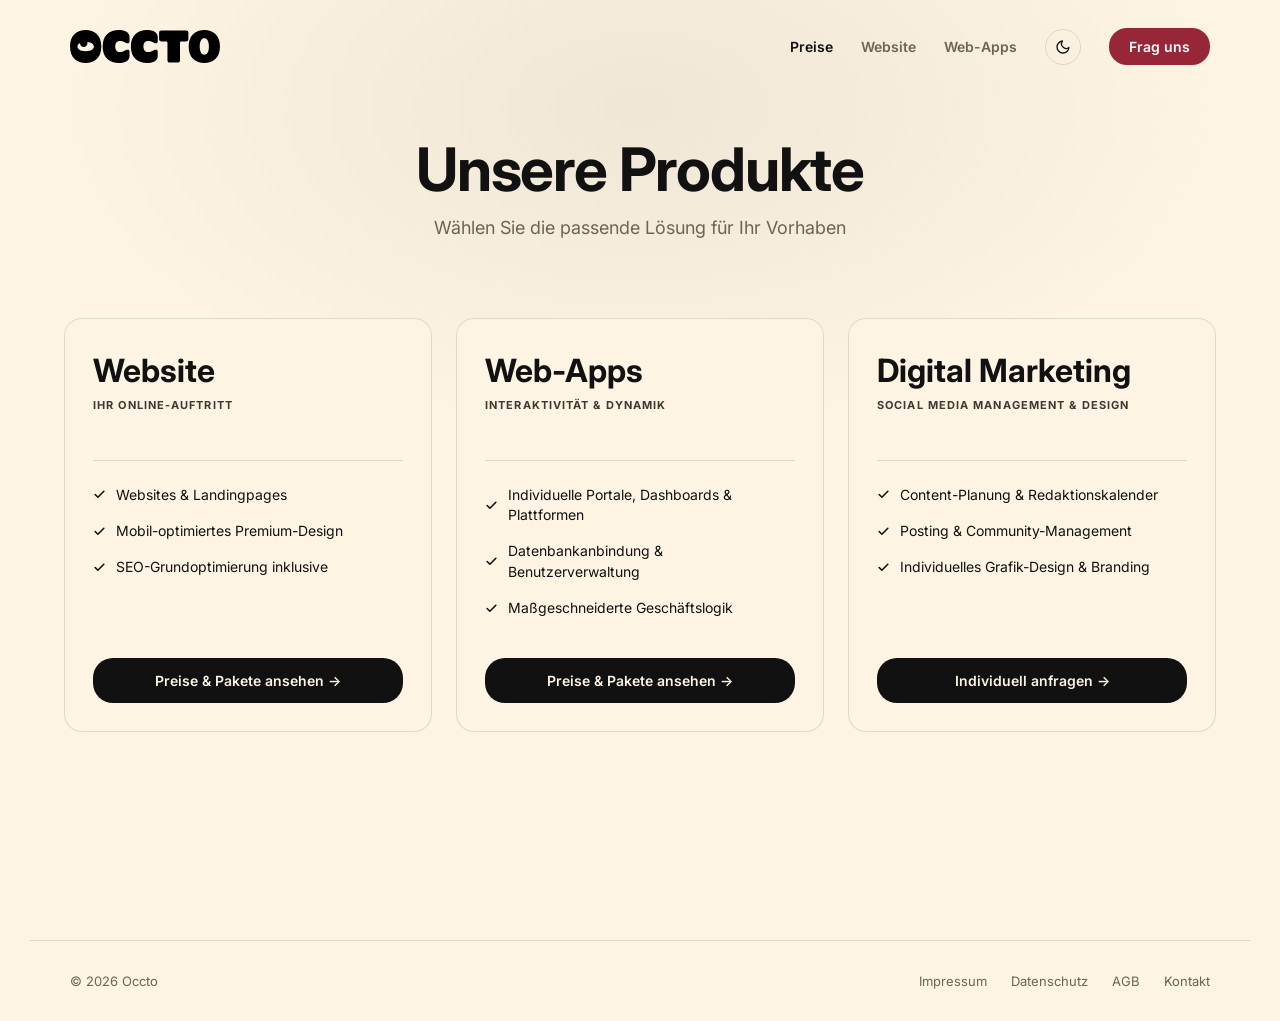
<file: index.html>
<!DOCTYPE html>
<html lang="de">

<head>
  <meta charset="UTF-8" />
  <script>
    if (localStorage.getItem('occto-theme') === 'dark') document.documentElement.setAttribute('data-theme', 'dark');
  </script>
  <meta name="viewport" content="width=device-width, initial-scale=1.0" />
  <title>Occto – Unsere Produkte</title>
  <link rel="preconnect" href="https://fonts.googleapis.com">
  <link rel="preconnect" href="https://fonts.gstatic.com" crossorigin>
  <link href="https://fonts.googleapis.com/css2?family=Inter:wght@400;500;600;700&display=swap" rel="stylesheet">
  <link rel="stylesheet" href="shared-assets/style.css?v=7">
  <style>
    .product-grid .plan-name {
      font-size: 32px;
    }

    .product-grid .card.pop {
      background: var(--card);
    }

    .hero-container {
      padding: 8px 24px;
    }

    @media(max-width:640px) {
      .hero-container {
        padding: 64px 16px 8px;
      }
    }
  </style>
</head>

<body class="clean">
  <section data-locked id="root">
    <div class="vignette"></div>
    <canvas class="particles" id="particles"></canvas>

    <header class="site-nav">
      <a href="index.html" aria-label="Occto Startseite">
        <img class="site-nav-logo logo-light" src="shared-assets/occto-logo-black.svg" alt="Occto" />
        <img class="site-nav-logo logo-dark" src="shared-assets/occto-logo-white.svg" alt="Occto" />
      </a>
      <button class="nav-burger" type="button" onclick="toggleMobileNav()" aria-label="Menü öffnen">
        <svg xmlns="http://www.w3.org/2000/svg" viewBox="0 0 24 24" fill="none" stroke="currentColor" stroke-width="2" stroke-linecap="round" stroke-linejoin="round"><line x1="3" y1="6" x2="21" y2="6" /><line x1="3" y1="12" x2="21" y2="12" /><line x1="3" y1="18" x2="21" y2="18" /></svg>
      </button>
      <nav class="site-nav-links" id="navLinks">
        <a href="index.html" class="nav-link is-active">Preise</a>
        <a href="product-website/" class="nav-link">Website</a>
        <a href="product-webapp/" class="nav-link">Web-Apps</a>
        <button class="theme-toggle" type="button" onclick="toggleTheme()" aria-label="Theme wechseln">
          <svg class="icon-sun" xmlns="http://www.w3.org/2000/svg" viewBox="0 0 24 24" fill="none" stroke="currentColor" stroke-width="2" stroke-linecap="round" stroke-linejoin="round"><circle cx="12" cy="12" r="4" /><path d="M12 2v2M12 20v2M4.93 4.93l1.41 1.41M17.66 17.66l1.41 1.41M2 12h2M20 12h2M6.34 17.66l-1.41 1.41M19.07 4.93l-1.41 1.41" /></svg>
          <svg class="icon-moon" xmlns="http://www.w3.org/2000/svg" viewBox="0 0 24 24" fill="none" stroke="currentColor" stroke-width="2" stroke-linecap="round" stroke-linejoin="round"><path d="M21 12.79A9 9 0 1 1 11.21 3 7 7 0 0 0 21 12.79Z" /></svg>
        </button>
        <button class="nav-cta" type="button" onclick="openContactModal()">Frag uns</button>
      </nav>
    </header>

    <div class="container hero-container"
      style="display: flex; flex-direction: column; min-height: calc(100vh - 160px); justify-content: center;">
      <div class="head" style="margin-bottom: 56px;">
        <h1 class="title">Unsere Produkte</h1>
        <p class="subtitle" style="opacity: 0; transform: translateY(8px); animation: sIn .6s ease .26s forwards;">
          Wählen Sie die passende Lösung für Ihr Vorhaben
        </p>
      </div>

      <div class="grid product-grid" id="grid">
        <!-- Webseiten Teaser -->
        <div class="card" style="animation-delay: 0.32s; display: flex; flex-direction: column;">
          <h3 class="plan-name">Website</h3>
          <p class="plan-concept">Ihr Online-Auftritt</p>

          <div class="divider"></div>

          <ul class="feat" style="margin-bottom: 40px;">
            <li>
              <span class="check">
                <svg xmlns="http://www.w3.org/2000/svg" viewBox="0 0 24 24" fill="none" stroke="currentColor"
                  stroke-width="3" stroke-linecap="round" stroke-linejoin="round" style="width: 13px; height: 13px;">
                  <polyline points="20 6 9 17 4 12" />
                </svg>
              </span>
              <span class="value">Websites &amp; Landingpages</span>
            </li>
            <li>
              <span class="check">
                <svg xmlns="http://www.w3.org/2000/svg" viewBox="0 0 24 24" fill="none" stroke="currentColor"
                  stroke-width="3" stroke-linecap="round" stroke-linejoin="round" style="width: 13px; height: 13px;">
                  <polyline points="20 6 9 17 4 12" />
                </svg>
              </span>
              <span class="value">Mobil-optimiertes Premium-Design</span>
            </li>
            <li>
              <span class="check">
                <svg xmlns="http://www.w3.org/2000/svg" viewBox="0 0 24 24" fill="none" stroke="currentColor"
                  stroke-width="3" stroke-linecap="round" stroke-linejoin="round" style="width: 13px; height: 13px;">
                  <polyline points="20 6 9 17 4 12" />
                </svg>
              </span>
              <span class="value">SEO-Grundoptimierung inklusive</span>
            </li>
          </ul>

          <a href="./product-website/" class="btn btn-primary">
            Preise &amp; Pakete ansehen &rarr;
          </a>
        </div>

        <!-- Web-Apps Teaser -->
        <div class="card" style="animation-delay: 0.4s; display: flex; flex-direction: column;">
          <h3 class="plan-name">Web-Apps</h3>
          <p class="plan-concept">Interaktivität &amp; Dynamik</p>

          <div class="divider"></div>

          <ul class="feat" style="margin-bottom: 40px;">
            <li>
              <span class="check">
                <svg xmlns="http://www.w3.org/2000/svg" viewBox="0 0 24 24" fill="none" stroke="currentColor"
                  stroke-width="3" stroke-linecap="round" stroke-linejoin="round" style="width: 13px; height: 13px;">
                  <polyline points="20 6 9 17 4 12" />
                </svg>
              </span>
              <span class="value">Individuelle Portale, Dashboards &amp; Plattformen</span>
            </li>
            <li>
              <span class="check">
                <svg xmlns="http://www.w3.org/2000/svg" viewBox="0 0 24 24" fill="none" stroke="currentColor"
                  stroke-width="3" stroke-linecap="round" stroke-linejoin="round" style="width: 13px; height: 13px;">
                  <polyline points="20 6 9 17 4 12" />
                </svg>
              </span>
              <span class="value">Datenbankanbindung &amp; Benutzerverwaltung</span>
            </li>
            <li>
              <span class="check">
                <svg xmlns="http://www.w3.org/2000/svg" viewBox="0 0 24 24" fill="none" stroke="currentColor"
                  stroke-width="3" stroke-linecap="round" stroke-linejoin="round" style="width: 13px; height: 13px;">
                  <polyline points="20 6 9 17 4 12" />
                </svg>
              </span>
              <span class="value">Maßgeschneiderte Geschäftslogik</span>
            </li>
          </ul>

          <a href="./product-webapp/" class="btn btn-primary">
            Preise &amp; Pakete ansehen &rarr;
          </a>
        </div>

        <!-- Digital Marketing Teaser -->
        <div class="card" style="animation-delay: 0.48s; display: flex; flex-direction: column;">
          <h3 class="plan-name">Digital Marketing</h3>
          <p class="plan-concept">Social Media Management &amp; Design</p>

          <div class="divider"></div>

          <ul class="feat" style="margin-bottom: 40px;">
            <li>
              <span class="check">
                <svg xmlns="http://www.w3.org/2000/svg" viewBox="0 0 24 24" fill="none" stroke="currentColor"
                  stroke-width="3" stroke-linecap="round" stroke-linejoin="round" style="width: 13px; height: 13px;">
                  <polyline points="20 6 9 17 4 12" />
                </svg>
              </span>
              <span class="value">Content-Planung &amp; Redaktionskalender</span>
            </li>
            <li>
              <span class="check">
                <svg xmlns="http://www.w3.org/2000/svg" viewBox="0 0 24 24" fill="none" stroke="currentColor"
                  stroke-width="3" stroke-linecap="round" stroke-linejoin="round" style="width: 13px; height: 13px;">
                  <polyline points="20 6 9 17 4 12" />
                </svg>
              </span>
              <span class="value">Posting &amp; Community-Management</span>
            </li>
            <li>
              <span class="check">
                <svg xmlns="http://www.w3.org/2000/svg" viewBox="0 0 24 24" fill="none" stroke="currentColor"
                  stroke-width="3" stroke-linecap="round" stroke-linejoin="round" style="width: 13px; height: 13px;">
                  <polyline points="20 6 9 17 4 12" />
                </svg>
              </span>
              <span class="value">Individuelles Grafik-Design &amp; Branding</span>
            </li>
          </ul>

          <button type="button" class="btn btn-primary" onclick="openContactModal()">
            Individuell anfragen &rarr;
          </button>
        </div>
      </div>
    </div>
  </section>

  <footer class="site-footer">
    <p class="footer-copy">&copy; 2026 Occto</p>
    <nav class="footer-links">
      <a href="impressum.html">Impressum</a>
      <a href="datenschutz.html">Datenschutz</a>
      <a href="agb.html">AGB</a>
      <button type="button" onclick="openContactModal()">Kontakt</button>
    </nav>
  </footer>

  <div class="modal-overlay" id="contactModal" hidden>
    <div class="modal-box" role="dialog" aria-modal="true" aria-labelledby="modalTitle">
      <button class="modal-close" id="modalClose" type="button" aria-label="Schließen">
        <svg xmlns="http://www.w3.org/2000/svg" viewBox="0 0 24 24" fill="none" stroke="currentColor" stroke-width="2" stroke-linecap="round" stroke-linejoin="round"><line x1="18" y1="6" x2="6" y2="18" /><line x1="6" y1="6" x2="18" y2="18" /></svg>
      </button>
      <h3 id="modalTitle">Jetzt anfragen</h3>
      <p class="modal-sub">Wir freuen uns auf Ihre Nachricht:</p>
      <div class="modal-contact">
        <p class="modal-name">Wesley Oliveira</p>
        <p class="modal-line"><span>Tel. oder WhatsApp:</span><a href="tel:+4917642772208">+49 176 42772208</a></p>
        <p class="modal-line"><span>E-Mail:</span><a href="mailto:wesley@occto.io">wesley@occto.io</a></p>
      </div>
    </div>
  </div>

  <script>
    // Contact modal
    const contactModal = document.getElementById("contactModal");
    const modalClose = document.getElementById("modalClose");
    function openContactModal() {
      contactModal.hidden = false;
    }
    function closeContactModal() {
      contactModal.hidden = true;
    }
    modalClose.addEventListener("click", closeContactModal);
    contactModal.addEventListener("click", e => {
      if (e.target === contactModal) closeContactModal();
    });
    document.addEventListener("keydown", e => {
      if (e.key === "Escape" && !contactModal.hidden) closeContactModal();
    });

    // Theme toggle
    function toggleTheme() {
      const html = document.documentElement;
      if (html.getAttribute("data-theme") === "dark") {
        html.removeAttribute("data-theme");
        localStorage.setItem("occto-theme", "light");
      } else {
        html.setAttribute("data-theme", "dark");
        localStorage.setItem("occto-theme", "dark");
      }
    }

    // Mobile nav
    function toggleMobileNav() {
      document.getElementById("navLinks").classList.toggle("is-open");
    }
    document.addEventListener("click", e => {
      const nav = document.getElementById("navLinks");
      const burger = document.querySelector(".nav-burger");
      if (nav.classList.contains("is-open") && !nav.contains(e.target) && !burger.contains(e.target)) {
        nav.classList.remove("is-open");
      }
    });

    // Reveal animations
    requestAnimationFrame(() => document.getElementById("root").classList.add("is-ready"));

    // Star background
    (function () {
      const canvas = document.getElementById("particles");
      const ctx = canvas.getContext("2d");
      function size() {
        const r = canvas.parentElement.getBoundingClientRect();
        const dpr = Math.min(window.devicePixelRatio || 1, 2);
        canvas.width = Math.floor(r.width * dpr);
        canvas.height = Math.floor(r.height * dpr);
        canvas.style.width = r.width + "px";
        canvas.style.height = r.height + "px";
        ctx.setTransform(dpr, 0, 0, dpr, 0, 0);
      }
      let stars = [], raf = 0;
      const make = (w, h) => ({
        x: Math.random() * w, y: Math.random() * h,
        r: Math.random() * 1.1 + 0.6,
        min: Math.random() * 0.15 + 0.1,
        max: Math.random() * 0.45 + 0.5,
        speed: Math.random() * 0.6 + 0.3,
        phase: Math.random() * Math.PI * 2
      });
      function init() {
        const w = canvas.width / (window.devicePixelRatio || 1);
        const h = canvas.height / (window.devicePixelRatio || 1);
        const count = Math.floor((w * h) / 6000);
        stars = [];
        for (let i = 0; i < count; i++) stars.push(make(w, h));
      }
      function draw(t) {
        const w = canvas.width / (window.devicePixelRatio || 1);
        const h = canvas.height / (window.devicePixelRatio || 1);
        ctx.clearRect(0, 0, w, h);
        const rgb = document.documentElement.getAttribute("data-theme") === "dark" ? "240,240,242" : "17,17,17";
        stars.forEach(s => {
          const o = s.min + (s.max - s.min) * (0.5 + 0.5 * Math.sin(t * 0.001 * s.speed + s.phase));
          ctx.fillStyle = `rgba(${rgb},${o})`;
          ctx.beginPath();
          ctx.arc(s.x, s.y, s.r, 0, Math.PI * 2);
          ctx.fill();
        });
        raf = requestAnimationFrame(draw);
      }
      size(); init(); requestAnimationFrame(draw);
      new ResizeObserver(() => { size(); init(); }).observe(canvas.parentElement);
    })();
  </script>
</body>

</html>
</file>
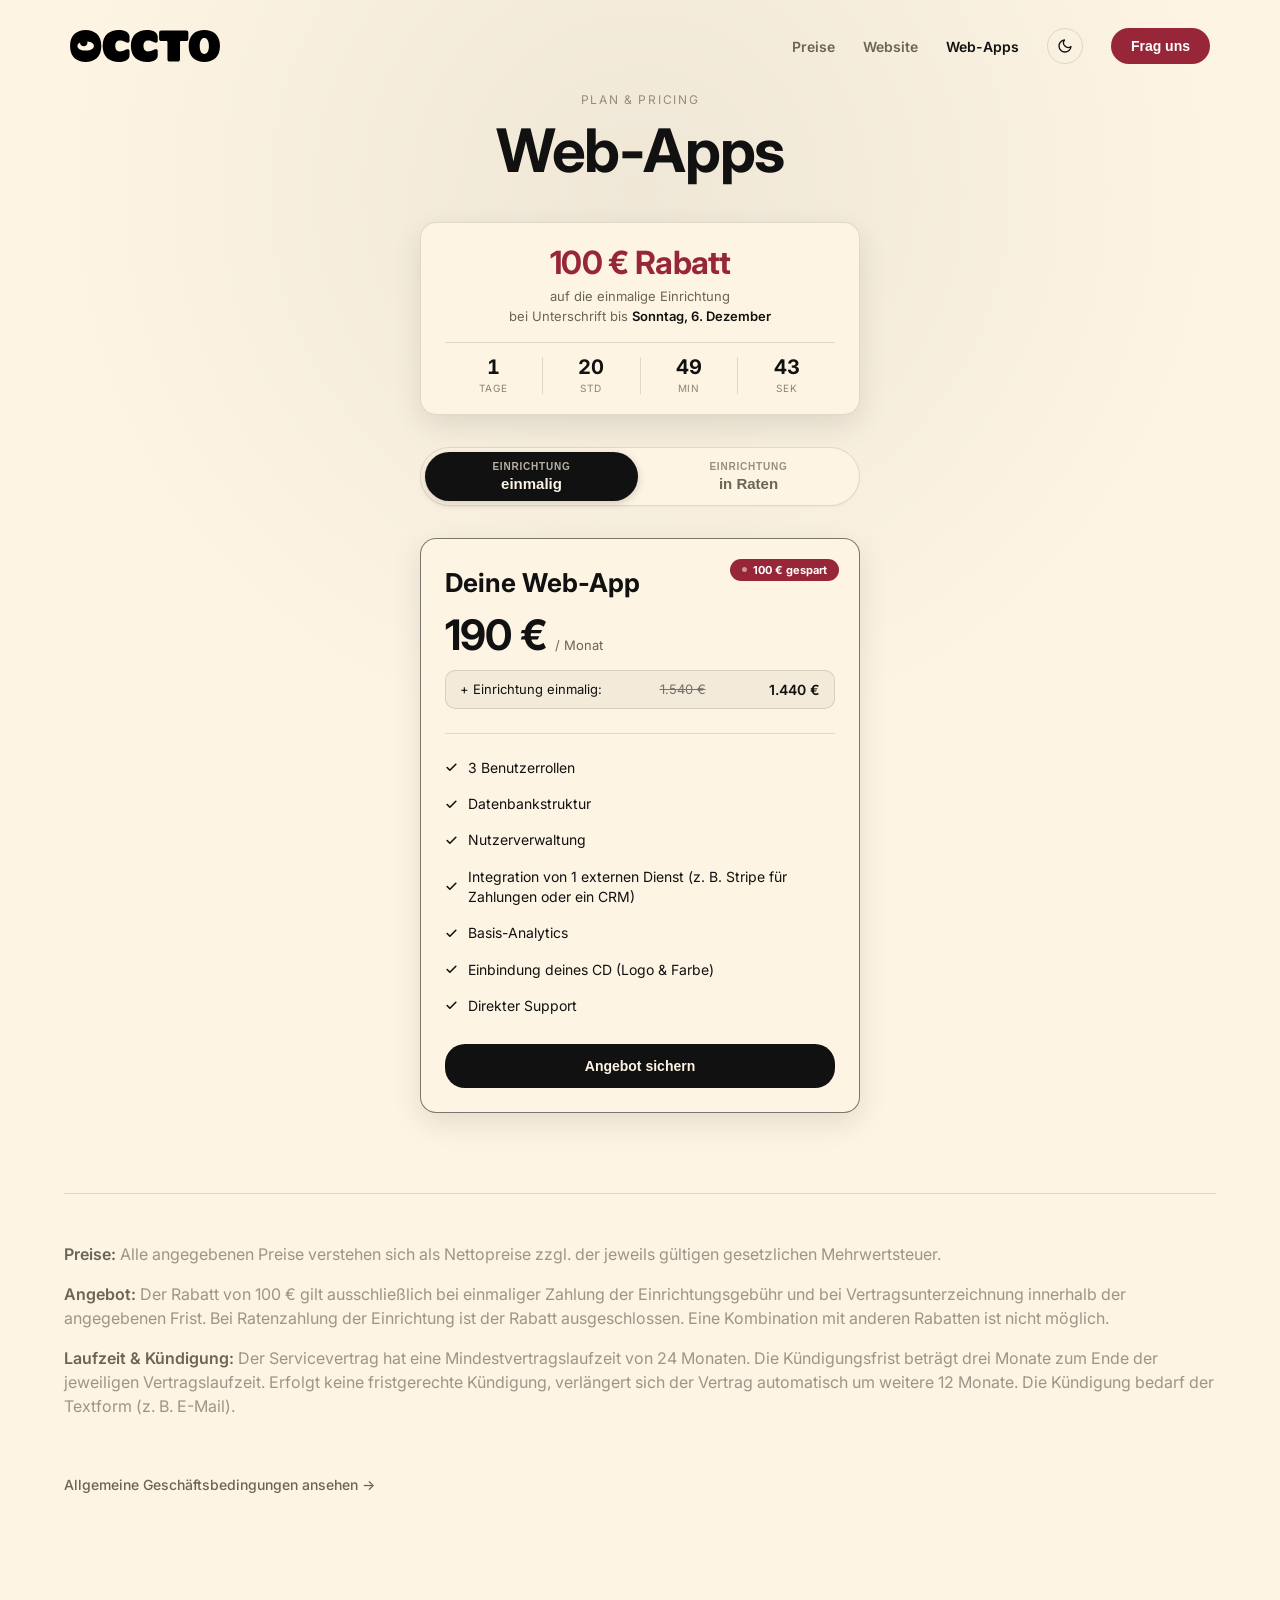
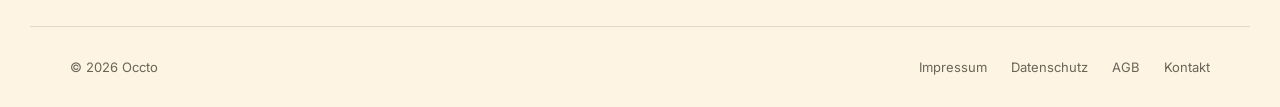
<file: product-webapp/index.html>
<!DOCTYPE html>
<html lang="de">

<head>
  <meta charset="UTF-8" />
  <script>
    if (localStorage.getItem('occto-theme') === 'dark') document.documentElement.setAttribute('data-theme', 'dark');
  </script>
  <meta name="viewport" content="width=device-width, initial-scale=1.0" />
  <title>Occto – Pricing</title>
  <link rel="preconnect" href="https://fonts.googleapis.com">
  <link rel="preconnect" href="https://fonts.gstatic.com" crossorigin>
  <link href="https://fonts.googleapis.com/css2?family=Inter:wght@400;500;600;700&display=swap" rel="stylesheet">
  <link rel="stylesheet" href="../shared-assets/style.css?v=4">
  <style>
    .grid.grid-single { grid-template-columns: 1fr; max-width: 420px; }
    .accent { color: #972738; }
    [data-theme="dark"] .accent { color: #e0607a; }
    .offer-head .title { margin-bottom: 28px; }
    .deal {
      max-width: 400px;
      margin: 0 auto 36px;
      padding: 20px 22px 16px;
      border-radius: 16px;
      background: var(--card);
      border: 1px solid var(--border);
      box-shadow: var(--shadow-pop);
      opacity: 0;
      transform: translateY(8px);
    }
    .is-ready .deal { animation: sIn .6s ease .26s forwards; }
    .deal-amount {
      font-size: clamp(26px, 5vw, 32px);
      font-weight: 700;
      letter-spacing: -.02em;
      line-height: 1;
      color: #972738;
    }
    [data-theme="dark"] .deal-amount { color: #e0607a; }
    .deal-text {
      margin: 8px 0 0;
      font-size: 13px;
      line-height: 1.5;
      color: var(--muted);
    }
    .deal-text { text-wrap: balance; }
    .deal-text b { color: var(--text); font-weight: 600; white-space: nowrap; }
    .countdown {
      display: flex;
      justify-content: center;
      margin-top: 16px;
      padding-top: 14px;
      border-top: 1px solid var(--border);
    }
    .countdown div { flex: 1; max-width: 90px; text-align: center; }
    .countdown div + div { border-left: 1px solid var(--border); }
    .countdown b {
      display: block;
      font-size: 20px;
      font-weight: 700;
      line-height: 1;
      font-variant-numeric: tabular-nums;
    }
    .countdown span {
      display: block;
      margin-top: 5px;
      font-size: 10px;
      text-transform: uppercase;
      letter-spacing: .08em;
      color: var(--muted-soft);
    }
    .countdown[hidden] { display: none; }
    .offer-head .toggle-wrap { margin-bottom: 8px; }
    /* Popup auf der Angebotsseite größer */
    .modal-box { max-width: 480px; padding: 48px 40px 40px; }
    .modal-box h3 { font-size: 30px; }
    .modal-sub { font-size: 16px; margin-bottom: 24px; }
    .modal-contact { padding: 26px; }
    .modal-name { font-size: 19px; margin-bottom: 18px; }
    .modal-line { font-size: 18px; }
    .modal-line span { font-size: 14px; }
    .wa-btn {
      display: flex;
      align-items: center;
      justify-content: center;
      gap: 10px;
      width: 100%;
      margin-bottom: 16px;
      padding: 16px 20px;
      border-radius: 9999px;
      background: #25d366;
      color: #fff;
      font-size: 17px;
      font-weight: 700;
      text-decoration: none;
      box-shadow: 0 6px 18px rgba(37, 211, 102, .3);
      transition: filter .15s ease, transform .15s ease;
    }
    .wa-btn:hover { filter: brightness(.95); transform: translateY(-1px); }
    .wa-btn svg { width: 22px; height: 22px; flex-shrink: 0; }
    @media (max-width: 480px) {
      .modal-box { padding: 40px 22px 26px; }
      .modal-box h3 { font-size: 26px; }
      .modal-line { font-size: 17px; }
    }
    .old-price { text-decoration: line-through; opacity: .55; margin-right: 6px; }
    @media (max-width: 480px) {
      .deal { padding: 18px 16px 14px; }
      .countdown b { font-size: 18px; }
      .toggle.toggle-segmented button { min-width: 116px; padding: 8px 16px; font-size: 14px; }
    }

    /* Einheitliche Spalte: Angebotsbox, Umschalter und Karte gleich breit */
    :root { --offer-w: 440px; --offer-gap: 32px; }
    .offer-head { margin-bottom: var(--offer-gap); }
    .offer-head .title { margin-bottom: 40px; }
    .deal,
    .offer-head .toggle-wrap,
    .grid.grid-single {
      width: 100%;
      max-width: var(--offer-w);
      margin-left: auto;
      margin-right: auto;
    }
    .deal { margin-bottom: var(--offer-gap); padding: 24px 24px 20px; }
    .offer-head .toggle-wrap { margin-bottom: 0; }
    .offer-head .toggle.toggle-segmented { display: flex; width: 100%; }
    .offer-head .toggle.toggle-segmented button { flex: 1; min-width: 0; justify-content: center; }
    .countdown div { max-width: none; }

    /* Karte ohne Vergrößerung, damit sie exakt so breit ist wie Box und Umschalter */
    .grid.grid-single .card.pop { transform: none; }
    .grid.grid-single .card.pop.is-anim { animation-name: fadeUp; }
    .grid.grid-single .card.pop:hover { transform: translateY(-2px); }
    .grid.grid-single .card { padding: 28px 24px 24px; }
    .grid.grid-single .badge { top: 20px; right: 20px; }
    .grid.grid-single .plan-name { padding-right: 130px; margin-bottom: 16px; }

    @media (max-width: 640px) {
      :root { --offer-gap: 24px; }
      .offer-head .title { font-size: clamp(34px, 10vw, 44px); margin-bottom: 28px; }
      .deal { padding: 20px 16px 16px; }
      .grid.grid-single .card { padding: 24px 18px 20px; }
      .grid.grid-single .badge { top: 16px; right: 16px; }
      .grid.grid-single .plan-name { padding-right: 0; margin-top: 28px; }
      .section-divider { margin-top: 48px; }
    }
  </style>
  <style>
    .legal-footer {
      border-top: none;
      padding-top: 0;
    }
    .legal {
      border-top: none;
      padding-top: 0;
    }
  </style>
</head>

<body>
  <section data-locked id="root">
    <div class="vignette"></div>
    <canvas class="particles" id="particles"></canvas>

    <header class="site-nav">
      <a href="../index.html" aria-label="Occto Startseite">
        <img class="site-nav-logo logo-light" src="../shared-assets/occto-logo-black.svg" alt="Occto" />
        <img class="site-nav-logo logo-dark" src="../shared-assets/occto-logo-white.svg" alt="Occto" />
      </a>
      <button class="nav-burger" type="button" onclick="toggleMobileNav()" aria-label="Menü öffnen">
        <svg xmlns="http://www.w3.org/2000/svg" viewBox="0 0 24 24" fill="none" stroke="currentColor" stroke-width="2" stroke-linecap="round" stroke-linejoin="round"><line x1="3" y1="6" x2="21" y2="6" /><line x1="3" y1="12" x2="21" y2="12" /><line x1="3" y1="18" x2="21" y2="18" /></svg>
      </button>
      <nav class="site-nav-links" id="navLinks">
        <a href="../index.html" class="nav-link">Preise</a>
        <a href="../product-website/" class="nav-link">Website</a>
        <a href="../product-webapp/" class="nav-link is-active">Web-Apps</a>
        <button class="theme-toggle" type="button" onclick="toggleTheme()" aria-label="Theme wechseln">
          <svg class="icon-sun" xmlns="http://www.w3.org/2000/svg" viewBox="0 0 24 24" fill="none" stroke="currentColor" stroke-width="2" stroke-linecap="round" stroke-linejoin="round"><circle cx="12" cy="12" r="4" /><path d="M12 2v2M12 20v2M4.93 4.93l1.41 1.41M17.66 17.66l1.41 1.41M2 12h2M20 12h2M6.34 17.66l-1.41 1.41M19.07 4.93l-1.41 1.41" /></svg>
          <svg class="icon-moon" xmlns="http://www.w3.org/2000/svg" viewBox="0 0 24 24" fill="none" stroke="currentColor" stroke-width="2" stroke-linecap="round" stroke-linejoin="round"><path d="M21 12.79A9 9 0 1 1 11.21 3 7 7 0 0 0 21 12.79Z" /></svg>
        </button>
        <button class="nav-cta" type="button" onclick="openContactModal()">Frag uns</button>
      </nav>
    </header>

    <div class="container">
      <div class="head offer-head">
        <p class="kicker" id="offerKicker">Plan &amp; Pricing</p>
        <h1 class="title">Web-Apps</h1>
        <div class="deal">
          <div class="deal-amount" id="dealAmount">&nbsp;</div>
          <p class="deal-text" id="offerSub">&nbsp;</p>
          <div class="countdown" id="countdown">
            <div><b id="cdD">0</b><span>Tage</span></div>
            <div><b id="cdH">00</b><span>Std</span></div>
            <div><b id="cdM">00</b><span>Min</span></div>
            <div><b id="cdS">00</b><span>Sek</span></div>
          </div>
        </div>
        <div class="toggle-wrap">
          <div class="toggle toggle-segmented" role="tablist">
            <button id="btnSeparate" class="active" type="button"><small>Einrichtung</small>einmalig</button>
            <button id="btnIncluded" type="button"><small>Einrichtung</small>in Raten</button>
          </div>
        </div>
      </div>

      <div class="grid grid-single" id="grid"></div>

      <hr class="section-divider">

      <div class="legal">
        <p><b>Preise:</b> Alle angegebenen Preise verstehen sich als Nettopreise zzgl. der jeweils gültigen gesetzlichen
          Mehrwertsteuer.</p>
        <p><b>Angebot:</b> Der Rabatt von 100&nbsp;€ gilt ausschließlich bei einmaliger Zahlung der Einrichtungsgebühr
          und bei Vertragsunterzeichnung innerhalb der angegebenen Frist. Bei Ratenzahlung der Einrichtung ist der Rabatt
          ausgeschlossen. Eine Kombination mit anderen Rabatten ist nicht möglich.</p>
        <p><b>Laufzeit & Kündigung:</b> Der Servicevertrag hat eine
          Mindestvertragslaufzeit von 24 Monaten. Die Kündigungsfrist beträgt drei Monate zum Ende der jeweiligen
          Vertragslaufzeit. Erfolgt keine fristgerechte Kündigung, verlängert sich der Vertrag automatisch um weitere 12
          Monate. Die Kündigung bedarf der Textform (z.&nbsp;B. E-Mail).</p>

        <div class="legal-footer">
          <a href="../agb.html">Allgemeine Geschäftsbedingungen ansehen &rarr;</a>
        </div>
      </div>
    </div>
  </section>

  <footer class="site-footer">
    <p class="footer-copy">&copy; 2026 Occto</p>
    <nav class="footer-links">
      <a href="../impressum.html">Impressum</a>
      <a href="../datenschutz.html">Datenschutz</a>
      <a href="../agb.html">AGB</a>
      <button type="button" onclick="openContactModal()">Kontakt</button>
    </nav>
  </footer>

  <div class="modal-overlay" id="contactModal" hidden>
    <div class="modal-box" role="dialog" aria-modal="true" aria-labelledby="modalTitle">
      <button class="modal-close" id="modalClose" type="button" aria-label="Schließen">
        <svg xmlns="http://www.w3.org/2000/svg" viewBox="0 0 24 24" fill="none" stroke="currentColor" stroke-width="2" stroke-linecap="round" stroke-linejoin="round"><line x1="18" y1="6" x2="6" y2="18" /><line x1="6" y1="6" x2="18" y2="18" /></svg>
      </button>
      <h3 id="modalTitle">Jetzt anfragen</h3>
      <p class="modal-sub">Schreib uns direkt auf WhatsApp, wir melden uns schnell bei dir.</p>
      <a class="wa-btn" id="waBtn" href="https://wa.me/4917642772208" target="_blank" rel="noopener">
        <svg viewBox="0 0 24 24" fill="currentColor" aria-hidden="true"><path d="M17.47 14.38c-.3-.15-1.76-.87-2.03-.97-.27-.1-.47-.15-.67.15-.2.3-.77.97-.94 1.17-.17.2-.35.22-.64.07-.3-.15-1.26-.46-2.4-1.48-.89-.79-1.49-1.77-1.66-2.07-.17-.3-.02-.46.13-.61.13-.13.3-.35.45-.52.15-.17.2-.3.3-.5.1-.2.05-.37-.02-.52-.08-.15-.67-1.62-.92-2.22-.24-.58-.49-.5-.67-.51h-.57c-.2 0-.52.07-.79.37-.27.3-1.04 1.02-1.04 2.48 0 1.46 1.07 2.88 1.21 3.07.15.2 2.1 3.2 5.08 4.49.71.31 1.26.49 1.69.63.71.23 1.36.2 1.87.12.57-.09 1.76-.72 2.01-1.41.25-.7.25-1.29.17-1.41-.07-.13-.27-.2-.57-.35zM12.05 21.5h-.01a9.4 9.4 0 0 1-4.8-1.31l-.34-.2-3.57.93.95-3.48-.22-.36a9.42 9.42 0 0 1-1.44-5.02c0-5.2 4.23-9.43 9.44-9.43a9.37 9.37 0 0 1 6.67 2.77 9.37 9.37 0 0 1 2.76 6.67c0 5.2-4.24 9.43-9.44 9.43zm8.03-17.46A11.28 11.28 0 0 0 12.05.72C5.8.72.7 5.8.7 12.07c0 2 .52 3.95 1.52 5.67L.6 23.28l5.67-1.49a11.33 11.33 0 0 0 5.78 1.47h.01c6.26 0 11.35-5.09 11.35-11.35 0-3.03-1.18-5.88-3.33-8.03z"/></svg>
        Schreib uns auf WhatsApp
      </a>
      <div class="modal-contact">
        <p class="modal-name">Wesley Oliveira</p>
        <p class="modal-line"><span>Tel. oder WhatsApp:</span><a href="tel:+4917642772208">+49 176 42772208</a></p>
        <p class="modal-line"><span>E-Mail:</span><a href="mailto:wesley@occto.io">wesley@occto.io</a></p>
      </div>
    </div>
  </div>

  <script>
    // CHECK SVG icon
    const ICON_CHECK = '<svg xmlns="http://www.w3.org/2000/svg" viewBox="0 0 24 24" fill="none" stroke="currentColor" stroke-width="3" stroke-linecap="round" stroke-linejoin="round"><polyline points="20 6 9 17 4 12"/></svg>';

    const plans = [
      {
        id: "business",
        name: "Deine Web-App",
        monthly: 190,
        setupAmount: 1540,
        features: [
          "3 Benutzerrollen",
          "Datenbankstruktur",
          "Nutzerverwaltung",
          "Integration von 1 externen Dienst (z. B. Stripe für Zahlungen oder ein CRM)",
          "Basis-Analytics",
          "Einbindung deines CD (Logo & Farbe)",
          "Direkter Support",
        ],
        cta: "Jetzt anfragen",
        highlighted: true,
      },
    ];

    // Angebotsfrist: verlängert sich automatisch jede Woche bis Sonntag 23:59 (ab OFFER_FIRST_END).
    // Pro Kunde feste Frist per URL möglich, z. B. product-webapp/?bis=2026-10-15 (läuft dann regulär ab).
    const OFFER_FIRST_END = "2026-10-04";
    const OFFER_DISCOUNT = 100;
    const fixedEndParam = (() => {
      const param = new URLSearchParams(location.search).get("bis");
      return /^\d{4}-\d{2}-\d{2}$/.test(param || "") ? param : null;
    })();
    function computeOfferEnd() {
      if (fixedEndParam) return new Date(`${fixedEndParam}T23:59:59`);
      const end = new Date(`${OFFER_FIRST_END}T23:59:59`);
      while (end.getTime() < Date.now()) end.setDate(end.getDate() + 7);
      return end;
    }
    let offerEnd = computeOfferEnd();
    const offerActive = () => Date.now() <= offerEnd.getTime();

    // Bei "Einrichtung in Raten" wird die Einrichtung auf die Mindestlaufzeit verteilt (auf volle Euro aufgerundet)
    const SETUP_INSTALLMENT_MONTHS = 24;

    // "separate" | "included"
    let setupMode = "separate";

    const fmtEUR = (n) => new Intl.NumberFormat("de-DE", { style: "currency", currency: "EUR", maximumFractionDigits: 0 }).format(n);
    // Ratenzahlung: feste Einrichtung von INSTALLMENT_SETUP auf die Mindestlaufzeit verteilt (1.440 € / 24 = 60 €)
    const INSTALLMENT_SETUP = 1440;
    const monthlyWithSetup = (p) => p.monthly + Math.round(INSTALLMENT_SETUP / SETUP_INSTALLMENT_MONTHS);

    function render() {
      const grid = document.getElementById("grid");
      grid.innerHTML = "";
      const active = offerActive();
      plans.forEach((p, i) => {
        const featHtml = p.features.map(f =>
          `<li>
             <span class="check">${ICON_CHECK}</span>
             <span class="value">${f}</span>
           </li>`
        ).join("");

        const discounted = active && setupMode === "separate";
        const setup = discounted ? p.setupAmount - OFFER_DISCOUNT : p.setupAmount;
        let price, setupHtml;
        if (setupMode === "included") {
          price = monthlyWithSetup(p);
          setupHtml = "";
        } else {
          price = p.monthly;
          const old = discounted ? `<span class="old-price">${fmtEUR(p.setupAmount)}</span>` : "";
          setupHtml = `<div class="setup">+ Einrichtung einmalig: ${old}<b>${fmtEUR(setup)}</b></div>`;
        }
        const badge = discounted ? `<div class="badge"><span class="dot"></span>${fmtEUR(OFFER_DISCOUNT)} gespart</div>` : "";

        const html = `
        <div class="card pop is-anim" style="animation-delay:${0.32 + i * 0.08}s">
          ${badge}
          <h3 class="plan-name">${p.name}</h3>

          <div class="price-row">
            <span class="price">${fmtEUR(price)}</span>
            <span class="price-unit">/ Monat</span>
          </div>
          ${setupHtml}

          <div class="divider"></div>

          <ul class="feat">${featHtml}</ul>

          <button class="btn btn-primary" type="button" onclick="openContactModal()">
            ${discounted ? "Angebot sichern" : p.cta}
          </button>
        </div>`;
        grid.insertAdjacentHTML("beforeend", html);
      });
    }

    const fmtDate = (d) => d.toLocaleDateString("de-DE", { weekday: "long", day: "numeric", month: "long" });

    function renderCountdown() {
      if (!fixedEndParam && offerEnd.getTime() < Date.now()) {
        offerEnd = computeOfferEnd();
        render();
      }
      const ms = offerEnd.getTime() - Date.now();
      if (ms < 0) {
        
        document.getElementById("dealAmount").textContent = "Angebot beendet";
        document.getElementById("offerSub").textContent = `Das Angebot lief bis ${fmtDate(offerEnd)}. Es gelten die regulären Preise.`;
        document.getElementById("countdown").hidden = true;
        return false;
      }
      const pad = (n) => String(n).padStart(2, "0");
      document.getElementById("dealAmount").textContent = `${fmtEUR(OFFER_DISCOUNT)} Rabatt`;
      document.getElementById("offerSub").innerHTML = `auf die einmalige Einrichtung<br>bei Unterschrift bis <b>${fmtDate(offerEnd)}</b>`;
      document.getElementById("cdD").textContent = Math.floor(ms / 86400000);
      document.getElementById("cdH").textContent = pad(Math.floor(ms / 3600000) % 24);
      document.getElementById("cdM").textContent = pad(Math.floor(ms / 60000) % 60);
      document.getElementById("cdS").textContent = pad(Math.floor(ms / 1000) % 60);
      return true;
    }
    renderCountdown();
    const offerTimer = setInterval(() => {
      if (!renderCountdown()) { clearInterval(offerTimer); render(); }
    }, 1000);

    const btnS = document.getElementById("btnSeparate");
    const btnI = document.getElementById("btnIncluded");
    function setSetupMode(mode, btn) {
      setupMode = mode;
      [btnS, btnI].forEach(b => b.classList.toggle("active", b === btn));
      render();
    }
    btnS.addEventListener("click", () => setSetupMode("separate", btnS));
    btnI.addEventListener("click", () => setSetupMode("included", btnI));

    render();

    // After entrance animation, clear it so CSS hover transform can take over
    document.getElementById("grid").addEventListener("animationend", e => {
      const el = e.target;
      if (el.classList.contains("pop")) {
        el.style.animation = "none";
        el.style.opacity = "1";
      }
    });

    // Theme toggle
    function toggleTheme() {
      const html = document.documentElement;
      if (html.getAttribute("data-theme") === "dark") {
        html.removeAttribute("data-theme");
        localStorage.setItem("occto-theme", "light");
      } else {
        html.setAttribute("data-theme", "dark");
        localStorage.setItem("occto-theme", "dark");
      }
    }

    // Mobile nav
    function toggleMobileNav() {
      document.getElementById("navLinks").classList.toggle("is-open");
    }
    document.addEventListener("click", e => {
      const nav = document.getElementById("navLinks");
      const burger = document.querySelector(".nav-burger");
      if (nav.classList.contains("is-open") && !nav.contains(e.target) && !burger.contains(e.target)) {
        nav.classList.remove("is-open");
      }
    });

    // Reveal animations
    requestAnimationFrame(() => document.getElementById("root").classList.add("is-ready"));

    // Star background
    (function () {
      const canvas = document.getElementById("particles");
      const ctx = canvas.getContext("2d");
      function size() {
        const r = canvas.parentElement.getBoundingClientRect();
        const dpr = Math.min(window.devicePixelRatio || 1, 2);
        canvas.width = Math.floor(r.width * dpr);
        canvas.height = Math.floor(r.height * dpr);
        canvas.style.width = r.width + "px";
        canvas.style.height = r.height + "px";
        ctx.setTransform(dpr, 0, 0, dpr, 0, 0);
      }
      let stars = [], raf = 0;
      const make = (w, h) => ({
        x: Math.random() * w, y: Math.random() * h,
        r: Math.random() * 1.1 + 0.6,
        min: Math.random() * 0.15 + 0.1,
        max: Math.random() * 0.45 + 0.5,
        speed: Math.random() * 0.6 + 0.3,
        phase: Math.random() * Math.PI * 2
      });
      function init() {
        const w = canvas.width / (window.devicePixelRatio || 1);
        const h = canvas.height / (window.devicePixelRatio || 1);
        const count = Math.floor((w * h) / 6000);
        stars = [];
        for (let i = 0; i < count; i++) stars.push(make(w, h));
      }
      function draw(t) {
        const w = canvas.width / (window.devicePixelRatio || 1);
        const h = canvas.height / (window.devicePixelRatio || 1);
        ctx.clearRect(0, 0, w, h);
        const rgb = document.documentElement.getAttribute("data-theme") === "dark" ? "240,240,242" : "17,17,17";
        stars.forEach(s => {
          const o = s.min + (s.max - s.min) * (0.5 + 0.5 * Math.sin(t * 0.001 * s.speed + s.phase));
          ctx.fillStyle = `rgba(${rgb},${o})`;
          ctx.beginPath();
          ctx.arc(s.x, s.y, s.r, 0, Math.PI * 2);
          ctx.fill();
        });
        raf = requestAnimationFrame(draw);
      }
      size(); init(); requestAnimationFrame(draw);
      new ResizeObserver(() => { size(); init(); }).observe(canvas.parentElement);
    })();

    // Contact modal
    const contactModal = document.getElementById("contactModal");
    const modalClose = document.getElementById("modalClose");
    function openContactModal() {
      const option = setupMode === "included" ? "Einrichtung in Raten" : "Einrichtung einmalig";
      const text = `Hallo Wesley, ich interessiere mich für eine Web-App (${option}).`;
      document.getElementById("waBtn").href = `https://wa.me/4917642772208?text=${encodeURIComponent(text)}`;
      contactModal.hidden = false;
    }
    function closeContactModal() {
      contactModal.hidden = true;
    }
    modalClose.addEventListener("click", closeContactModal);
    contactModal.addEventListener("click", e => {
      if (e.target === contactModal) closeContactModal();
    });
    document.addEventListener("keydown", e => {
      if (e.key === "Escape" && !contactModal.hidden) closeContactModal();
    });
  </script>
</body>

</html>
</file>
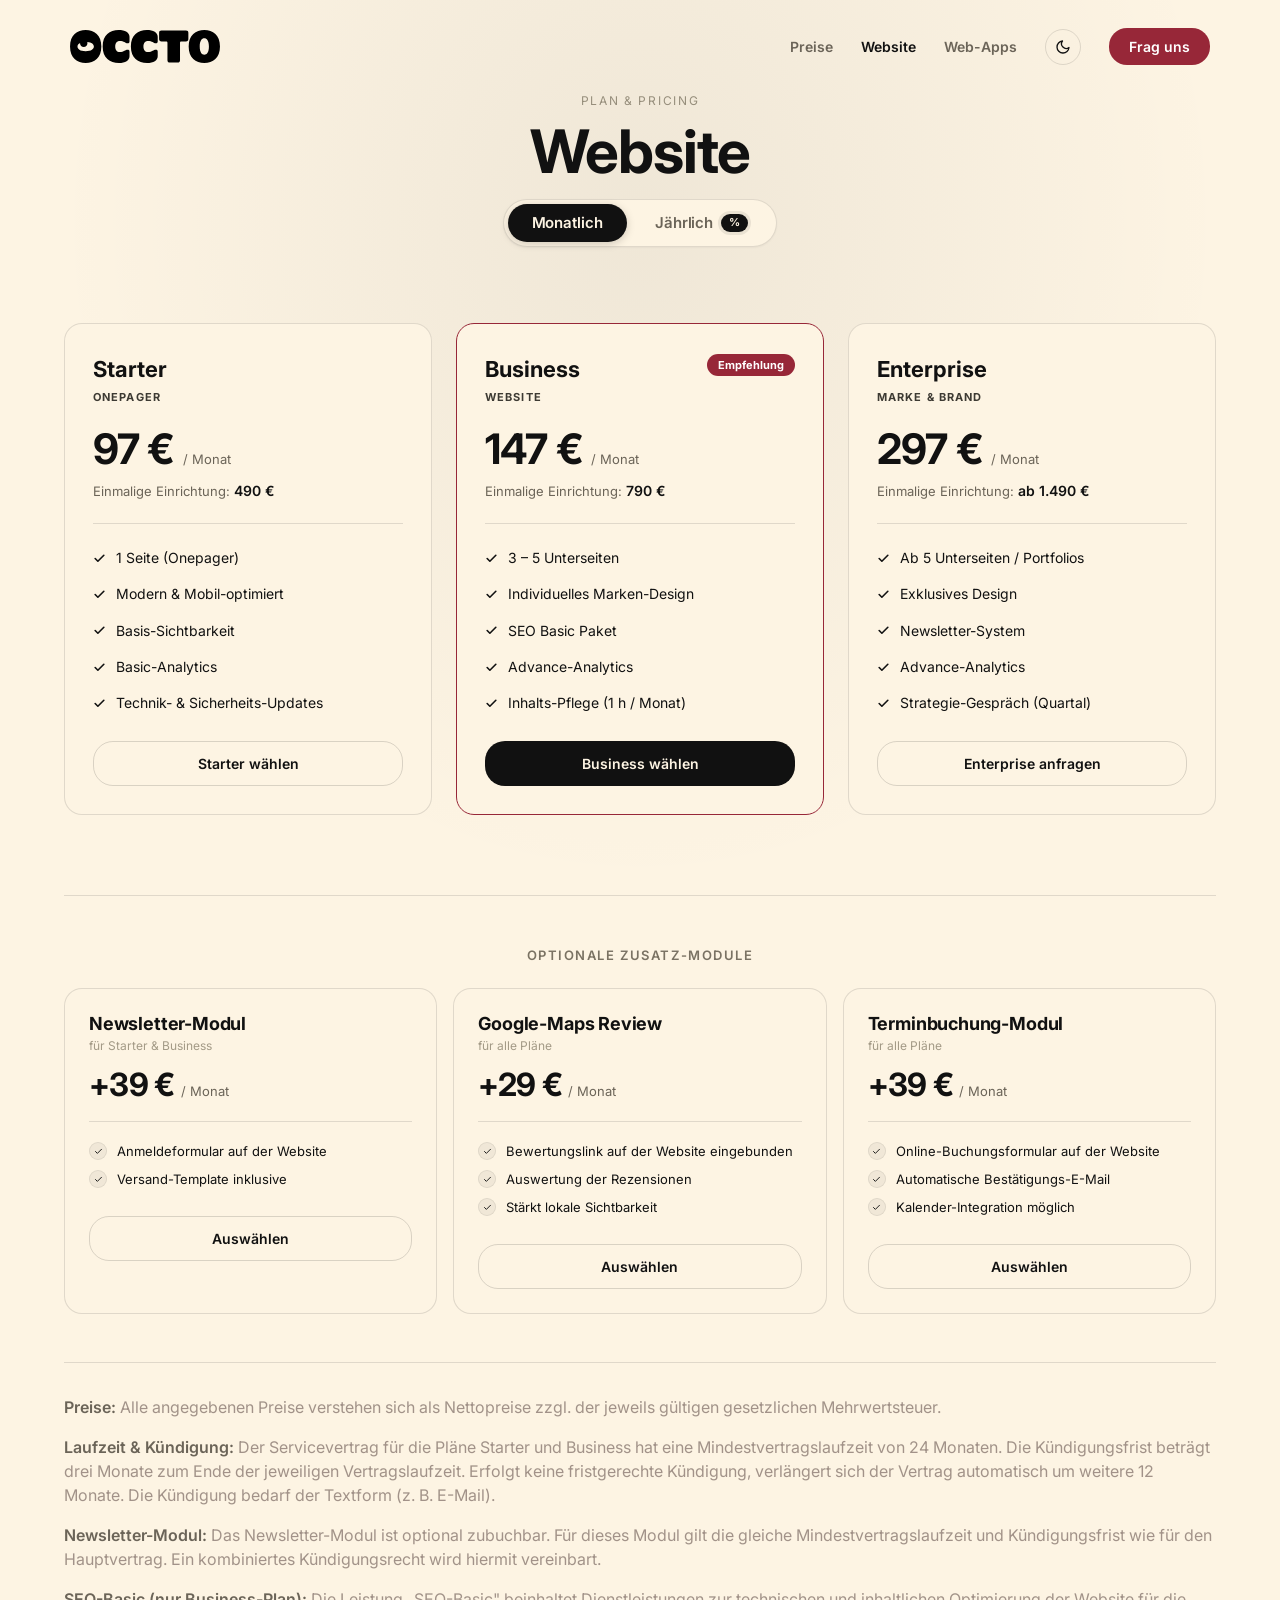
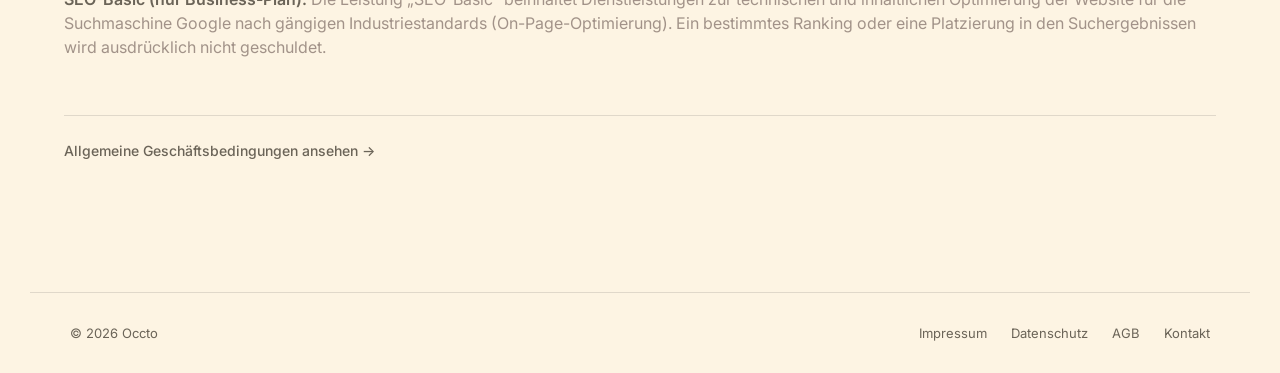
<file: product-website/index.html>
<!DOCTYPE html>
<html lang="de">

<head>
  <meta charset="UTF-8" />
  <script>
    if (localStorage.getItem('occto-theme') === 'dark') document.documentElement.setAttribute('data-theme', 'dark');
  </script>
  <meta name="viewport" content="width=device-width, initial-scale=1.0" />
  <title>Occto – Pricing</title>
  <link rel="preconnect" href="https://fonts.googleapis.com">
  <link rel="preconnect" href="https://fonts.gstatic.com" crossorigin>
  <link href="https://fonts.googleapis.com/css2?family=Inter:wght@400;500;600;700&display=swap" rel="stylesheet">
  <link rel="stylesheet" href="../shared-assets/style.css?v=7">
  <style>
    .toggle.toggle-segmented button { flex-direction: row; gap: 8px; min-width: 0; padding: 10px 22px; }
  </style>
</head>

<body class="clean">
  <section data-locked id="root">
    <div class="vignette"></div>
    <canvas class="particles" id="particles"></canvas>

    <header class="site-nav">
      <a href="../index.html" aria-label="Occto Startseite">
        <img class="site-nav-logo logo-light" src="../shared-assets/occto-logo-black.svg" alt="Occto" />
        <img class="site-nav-logo logo-dark" src="../shared-assets/occto-logo-white.svg" alt="Occto" />
      </a>
      <button class="nav-burger" type="button" onclick="toggleMobileNav()" aria-label="Menü öffnen">
        <svg xmlns="http://www.w3.org/2000/svg" viewBox="0 0 24 24" fill="none" stroke="currentColor" stroke-width="2" stroke-linecap="round" stroke-linejoin="round"><line x1="3" y1="6" x2="21" y2="6" /><line x1="3" y1="12" x2="21" y2="12" /><line x1="3" y1="18" x2="21" y2="18" /></svg>
      </button>
      <nav class="site-nav-links" id="navLinks">
        <a href="../index.html" class="nav-link">Preise</a>
        <a href="../product-website/" class="nav-link is-active">Website</a>
        <a href="../product-webapp/" class="nav-link">Web-Apps</a>
        <button class="theme-toggle" type="button" onclick="toggleTheme()" aria-label="Theme wechseln">
          <svg class="icon-sun" xmlns="http://www.w3.org/2000/svg" viewBox="0 0 24 24" fill="none" stroke="currentColor" stroke-width="2" stroke-linecap="round" stroke-linejoin="round"><circle cx="12" cy="12" r="4" /><path d="M12 2v2M12 20v2M4.93 4.93l1.41 1.41M17.66 17.66l1.41 1.41M2 12h2M20 12h2M6.34 17.66l-1.41 1.41M19.07 4.93l-1.41 1.41" /></svg>
          <svg class="icon-moon" xmlns="http://www.w3.org/2000/svg" viewBox="0 0 24 24" fill="none" stroke="currentColor" stroke-width="2" stroke-linecap="round" stroke-linejoin="round"><path d="M21 12.79A9 9 0 1 1 11.21 3 7 7 0 0 0 21 12.79Z" /></svg>
        </button>
        <button class="nav-cta" type="button" onclick="openContactModal()">Frag uns</button>
      </nav>
    </header>

    <div class="container">
      <div class="head">
        <p class="kicker">Plan &amp; Pricing</p>
        <h1 class="title">Website</h1>
        <div class="toggle-wrap">
          <div class="toggle-group">
            <div class="toggle toggle-segmented" role="tablist">
              <button id="btnMonthly" class="active" type="button">Monatlich</button>
              <button id="btnYearly" type="button">
                Jährlich
                <span class="save-pill">%</span>
              </button>
            </div>
            <div class="save-line" id="saveLine">&nbsp;</div>
          </div>
        </div>
      </div>

      <div class="grid" id="grid"></div>

      <hr class="section-divider">

      <div class="addons">
        <div class="addons-header">
          <span class="addons-eyebrow">Optionale Zusatz-Module</span>
        </div>
        <div class="addons-grid">
          <div class="addon-card">
            <h3 class="addon-name">Newsletter-Modul</h3>
            <p class="addon-avail">für Starter &amp; Business</p>
            <div class="addon-price-row">
              <span class="addon-amt">+39 €</span>
              <span class="addon-per">/ Monat</span>
            </div>
            <div class="addon-divider"></div>
            <ul class="addon-feat">
              <li>Anmeldeformular auf der Website</li>
              <li>Versand-Template inklusive</li>
            </ul>
            <button class="btn btn-ghost" type="button" onclick="openContactModal()">Auswählen</button>
          </div>
          <div class="addon-card">
            <h3 class="addon-name">Google-Maps Review</h3>
            <p class="addon-avail">für alle Pläne</p>
            <div class="addon-price-row">
              <span class="addon-amt">+29 €</span>
              <span class="addon-per">/ Monat</span>
            </div>
            <div class="addon-divider"></div>
            <ul class="addon-feat">
              <li>Bewertungslink auf der Website eingebunden</li>
              <li>Auswertung der Rezensionen</li>
              <li>Stärkt lokale Sichtbarkeit</li>
            </ul>
            <button class="btn btn-ghost" type="button" onclick="openContactModal()">Auswählen</button>
          </div>
          <div class="addon-card">
            <h3 class="addon-name">Terminbuchung-Modul</h3>
            <p class="addon-avail">für alle Pläne</p>
            <div class="addon-price-row">
              <span class="addon-amt">+39 €</span>
              <span class="addon-per">/ Monat</span>
            </div>
            <div class="addon-divider"></div>
            <ul class="addon-feat">
              <li>Online-Buchungsformular auf der Website</li>
              <li>Automatische Bestätigungs-E-Mail</li>
              <li>Kalender-Integration möglich</li>
            </ul>
            <button class="btn btn-ghost" type="button" onclick="openContactModal()">Auswählen</button>
          </div>
        </div>
      </div>

      <div class="legal">
        <p><b>Preise:</b> Alle angegebenen Preise verstehen sich als Nettopreise zzgl. der jeweils gültigen gesetzlichen
          Mehrwertsteuer.</p>
        <p><b>Laufzeit & Kündigung:</b> Der Servicevertrag für die Pläne Starter und Business hat eine
          Mindestvertragslaufzeit von 24 Monaten. Die Kündigungsfrist beträgt drei Monate zum Ende der jeweiligen
          Vertragslaufzeit. Erfolgt keine fristgerechte Kündigung, verlängert sich der Vertrag automatisch um weitere 12
          Monate. Die Kündigung bedarf der Textform (z.&nbsp;B. E-Mail).</p>

        <p><b>Newsletter-Modul:</b> Das Newsletter-Modul ist optional zubuchbar. Für dieses Modul gilt die gleiche
          Mindestvertragslaufzeit und Kündigungsfrist wie für den Hauptvertrag. Ein kombiniertes Kündigungsrecht wird
          hiermit vereinbart.</p>
        <p><b>SEO-Basic (nur Business-Plan):</b> Die Leistung „SEO-Basic" beinhaltet Dienstleistungen zur technischen
          und inhaltlichen Optimierung der Website für die Suchmaschine Google nach gängigen Industriestandards
          (On-Page-Optimierung). Ein bestimmtes Ranking oder eine Platzierung in den Suchergebnissen wird ausdrücklich
          nicht geschuldet.</p>

        <div class="legal-footer">
          <a href="../agb.html">Allgemeine Geschäftsbedingungen ansehen &rarr;</a>
        </div>
      </div>
    </div>
  </section>

  <footer class="site-footer">
    <p class="footer-copy">&copy; 2026 Occto</p>
    <nav class="footer-links">
      <a href="../impressum.html">Impressum</a>
      <a href="../datenschutz.html">Datenschutz</a>
      <a href="../agb.html">AGB</a>
      <button type="button" onclick="openContactModal()">Kontakt</button>
    </nav>
  </footer>

  <div class="modal-overlay" id="contactModal" hidden>
    <div class="modal-box" role="dialog" aria-modal="true" aria-labelledby="modalTitle">
      <button class="modal-close" id="modalClose" type="button" aria-label="Schließen">
        <svg xmlns="http://www.w3.org/2000/svg" viewBox="0 0 24 24" fill="none" stroke="currentColor" stroke-width="2" stroke-linecap="round" stroke-linejoin="round"><line x1="18" y1="6" x2="6" y2="18" /><line x1="6" y1="6" x2="18" y2="18" /></svg>
      </button>
      <h3 id="modalTitle">Jetzt anfragen</h3>
      <p class="modal-sub">Wir freuen uns auf Ihre Nachricht:</p>
      <div class="modal-contact">
        <p class="modal-name">Wesley Oliveira</p>
        <p class="modal-line"><span>Tel. oder WhatsApp:</span><a href="tel:+4917642772208">+49 176 42772208</a></p>
        <p class="modal-line"><span>E-Mail:</span><a href="mailto:wesley@occto.io">wesley@occto.io</a></p>
      </div>
    </div>
  </div>

  <script>
    // CHECK SVG icon
    const ICON_CHECK = '<svg xmlns="http://www.w3.org/2000/svg" viewBox="0 0 24 24" fill="none" stroke="currentColor" stroke-width="3" stroke-linecap="round" stroke-linejoin="round"><polyline points="20 6 9 17 4 12"/></svg>';

    // Yearly = 11 × monthly  →  1 Monat gratis
    const YEAR_MULT = 11;

    const plans = [
      {
        id: "starter",
        name: "Starter",
        concept: "Onepager",
        monthly: 97,
        setup: "490 €",
        features: [
          { label: "Umfang", value: "1 Seite (Onepager)" },
          { label: "Design", value: "Modern & Mobil-optimiert" },
          { label: "Marketing", value: "Basis-Sichtbarkeit" },
          { label: "Analytics", value: "Basic-Analytics" },
          { label: "Service", value: "Technik- & Sicherheits-Updates" },
        ],
        cta: "Starter wählen",
        highlighted: false,
      },
      {
        id: "business",
        name: "Business",
        concept: "Website",
        monthly: 147,
        setup: "790 €",
        features: [
          { label: "Umfang", value: "3 – 5 Unterseiten" },
          { label: "Design", value: "Individuelles Marken-Design" },
          { label: "Marketing", value: "SEO Basic Paket" },
          { label: "Analytics", value: "Advance-Analytics" },
          { label: "Service", value: "Inhalts-Pflege (1 h / Monat)" },
        ],
        cta: "Business wählen",
        highlighted: true,
        badge: "Empfehlung",
      },
      {
        id: "enterprise",
        name: "Enterprise",
        concept: "Marke & Brand",
        monthly: 297,
        setup: "ab 1.490 €",
        features: [
          { label: "Umfang", value: "Ab 5 Unterseiten / Portfolios" },
          { label: "Design", value: "Exklusives Design" },
          { label: "Marketing", value: "Newsletter-System" },
          { label: "Analytics", value: "Advance-Analytics" },
          { label: "Service", value: "Strategie-Gespräch (Quartal)" },
        ],
        cta: "Enterprise anfragen",
      },
    ];

    let isYearly = false;

    const fmtEUR = (n) => new Intl.NumberFormat("de-DE", { style: "currency", currency: "EUR", maximumFractionDigits: 0 }).format(n);

    function render() {
      const grid = document.getElementById("grid");
      grid.innerHTML = "";
      plans.forEach((p, i) => {
        const yearly = p.monthly * YEAR_MULT;
        const price = isYearly ? yearly : p.monthly;
        const unit = isYearly ? "/ Jahr" : "/ Monat";
        const popClass = p.highlighted ? "pop is-anim" : "";
        const badge = p.badge
          ? `<div class="badge">${p.badge}</div>` : "";

        const featHtml = p.features.map(f =>
          `<li>
             <span class="check">${ICON_CHECK}</span>
             <span class="value">${f.value}</span>
           </li>`
        ).join("");

        const btnClass = p.highlighted ? "btn btn-primary" : "btn btn-ghost";
        const savingsHtml = isYearly
          ? `<div class="savings show"><span class="savings-dot"></span>Du sparst ${fmtEUR(p.monthly)} / Jahr</div>`
          : `<div class="savings">&nbsp;</div>`;

        const html = `
        <div class="card ${popClass}" style="animation-delay:${0.32 + i * 0.08}s">
          ${badge}
          <h3 class="plan-name">${p.name}</h3>
          <p class="plan-concept">${p.concept}</p>

          <div class="price-row">
            <span class="price">${fmtEUR(price)}</span>
            <span class="price-unit">${unit}</span>
          </div>
          ${savingsHtml}
          <div class="setup">Einmalige Einrichtung: <b>${p.setup}</b></div>

          <div class="divider"></div>

          <ul class="feat">${featHtml}</ul>

          <button class="${btnClass}" type="button" onclick="openContactModal()">
            ${p.cta}
          </button>
        </div>`;
        grid.insertAdjacentHTML("beforeend", html);
      });

      // Update savings line under toggle
      const line = document.getElementById("saveLine");
      line.innerHTML = isYearly
        ? `Bei jährlicher Zahlung: <b>1 Monat gratis</b> in jedem Paket inklusive`
        : `&nbsp;`;
    }

    const btnM = document.getElementById("btnMonthly");
    const btnY = document.getElementById("btnYearly");
    btnM.addEventListener("click", () => { isYearly = false; btnM.classList.add("active"); btnY.classList.remove("active"); render(); });
    btnY.addEventListener("click", () => { isYearly = true; btnY.classList.add("active"); btnM.classList.remove("active"); render(); });

    render();

    // After entrance animation, clear it so CSS hover transform can take over
    document.getElementById("grid").addEventListener("animationend", e => {
      const el = e.target;
      if (el.classList.contains("pop")) {
        el.style.animation = "none";
        el.style.opacity = "1";
      }
    });

    // Theme toggle
    function toggleTheme() {
      const html = document.documentElement;
      if (html.getAttribute("data-theme") === "dark") {
        html.removeAttribute("data-theme");
        localStorage.setItem("occto-theme", "light");
      } else {
        html.setAttribute("data-theme", "dark");
        localStorage.setItem("occto-theme", "dark");
      }
    }

    // Mobile nav
    function toggleMobileNav() {
      document.getElementById("navLinks").classList.toggle("is-open");
    }
    document.addEventListener("click", e => {
      const nav = document.getElementById("navLinks");
      const burger = document.querySelector(".nav-burger");
      if (nav.classList.contains("is-open") && !nav.contains(e.target) && !burger.contains(e.target)) {
        nav.classList.remove("is-open");
      }
    });

    // Reveal animations
    requestAnimationFrame(() => document.getElementById("root").classList.add("is-ready"));

    // Star background
    (function () {
      const canvas = document.getElementById("particles");
      const ctx = canvas.getContext("2d");
      function size() {
        const r = canvas.parentElement.getBoundingClientRect();
        const dpr = Math.min(window.devicePixelRatio || 1, 2);
        canvas.width = Math.floor(r.width * dpr);
        canvas.height = Math.floor(r.height * dpr);
        canvas.style.width = r.width + "px";
        canvas.style.height = r.height + "px";
        ctx.setTransform(dpr, 0, 0, dpr, 0, 0);
      }
      let stars = [], raf = 0;
      const make = (w, h) => ({
        x: Math.random() * w, y: Math.random() * h,
        r: Math.random() * 1.1 + 0.6,
        min: Math.random() * 0.15 + 0.1,
        max: Math.random() * 0.45 + 0.5,
        speed: Math.random() * 0.6 + 0.3,
        phase: Math.random() * Math.PI * 2
      });
      function init() {
        const w = canvas.width / (window.devicePixelRatio || 1);
        const h = canvas.height / (window.devicePixelRatio || 1);
        const count = Math.floor((w * h) / 6000);
        stars = [];
        for (let i = 0; i < count; i++) stars.push(make(w, h));
      }
      function draw(t) {
        const w = canvas.width / (window.devicePixelRatio || 1);
        const h = canvas.height / (window.devicePixelRatio || 1);
        ctx.clearRect(0, 0, w, h);
        const rgb = document.documentElement.getAttribute("data-theme") === "dark" ? "240,240,242" : "17,17,17";
        stars.forEach(s => {
          const o = s.min + (s.max - s.min) * (0.5 + 0.5 * Math.sin(t * 0.001 * s.speed + s.phase));
          ctx.fillStyle = `rgba(${rgb},${o})`;
          ctx.beginPath();
          ctx.arc(s.x, s.y, s.r, 0, Math.PI * 2);
          ctx.fill();
        });
        raf = requestAnimationFrame(draw);
      }
      size(); init(); requestAnimationFrame(draw);
      new ResizeObserver(() => { size(); init(); }).observe(canvas.parentElement);
    })();

    // Contact modal
    const contactModal = document.getElementById("contactModal");
    const modalClose = document.getElementById("modalClose");
    function openContactModal() {
      contactModal.hidden = false;
    }
    function closeContactModal() {
      contactModal.hidden = true;
    }
    modalClose.addEventListener("click", closeContactModal);
    contactModal.addEventListener("click", e => {
      if (e.target === contactModal) closeContactModal();
    });
    document.addEventListener("keydown", e => {
      if (e.key === "Escape" && !contactModal.hidden) closeContactModal();
    });
  </script>
</body>

</html>
</file>
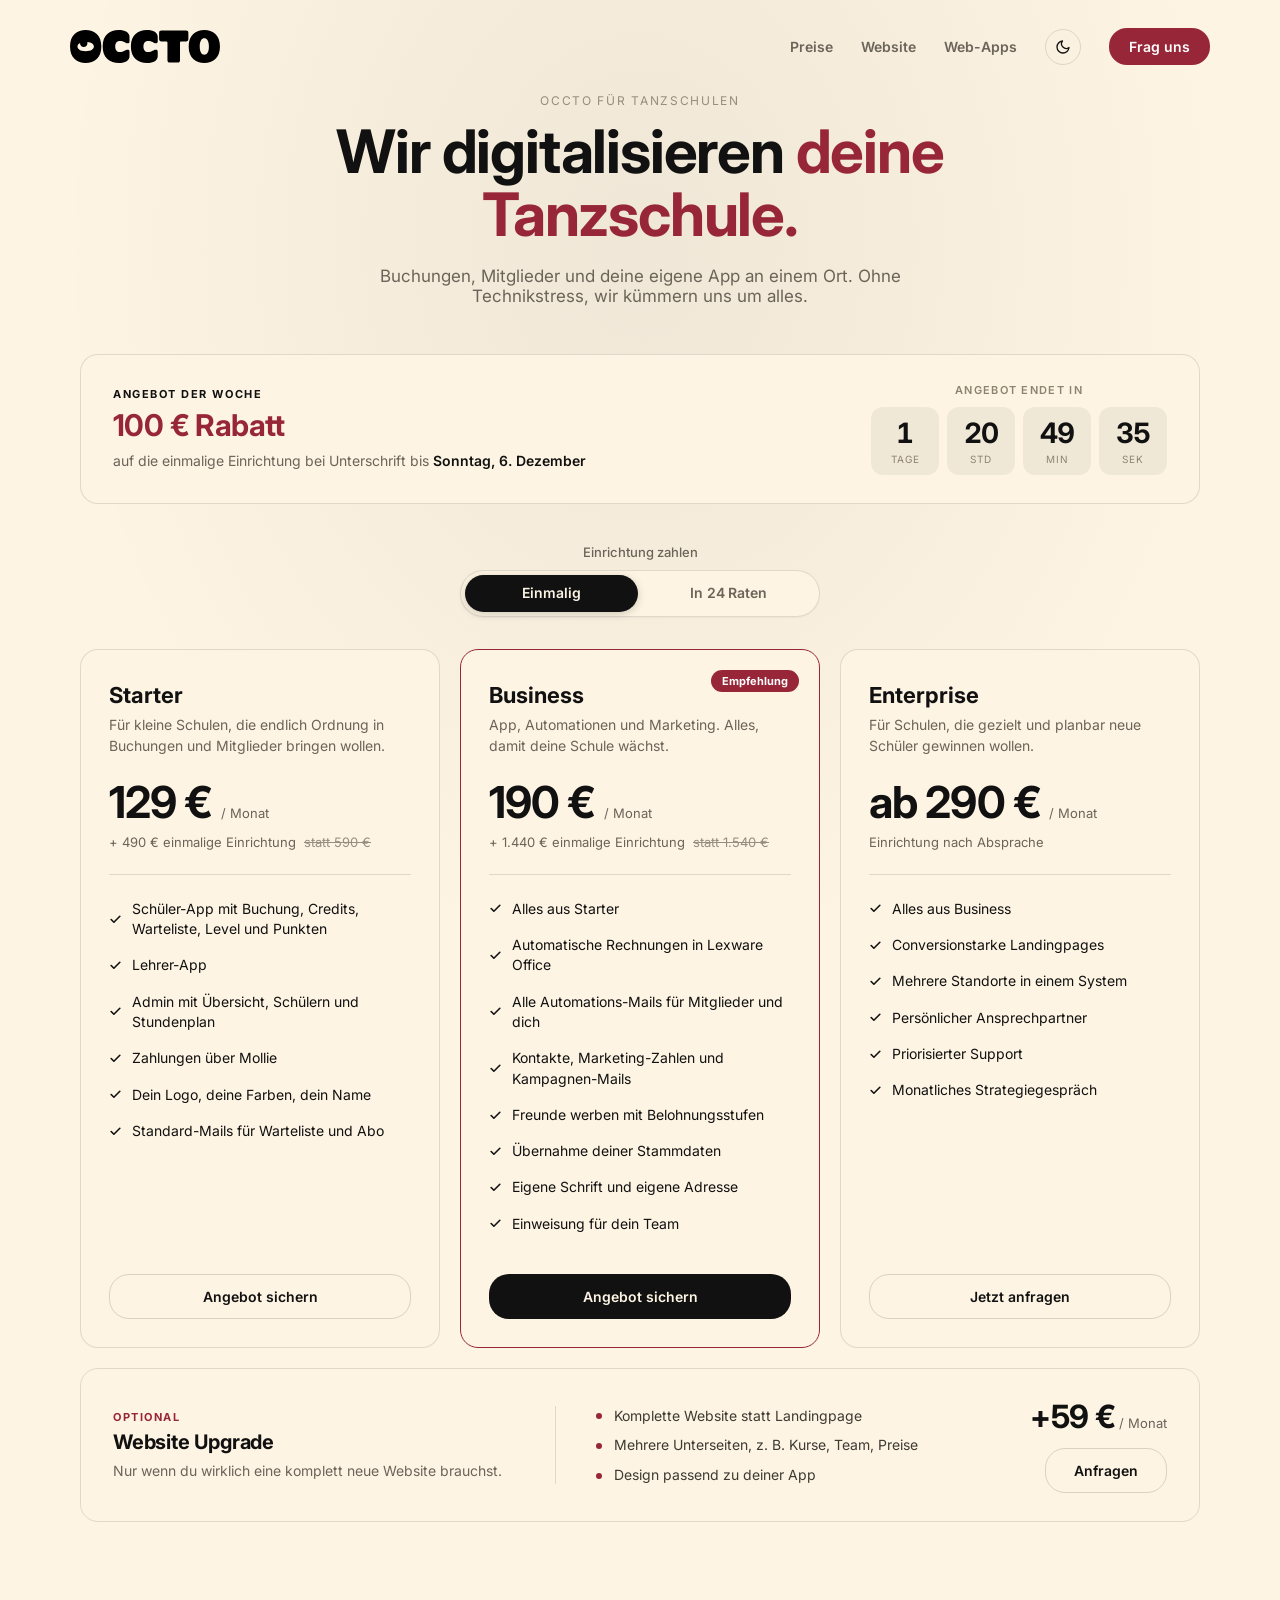
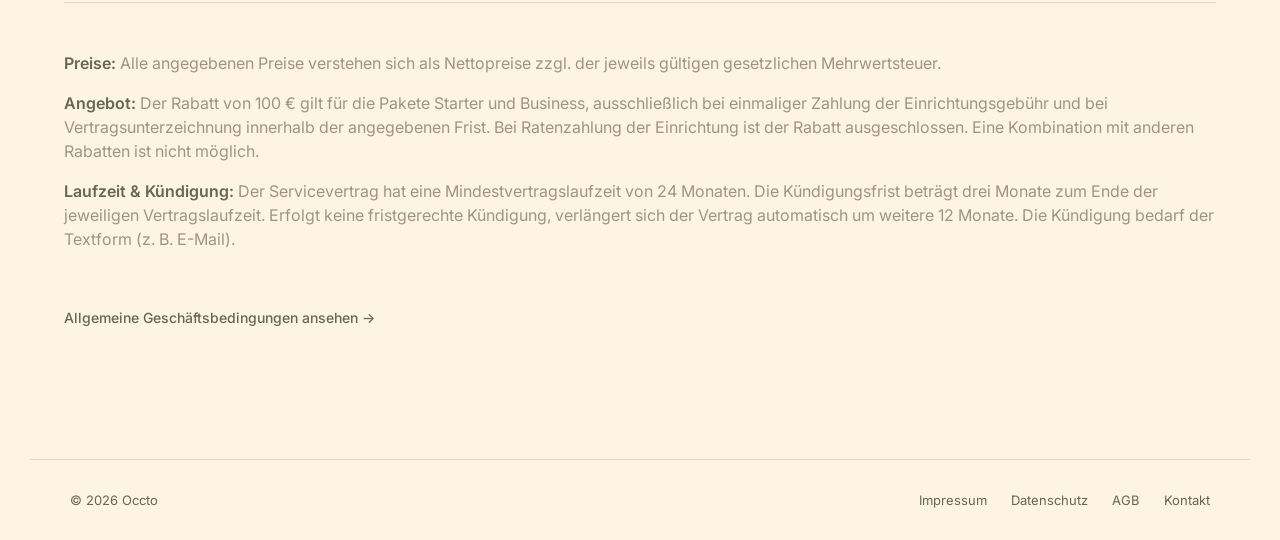
<file: tanzschulen-pricing/index.html>
<!DOCTYPE html>
<html lang="de">

<head>
  <meta charset="UTF-8" />
  <script>
    if (localStorage.getItem('occto-theme') === 'dark') document.documentElement.setAttribute('data-theme', 'dark');
  </script>
  <meta name="viewport" content="width=device-width, initial-scale=1.0" />
  <title>Occto – Pricing für Tanzschulen</title>
  <link rel="preconnect" href="https://fonts.googleapis.com">
  <link rel="preconnect" href="https://fonts.gstatic.com" crossorigin>
  <link href="https://fonts.googleapis.com/css2?family=Inter:wght@400;500;600;700&display=swap" rel="stylesheet">
  <link rel="stylesheet" href="../shared-assets/style.css?v=7">
  <style>
    .grid.grid-single { grid-template-columns: 1fr; max-width: 420px; }
    .accent { color: #972738; }
    [data-theme="dark"] .accent { color: #e0607a; }
    .offer-head .title { margin-bottom: 28px; }
    .deal {
      max-width: 400px;
      margin: 0 auto 36px;
      padding: 20px 22px 16px;
      border-radius: 16px;
      background: var(--card);
      border: 1px solid var(--border);
      box-shadow: var(--shadow-pop);
      opacity: 0;
      transform: translateY(8px);
    }
    .is-ready .deal { animation: sIn .6s ease .26s forwards; }
    .deal-amount {
      font-size: clamp(26px, 5vw, 32px);
      font-weight: 700;
      letter-spacing: -.02em;
      line-height: 1;
      color: #972738;
    }
    [data-theme="dark"] .deal-amount { color: #e0607a; }
    .deal-text {
      margin: 8px 0 0;
      font-size: 13px;
      line-height: 1.5;
      color: var(--muted);
    }
    .deal-text { text-wrap: balance; }
    .deal-text b { color: var(--text); font-weight: 600; white-space: nowrap; }
    .countdown {
      display: flex;
      justify-content: center;
      margin-top: 16px;
      padding-top: 14px;
      border-top: 1px solid var(--border);
    }
    .countdown div { flex: 1; max-width: 90px; text-align: center; }
    .countdown div + div { border-left: 1px solid var(--border); }
    .countdown b {
      display: block;
      font-size: 20px;
      font-weight: 700;
      line-height: 1;
      font-variant-numeric: tabular-nums;
    }
    .countdown span {
      display: block;
      margin-top: 5px;
      font-size: 10px;
      text-transform: uppercase;
      letter-spacing: .08em;
      color: var(--muted-soft);
    }
    .countdown[hidden] { display: none; }
    .offer-head .toggle-wrap { margin-bottom: 8px; }
    /* Popup auf der Angebotsseite größer */
    .modal-box { max-width: 480px; padding: 48px 40px 40px; }
    .modal-box h3 { font-size: 30px; }
    .modal-sub { font-size: 16px; margin-bottom: 24px; }
    .modal-contact { padding: 26px; }
    .modal-name { font-size: 19px; margin-bottom: 18px; }
    .modal-line { font-size: 18px; }
    .modal-line span { font-size: 14px; }
    .wa-btn {
      display: flex;
      align-items: center;
      justify-content: center;
      gap: 10px;
      width: 100%;
      margin-bottom: 16px;
      padding: 16px 20px;
      border-radius: 9999px;
      background: #25d366;
      color: #fff;
      font-size: 17px;
      font-weight: 700;
      text-decoration: none;
      box-shadow: 0 6px 18px rgba(37, 211, 102, .3);
      transition: filter .15s ease, transform .15s ease;
    }
    .wa-btn:hover { filter: brightness(.95); transform: translateY(-1px); }
    .wa-btn svg { width: 22px; height: 22px; flex-shrink: 0; }
    @media (max-width: 480px) {
      .modal-box { padding: 40px 22px 26px; }
      .modal-box h3 { font-size: 26px; }
      .modal-line { font-size: 17px; }
    }
    /* Tanzschulen: zwei Pakete nebeneinander */
    .dance-head .title { max-width: 760px; margin-left: auto; margin-right: auto; }
    .dance-head .title .accent { color: #972738; }
    [data-theme="dark"] .dance-head .title .accent { color: #e0607a; }
    .dance-head .subtitle { max-width: 560px; margin: -12px auto 36px; font-size: 17px; }
    .grid.grid-duo {
      grid-template-columns: 1fr;
      gap: 24px;
      max-width: var(--page-w);
      margin: 0 auto;
    }
    @media (min-width: 760px) {
      .grid.grid-duo { grid-template-columns: 1fr 1fr; align-items: stretch; }
    }
    @media (min-width: 1020px) {
      .grid.grid-duo { grid-template-columns: repeat(3, 1fr); }
    }
    .grid.grid-duo .card { padding: 28px 24px 24px; }
    .grid.grid-duo .card.pop { transform: none; }
    .grid.grid-duo .card.pop.is-anim { animation-name: fadeUp; }
    .grid.grid-duo .card.pop:hover { transform: translateY(-2px); }
    .grid.grid-duo .badge { top: 20px; right: 20px; }
    .grid.grid-duo .feat { flex: 1; }
    .plan-kicker {
      margin: 0 0 6px;
      font-size: 12px;
      font-weight: 700;
      letter-spacing: .12em;
      text-transform: uppercase;
      color: var(--muted-soft);
    }
    .grid.grid-duo .plan-name { margin-bottom: 8px; }
    .plan-desc {
      margin: 0 0 20px;
      font-size: 14px;
      line-height: 1.5;
      color: var(--muted);
      min-height: 42px;
    }
    @media (max-width: 640px) {
      .dance-head .title { font-size: clamp(30px, 8.5vw, 40px); }
      .dance-head .subtitle { font-size: 15px; margin-top: -4px; }
      .grid.grid-duo .card { padding: 24px 18px 20px; }
      .grid.grid-duo .badge { top: 16px; right: 16px; }
    }
    .setup { position: relative; margin-top: 18px; }
    .save-tag {
      position: absolute;
      top: -11px;
      right: 12px;
      padding: 2px 8px;
      border-radius: 9999px;
      background: #972738;
      color: #fff;
      font-size: 11px;
      font-weight: 700;
      line-height: 1.4;
      letter-spacing: .02em;
    }
    .old-price { text-decoration: line-through; opacity: .55; margin-right: 6px; }
    @media (max-width: 480px) {
      .deal { padding: 18px 16px 14px; }
      .countdown b { font-size: 18px; }
      .toggle.toggle-segmented button { min-width: 116px; padding: 8px 16px; font-size: 14px; }
    }

    /* Einheitliche Spalte: Angebotsbox, Umschalter und Karte gleich breit */
    :root { --offer-w: 440px; --offer-gap: 32px; }
    .offer-head { margin-bottom: var(--offer-gap); }
    .offer-head .title { margin-bottom: 40px; }
    .deal,
    .offer-head .toggle-wrap,
    .grid.grid-single {
      width: 100%;
      max-width: var(--offer-w);
      margin-left: auto;
      margin-right: auto;
    }
    .deal { margin-bottom: var(--offer-gap); padding: 24px 24px 20px; }
    .offer-head .toggle-wrap { margin-bottom: 0; }
    .offer-head .toggle.toggle-segmented { display: flex; width: 100%; }
    .offer-head .toggle.toggle-segmented button { flex: 1; min-width: 0; justify-content: center; }
    .countdown div { max-width: none; }

    /* Karte ohne Vergrößerung, damit sie exakt so breit ist wie Box und Umschalter */
    .grid.grid-single .card.pop { transform: none; }
    .grid.grid-single .card.pop.is-anim { animation-name: fadeUp; }
    .grid.grid-single .card.pop:hover { transform: translateY(-2px); }
    .grid.grid-single .card { padding: 28px 24px 24px; }
    .grid.grid-single .badge { top: 20px; right: 20px; }
    .grid.grid-single .plan-name { padding-right: 130px; margin-bottom: 16px; }

    @media (max-width: 640px) {
      :root { --offer-gap: 24px; }
      .offer-head .title { font-size: clamp(34px, 10vw, 44px); margin-bottom: 28px; }
      .deal { padding: 20px 16px 16px; }
      .grid.grid-single .card { padding: 24px 18px 20px; }
      .grid.grid-single .badge { top: 16px; right: 16px; }
      .grid.grid-single .plan-name { padding-right: 0; margin-top: 28px; }
      .section-divider { margin-top: 48px; }
    }

    /* ── Clean layout ─────────────────────────────── */
    :root { --page-w: 1120px; }
    .head.dance-head { max-width: var(--page-w); }
    .dance-head .title { margin-bottom: 20px; }
    .dance-head .subtitle { margin: 0 auto 48px; font-size: 17px; color: var(--muted); }

    /* Angebot als schlanke Leiste */
    .deal {
      max-width: var(--page-w);
      display: flex;
      align-items: center;
      justify-content: space-between;
      gap: 24px;
      padding: 18px 24px;
      margin-bottom: 40px;
      border-radius: 14px;
      box-shadow: none;
      text-align: left;
    }
    .deal-amount { font-size: 22px; }
    .deal-text { margin-top: 4px; font-size: 14px; text-wrap: pretty; }
    .countdown { margin: 0; padding: 0; border: 0; flex-shrink: 0; }
    .countdown div { min-width: 52px; }
    .countdown b { font-size: 20px; }
    .countdown span { font-size: 9px; margin-top: 4px; }

    .offer-head .toggle-wrap { max-width: 360px; }
    .offer-head .toggle.toggle-segmented button { padding: 8px 16px; font-size: 14px; }
    .offer-head { margin-bottom: 32px; }

    /* Karten ruhiger */
    .grid.grid-duo { gap: 20px; }
    .grid.grid-duo .card { padding: 32px 28px 28px; border-radius: 18px; box-shadow: none; }
    .grid.grid-duo .plan-name { font-size: 22px; margin: 0 0 6px; }
    .plan-desc { font-size: 14px; margin-bottom: 24px; }
    .grid.grid-duo .price { font-size: 44px; }
    .setup-line {
      margin: 10px 0 0;
      font-size: 13px;
      color: var(--muted);
    }
    .setup-line .old-price { margin: 0 0 0 4px; opacity: .7; }
    .grid.grid-duo .divider { margin: 24px 0; }
    .grid.grid-duo .feat li { font-size: 14px; }
    .grid.grid-duo .btn { margin-top: 12px; }

    /* Upgrade: Rahmen und Breite */
    .upgrade {
      max-width: var(--page-w);
      margin: 20px auto 0;
      border: 1px solid var(--border);
      border-radius: 18px;
    }

    @media (max-width: 640px) {
      .deal { flex-direction: column; align-items: stretch; text-align: center; gap: 16px; padding: 18px 16px; margin-bottom: 28px; }
      .countdown { justify-content: center; padding-top: 14px; border-top: 1px solid var(--border); }
      .dance-head .subtitle { margin-bottom: 32px; font-size: 15px; }
      .offer-head .toggle-wrap { max-width: none; }
      .grid.grid-duo .card { padding: 26px 20px 22px; }
      .grid.grid-duo .badge { top: 26px; right: 20px; }
    }

    /* Website Upgrade: eine ruhige Zeile mit Info, Leistungen und Preis */
    .upgrade {
      display: grid;
      grid-template-columns: 1.2fr 1.3fr auto;
      align-items: center;
      gap: 40px;
      padding: 28px 32px;
      background: transparent;
    }
    .upgrade-kicker {
      margin: 0 0 6px;
      font-size: 11px;
      font-weight: 700;
      letter-spacing: .14em;
      text-transform: uppercase;
      color: #972738;
    }
    [data-theme="dark"] .upgrade-kicker { color: #e0607a; }
    .upgrade h3 { margin: 0 0 6px; font-size: 20px; letter-spacing: -.01em; }
    .upgrade-desc { margin: 0; font-size: 14px; line-height: 1.5; color: var(--muted); }
    .upgrade-list {
      list-style: none;
      margin: 0;
      padding: 0 0 0 40px;
      border-left: 1px solid var(--border);
      display: grid;
      gap: 10px;
    }
    .upgrade-list li {
      position: relative;
      padding-left: 18px;
      font-size: 14px;
      line-height: 1.4;
      color: var(--text-soft);
    }
    .upgrade-list li::before {
      content: "";
      position: absolute;
      left: 0; top: .55em;
      width: 6px; height: 6px;
      border-radius: 50%;
      background: #972738;
    }
    .upgrade-cta { text-align: right; }
    .upgrade-price { margin: 0 0 12px; white-space: nowrap; }
    .upgrade-price b { font-size: 32px; font-weight: 700; letter-spacing: -.02em; }
    .upgrade-price span { margin-left: 4px; font-size: 13px; color: var(--muted); }
    .upgrade-cta .btn { width: auto; padding-left: 28px; padding-right: 28px; }

    @media (max-width: 900px) {
      .upgrade { grid-template-columns: 1fr; gap: 20px; padding: 24px 20px; }
      .upgrade-list { padding: 20px 0 0; border-left: 0; border-top: 1px solid var(--border); }
      .upgrade-cta { display: flex; align-items: center; justify-content: space-between; text-align: left; }
      .upgrade-price { margin: 0; }
    }

    /* Angebotsleiste: Text links, Countdown als Kacheln rechts */
    .deal {
      background: var(--card);
      border: 1px solid var(--border);
      padding: 28px 32px;
      gap: 32px;
    }
    .deal-label {
      margin: 0 0 8px;
      font-size: 11px;
      font-weight: 700;
      letter-spacing: .14em;
      text-transform: uppercase;
      color: var(--text);
    }
    .deal-amount { font-size: 30px; line-height: 1.1; letter-spacing: -.02em; }
    .deal-text { margin-top: 8px; font-size: 14px; }
    .countdown-wrap { flex-shrink: 0; }
    .countdown-label {
      margin: 0 0 10px;
      font-size: 11px;
      font-weight: 600;
      letter-spacing: .12em;
      text-transform: uppercase;
      color: var(--muted-soft);
      text-align: center;
    }
    .deal .countdown { display: flex; gap: 8px; margin: 0; padding: 0; border: 0; }
    .deal .countdown div {
      flex: none;
      width: 68px;
      padding: 12px 0 10px;
      border: 0;
      border-radius: 12px;
      background: rgba(var(--overlay-rgb), .05);
      text-align: center;
    }
    .deal .countdown div + div { border-left: 0; }
    .deal .countdown b { font-size: 28px; font-weight: 700; line-height: 1; letter-spacing: -.02em; }
    .deal .countdown span { margin-top: 6px; font-size: 10px; letter-spacing: .1em; }
    @media (max-width: 640px) {
      .deal { padding: 22px 18px; gap: 20px; }
      .deal-amount { font-size: 26px; }
      .countdown-wrap { padding-top: 18px; border-top: 1px solid var(--border); }
      .deal .countdown { justify-content: center; padding-top: 0; border-top: 0; }
      .deal .countdown div { width: 62px; }
      .deal .countdown b { font-size: 24px; }
    }

  </style>
  <style>
    .legal-footer {
      border-top: none;
      padding-top: 0;
    }
    .legal {
      border-top: none;
      padding-top: 0;
    }
  </style>
</head>

<body class="clean">
  <section data-locked id="root">
    <div class="vignette"></div>
    <canvas class="particles" id="particles"></canvas>

    <header class="site-nav">
      <a href="../index.html" aria-label="Occto Startseite">
        <img class="site-nav-logo logo-light" src="../shared-assets/occto-logo-black.svg" alt="Occto" />
        <img class="site-nav-logo logo-dark" src="../shared-assets/occto-logo-white.svg" alt="Occto" />
      </a>
      <button class="nav-burger" type="button" onclick="toggleMobileNav()" aria-label="Menü öffnen">
        <svg xmlns="http://www.w3.org/2000/svg" viewBox="0 0 24 24" fill="none" stroke="currentColor" stroke-width="2" stroke-linecap="round" stroke-linejoin="round"><line x1="3" y1="6" x2="21" y2="6" /><line x1="3" y1="12" x2="21" y2="12" /><line x1="3" y1="18" x2="21" y2="18" /></svg>
      </button>
      <nav class="site-nav-links" id="navLinks">
        <a href="../index.html" class="nav-link">Preise</a>
        <a href="../product-website/" class="nav-link">Website</a>
        <a href="../product-webapp/" class="nav-link">Web-Apps</a>
        <button class="theme-toggle" type="button" onclick="toggleTheme()" aria-label="Theme wechseln">
          <svg class="icon-sun" xmlns="http://www.w3.org/2000/svg" viewBox="0 0 24 24" fill="none" stroke="currentColor" stroke-width="2" stroke-linecap="round" stroke-linejoin="round"><circle cx="12" cy="12" r="4" /><path d="M12 2v2M12 20v2M4.93 4.93l1.41 1.41M17.66 17.66l1.41 1.41M2 12h2M20 12h2M6.34 17.66l-1.41 1.41M19.07 4.93l-1.41 1.41" /></svg>
          <svg class="icon-moon" xmlns="http://www.w3.org/2000/svg" viewBox="0 0 24 24" fill="none" stroke="currentColor" stroke-width="2" stroke-linecap="round" stroke-linejoin="round"><path d="M21 12.79A9 9 0 1 1 11.21 3 7 7 0 0 0 21 12.79Z" /></svg>
        </button>
        <button class="nav-cta" type="button" onclick="openContactModal()">Frag uns</button>
      </nav>
    </header>

    <div class="container">
      <div class="head offer-head dance-head">
        <p class="kicker" id="offerKicker">Occto für Tanzschulen</p>
        <h1 class="title">Wir digitalisieren <span class="accent">deine Tanzschule.</span></h1>
        <p class="subtitle">Buchungen, Mitglieder und deine eigene App an einem Ort. Ohne Technikstress, wir kümmern uns um alles.</p>
        <div class="deal">
          <div>
            <p class="deal-label">Angebot der Woche</p>
            <div class="deal-amount" id="dealAmount">&nbsp;</div>
            <p class="deal-text" id="offerSub">&nbsp;</p>
          </div>
          <div class="countdown-wrap">
            <p class="countdown-label">Angebot endet in</p>
            <div class="countdown" id="countdown">
            <div><b id="cdD">0</b><span>Tage</span></div>
            <div><b id="cdH">00</b><span>Std</span></div>
            <div><b id="cdM">00</b><span>Min</span></div>
            <div><b id="cdS">00</b><span>Sek</span></div>
            </div>
          </div>
        </div>
        <div class="toggle-wrap">
          <p class="toggle-label">Einrichtung zahlen</p>
          <div class="toggle toggle-segmented" role="tablist">
            <button id="btnSeparate" class="active" type="button">Einmalig</button>
            <button id="btnIncluded" type="button">In 24 Raten</button>
          </div>
        </div>
      </div>

      <div class="grid grid-duo" id="grid"></div>

      <div class="upgrade">
        <div class="upgrade-info">
          <p class="upgrade-kicker">Optional</p>
          <h3>Website Upgrade</h3>
          <p class="upgrade-desc">Nur wenn du wirklich eine komplett neue Website brauchst.</p>
        </div>
        <ul class="upgrade-list">
          <li>Komplette Website statt Landingpage</li>
          <li>Mehrere Unterseiten, z.&nbsp;B. Kurse, Team, Preise</li>
          <li>Design passend zu deiner App</li>
        </ul>
        <div class="upgrade-cta">
          <p class="upgrade-price"><b>+59&nbsp;€</b><span>/ Monat</span></p>
          <button class="btn btn-ghost" type="button" onclick="openContactModal('das Website Upgrade')">Anfragen</button>
        </div>
      </div>

      <hr class="section-divider">

      <div class="legal">
        <p><b>Preise:</b> Alle angegebenen Preise verstehen sich als Nettopreise zzgl. der jeweils gültigen gesetzlichen
          Mehrwertsteuer.</p>
        <p><b>Angebot:</b> Der Rabatt von 100&nbsp;€ gilt für die Pakete Starter und Business, ausschließlich bei einmaliger Zahlung der Einrichtungsgebühr
          und bei Vertragsunterzeichnung innerhalb der angegebenen Frist. Bei Ratenzahlung der Einrichtung ist der Rabatt
          ausgeschlossen. Eine Kombination mit anderen Rabatten ist nicht möglich.</p>
        <p><b>Laufzeit & Kündigung:</b> Der Servicevertrag hat eine
          Mindestvertragslaufzeit von 24 Monaten. Die Kündigungsfrist beträgt drei Monate zum Ende der jeweiligen
          Vertragslaufzeit. Erfolgt keine fristgerechte Kündigung, verlängert sich der Vertrag automatisch um weitere 12
          Monate. Die Kündigung bedarf der Textform (z.&nbsp;B. E-Mail).</p>

        <div class="legal-footer">
          <a href="../agb.html">Allgemeine Geschäftsbedingungen ansehen &rarr;</a>
        </div>
      </div>
    </div>
  </section>

  <footer class="site-footer">
    <p class="footer-copy">&copy; 2026 Occto</p>
    <nav class="footer-links">
      <a href="../impressum.html">Impressum</a>
      <a href="../datenschutz.html">Datenschutz</a>
      <a href="../agb.html">AGB</a>
      <button type="button" onclick="openContactModal()">Kontakt</button>
    </nav>
  </footer>

  <div class="modal-overlay" id="contactModal" hidden>
    <div class="modal-box" role="dialog" aria-modal="true" aria-labelledby="modalTitle">
      <button class="modal-close" id="modalClose" type="button" aria-label="Schließen">
        <svg xmlns="http://www.w3.org/2000/svg" viewBox="0 0 24 24" fill="none" stroke="currentColor" stroke-width="2" stroke-linecap="round" stroke-linejoin="round"><line x1="18" y1="6" x2="6" y2="18" /><line x1="6" y1="6" x2="18" y2="18" /></svg>
      </button>
      <h3 id="modalTitle">Jetzt anfragen</h3>
      <p class="modal-sub">Schreib uns direkt auf WhatsApp, wir melden uns schnell bei dir.</p>
      <a class="wa-btn" id="waBtn" href="https://wa.me/4917642772208" target="_blank" rel="noopener">
        <svg viewBox="0 0 24 24" fill="currentColor" aria-hidden="true"><path d="M17.47 14.38c-.3-.15-1.76-.87-2.03-.97-.27-.1-.47-.15-.67.15-.2.3-.77.97-.94 1.17-.17.2-.35.22-.64.07-.3-.15-1.26-.46-2.4-1.48-.89-.79-1.49-1.77-1.66-2.07-.17-.3-.02-.46.13-.61.13-.13.3-.35.45-.52.15-.17.2-.3.3-.5.1-.2.05-.37-.02-.52-.08-.15-.67-1.62-.92-2.22-.24-.58-.49-.5-.67-.51h-.57c-.2 0-.52.07-.79.37-.27.3-1.04 1.02-1.04 2.48 0 1.46 1.07 2.88 1.21 3.07.15.2 2.1 3.2 5.08 4.49.71.31 1.26.49 1.69.63.71.23 1.36.2 1.87.12.57-.09 1.76-.72 2.01-1.41.25-.7.25-1.29.17-1.41-.07-.13-.27-.2-.57-.35zM12.05 21.5h-.01a9.4 9.4 0 0 1-4.8-1.31l-.34-.2-3.57.93.95-3.48-.22-.36a9.42 9.42 0 0 1-1.44-5.02c0-5.2 4.23-9.43 9.44-9.43a9.37 9.37 0 0 1 6.67 2.77 9.37 9.37 0 0 1 2.76 6.67c0 5.2-4.24 9.43-9.44 9.43zm8.03-17.46A11.28 11.28 0 0 0 12.05.72C5.8.72.7 5.8.7 12.07c0 2 .52 3.95 1.52 5.67L.6 23.28l5.67-1.49a11.33 11.33 0 0 0 5.78 1.47h.01c6.26 0 11.35-5.09 11.35-11.35 0-3.03-1.18-5.88-3.33-8.03z"/></svg>
        Schreib uns auf WhatsApp
      </a>
      <div class="modal-contact">
        <p class="modal-name">Wesley Oliveira</p>
        <p class="modal-line"><span>Tel. oder WhatsApp:</span><a href="tel:+4917642772208">+49 176 42772208</a></p>
        <p class="modal-line"><span>E-Mail:</span><a href="mailto:wesley@occto.io">wesley@occto.io</a></p>
      </div>
    </div>
  </div>

  <script>
    // CHECK SVG icon
    const ICON_CHECK = '<svg xmlns="http://www.w3.org/2000/svg" viewBox="0 0 24 24" fill="none" stroke="currentColor" stroke-width="3" stroke-linecap="round" stroke-linejoin="round"><polyline points="20 6 9 17 4 12"/></svg>';

    const plans = [
      {
        id: "starter",
        name: "Starter",
        desc: "Für kleine Schulen, die endlich Ordnung in Buchungen und Mitglieder bringen wollen.",
        monthly: 129,
        setupAmount: 590,
        features: [
          "Schüler-App mit Buchung, Credits, Warteliste, Level und Punkten",
          "Lehrer-App",
          "Admin mit Übersicht, Schülern und Stundenplan",
          "Zahlungen über Mollie",
          "Dein Logo, deine Farben, dein Name",
          "Standard-Mails für Warteliste und Abo",
        ],
        cta: "Starter anfragen",
        highlighted: false,
      },
      {
        id: "business",
        name: "Business",
        desc: "App, Automationen und Marketing. Alles, damit deine Schule wächst.",
        monthly: 190,
        setupAmount: 1540,
        features: [
          "Alles aus Starter",
          "Automatische Rechnungen in Lexware Office",
          "Alle Automations-Mails für Mitglieder und dich",
          "Kontakte, Marketing-Zahlen und Kampagnen-Mails",
          "Freunde werben mit Belohnungsstufen",
          "Übernahme deiner Stammdaten",
          "Eigene Schrift und eigene Adresse",
          "Einweisung für dein Team",
        ],
        cta: "Business anfragen",
        highlighted: true,
        badge: "Empfehlung",
      },
      {
        id: "enterprise",
        name: "Enterprise",
        desc: "Für Schulen, die gezielt und planbar neue Schüler gewinnen wollen.",
        monthly: 290,
        custom: true,
        features: [
          "Alles aus Business",
          "Conversionstarke Landingpages",
          "Mehrere Standorte in einem System",
          "Persönlicher Ansprechpartner",
          "Priorisierter Support",
          "Monatliches Strategiegespräch",
        ],
        cta: "Jetzt anfragen",
        highlighted: false,
      },
    ];

    // Angebotsfrist: verlängert sich automatisch jede Woche bis Sonntag 23:59 (ab OFFER_FIRST_END).
    // Pro Kunde feste Frist per URL möglich, z. B. tanzschulen-pricing/?bis=2026-10-15 (läuft dann regulär ab).
    const OFFER_FIRST_END = "2026-10-04";
    const OFFER_DISCOUNT = 100;
    const fixedEndParam = (() => {
      const param = new URLSearchParams(location.search).get("bis");
      return /^\d{4}-\d{2}-\d{2}$/.test(param || "") ? param : null;
    })();
    function computeOfferEnd() {
      if (fixedEndParam) return new Date(`${fixedEndParam}T23:59:59`);
      const end = new Date(`${OFFER_FIRST_END}T23:59:59`);
      while (end.getTime() < Date.now()) end.setDate(end.getDate() + 7);
      return end;
    }
    let offerEnd = computeOfferEnd();
    const offerActive = () => Date.now() <= offerEnd.getTime();

    // Bei "Einrichtung in Raten" wird die Einrichtung auf die Mindestlaufzeit verteilt (auf volle Euro aufgerundet)
    const SETUP_INSTALLMENT_MONTHS = 24;

    // "separate" | "included"
    let setupMode = "separate";

    const fmtEUR = (n) => new Intl.NumberFormat("de-DE", { style: "currency", currency: "EUR", maximumFractionDigits: 0 }).format(n);
    // Ratenzahlung: Einrichtung (Angebotspreis) auf die Mindestlaufzeit verteilt, z. B. 1.440 € / 24 = 60 €
    const monthlyWithSetup = (p) => p.monthly + Math.round((p.setupAmount - OFFER_DISCOUNT) / SETUP_INSTALLMENT_MONTHS);

    function render() {
      const grid = document.getElementById("grid");
      grid.innerHTML = "";
      const active = offerActive();
      plans.forEach((p, i) => {
        const featHtml = p.features.map(f =>
          `<li>
             <span class="check">${ICON_CHECK}</span>
             <span class="value">${f}</span>
           </li>`
        ).join("");

        const discounted = active && setupMode === "separate" && !p.custom;
        const setup = discounted ? p.setupAmount - OFFER_DISCOUNT : p.setupAmount;
        let price, setupHtml;
        if (p.custom) {
          price = p.monthly;
          setupHtml = `<p class="setup-line">Einrichtung nach Absprache</p>`;
        } else if (setupMode === "included") {
          price = monthlyWithSetup(p);
          setupHtml = `<p class="setup-line">Einrichtung in ${SETUP_INSTALLMENT_MONTHS} Raten enthalten</p>`;
        } else {
          price = p.monthly;
          const old = discounted ? `<span class="old-price">statt ${fmtEUR(p.setupAmount)}</span>` : "";
          setupHtml = `<p class="setup-line">+ ${fmtEUR(setup)} einmalige Einrichtung ${old}</p>`;
        }
        const badge = p.badge ? `<div class="badge"><span class="dot"></span>${p.badge}</div>` : "";
        const html = `
        <div class="card ${p.highlighted ? "pop is-anim" : ""}" style="animation-delay:${0.32 + i * 0.08}s">
          ${badge}
          <h3 class="plan-name">${p.name}</h3>
          <p class="plan-desc">${p.desc}</p>

          <div class="price-row">
            <span class="price">${p.custom ? "ab " : ""}${fmtEUR(price)}</span>
            <span class="price-unit">/ Monat</span>
          </div>
          ${setupHtml}

          <div class="divider"></div>

          <ul class="feat">${featHtml}</ul>

          <button class="btn ${p.highlighted ? "btn-primary" : "btn-ghost"}" type="button" onclick="openContactModal('Occto ${p.name}')">
            ${discounted ? "Angebot sichern" : p.cta}
          </button>
        </div>`;
        grid.insertAdjacentHTML("beforeend", html);
      });
    }

    const fmtDate = (d) => d.toLocaleDateString("de-DE", { weekday: "long", day: "numeric", month: "long" });

    function renderCountdown() {
      if (!fixedEndParam && offerEnd.getTime() < Date.now()) {
        offerEnd = computeOfferEnd();
        render();
      }
      const ms = offerEnd.getTime() - Date.now();
      if (ms < 0) {
        
        document.getElementById("dealAmount").textContent = "Angebot beendet";
        document.getElementById("offerSub").textContent = `Das Angebot lief bis ${fmtDate(offerEnd)}. Es gelten die regulären Preise.`;
        document.getElementById("countdown").hidden = true;
        return false;
      }
      const pad = (n) => String(n).padStart(2, "0");
      document.getElementById("dealAmount").textContent = `${fmtEUR(OFFER_DISCOUNT)} Rabatt`;
      document.getElementById("offerSub").innerHTML = `auf die einmalige Einrichtung bei Unterschrift bis <b>${fmtDate(offerEnd)}</b>`;
      document.getElementById("cdD").textContent = Math.floor(ms / 86400000);
      document.getElementById("cdH").textContent = pad(Math.floor(ms / 3600000) % 24);
      document.getElementById("cdM").textContent = pad(Math.floor(ms / 60000) % 60);
      document.getElementById("cdS").textContent = pad(Math.floor(ms / 1000) % 60);
      return true;
    }
    renderCountdown();
    const offerTimer = setInterval(() => {
      if (!renderCountdown()) { clearInterval(offerTimer); render(); }
    }, 1000);

    const btnS = document.getElementById("btnSeparate");
    const btnI = document.getElementById("btnIncluded");
    function setSetupMode(mode, btn) {
      setupMode = mode;
      [btnS, btnI].forEach(b => b.classList.toggle("active", b === btn));
      render();
    }
    btnS.addEventListener("click", () => setSetupMode("separate", btnS));
    btnI.addEventListener("click", () => setSetupMode("included", btnI));

    render();

    // After entrance animation, clear it so CSS hover transform can take over
    document.getElementById("grid").addEventListener("animationend", e => {
      const el = e.target;
      if (el.classList.contains("pop")) {
        el.style.animation = "none";
        el.style.opacity = "1";
      }
    });

    // Theme toggle
    function toggleTheme() {
      const html = document.documentElement;
      if (html.getAttribute("data-theme") === "dark") {
        html.removeAttribute("data-theme");
        localStorage.setItem("occto-theme", "light");
      } else {
        html.setAttribute("data-theme", "dark");
        localStorage.setItem("occto-theme", "dark");
      }
    }

    // Mobile nav
    function toggleMobileNav() {
      document.getElementById("navLinks").classList.toggle("is-open");
    }
    document.addEventListener("click", e => {
      const nav = document.getElementById("navLinks");
      const burger = document.querySelector(".nav-burger");
      if (nav.classList.contains("is-open") && !nav.contains(e.target) && !burger.contains(e.target)) {
        nav.classList.remove("is-open");
      }
    });

    // Reveal animations
    requestAnimationFrame(() => document.getElementById("root").classList.add("is-ready"));

    // Star background
    (function () {
      const canvas = document.getElementById("particles");
      const ctx = canvas.getContext("2d");
      function size() {
        const r = canvas.parentElement.getBoundingClientRect();
        const dpr = Math.min(window.devicePixelRatio || 1, 2);
        canvas.width = Math.floor(r.width * dpr);
        canvas.height = Math.floor(r.height * dpr);
        canvas.style.width = r.width + "px";
        canvas.style.height = r.height + "px";
        ctx.setTransform(dpr, 0, 0, dpr, 0, 0);
      }
      let stars = [], raf = 0;
      const make = (w, h) => ({
        x: Math.random() * w, y: Math.random() * h,
        r: Math.random() * 1.1 + 0.6,
        min: Math.random() * 0.15 + 0.1,
        max: Math.random() * 0.45 + 0.5,
        speed: Math.random() * 0.6 + 0.3,
        phase: Math.random() * Math.PI * 2
      });
      function init() {
        const w = canvas.width / (window.devicePixelRatio || 1);
        const h = canvas.height / (window.devicePixelRatio || 1);
        const count = Math.floor((w * h) / 6000);
        stars = [];
        for (let i = 0; i < count; i++) stars.push(make(w, h));
      }
      function draw(t) {
        const w = canvas.width / (window.devicePixelRatio || 1);
        const h = canvas.height / (window.devicePixelRatio || 1);
        ctx.clearRect(0, 0, w, h);
        const rgb = document.documentElement.getAttribute("data-theme") === "dark" ? "240,240,242" : "17,17,17";
        stars.forEach(s => {
          const o = s.min + (s.max - s.min) * (0.5 + 0.5 * Math.sin(t * 0.001 * s.speed + s.phase));
          ctx.fillStyle = `rgba(${rgb},${o})`;
          ctx.beginPath();
          ctx.arc(s.x, s.y, s.r, 0, Math.PI * 2);
          ctx.fill();
        });
        raf = requestAnimationFrame(draw);
      }
      size(); init(); requestAnimationFrame(draw);
      new ResizeObserver(() => { size(); init(); }).observe(canvas.parentElement);
    })();

    // Contact modal
    const contactModal = document.getElementById("contactModal");
    const modalClose = document.getElementById("modalClose");
    function openContactModal(plan) {
      const option = setupMode === "included" ? "Einrichtung in Raten" : "Einrichtung einmalig";
      const text = `Hallo Wesley, ich interessiere mich für ${plan || "Occto"} für meine Tanzschule (${option}).`;
      document.getElementById("waBtn").href = `https://wa.me/4917642772208?text=${encodeURIComponent(text)}`;
      contactModal.hidden = false;
    }
    function closeContactModal() {
      contactModal.hidden = true;
    }
    modalClose.addEventListener("click", closeContactModal);
    contactModal.addEventListener("click", e => {
      if (e.target === contactModal) closeContactModal();
    });
    document.addEventListener("keydown", e => {
      if (e.key === "Escape" && !contactModal.hidden) closeContactModal();
    });
  </script>
</body>

</html>
</file>
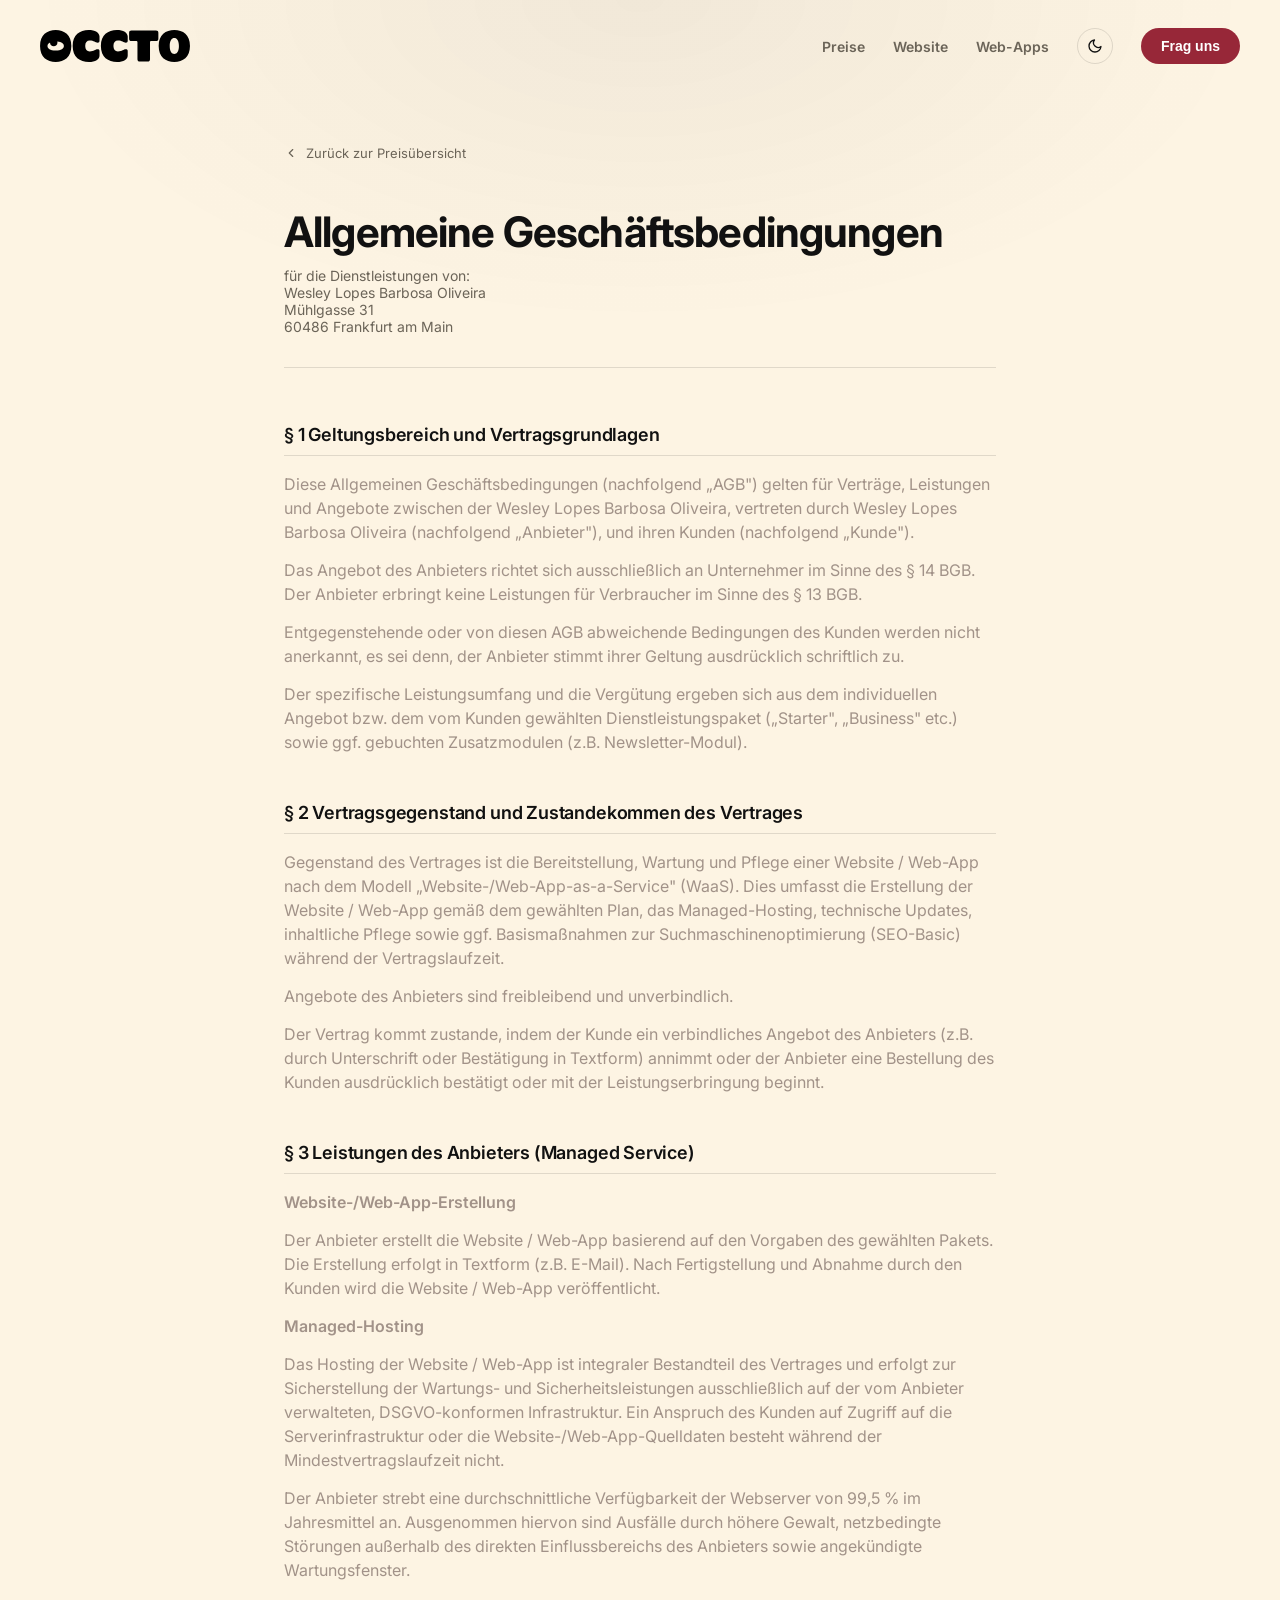
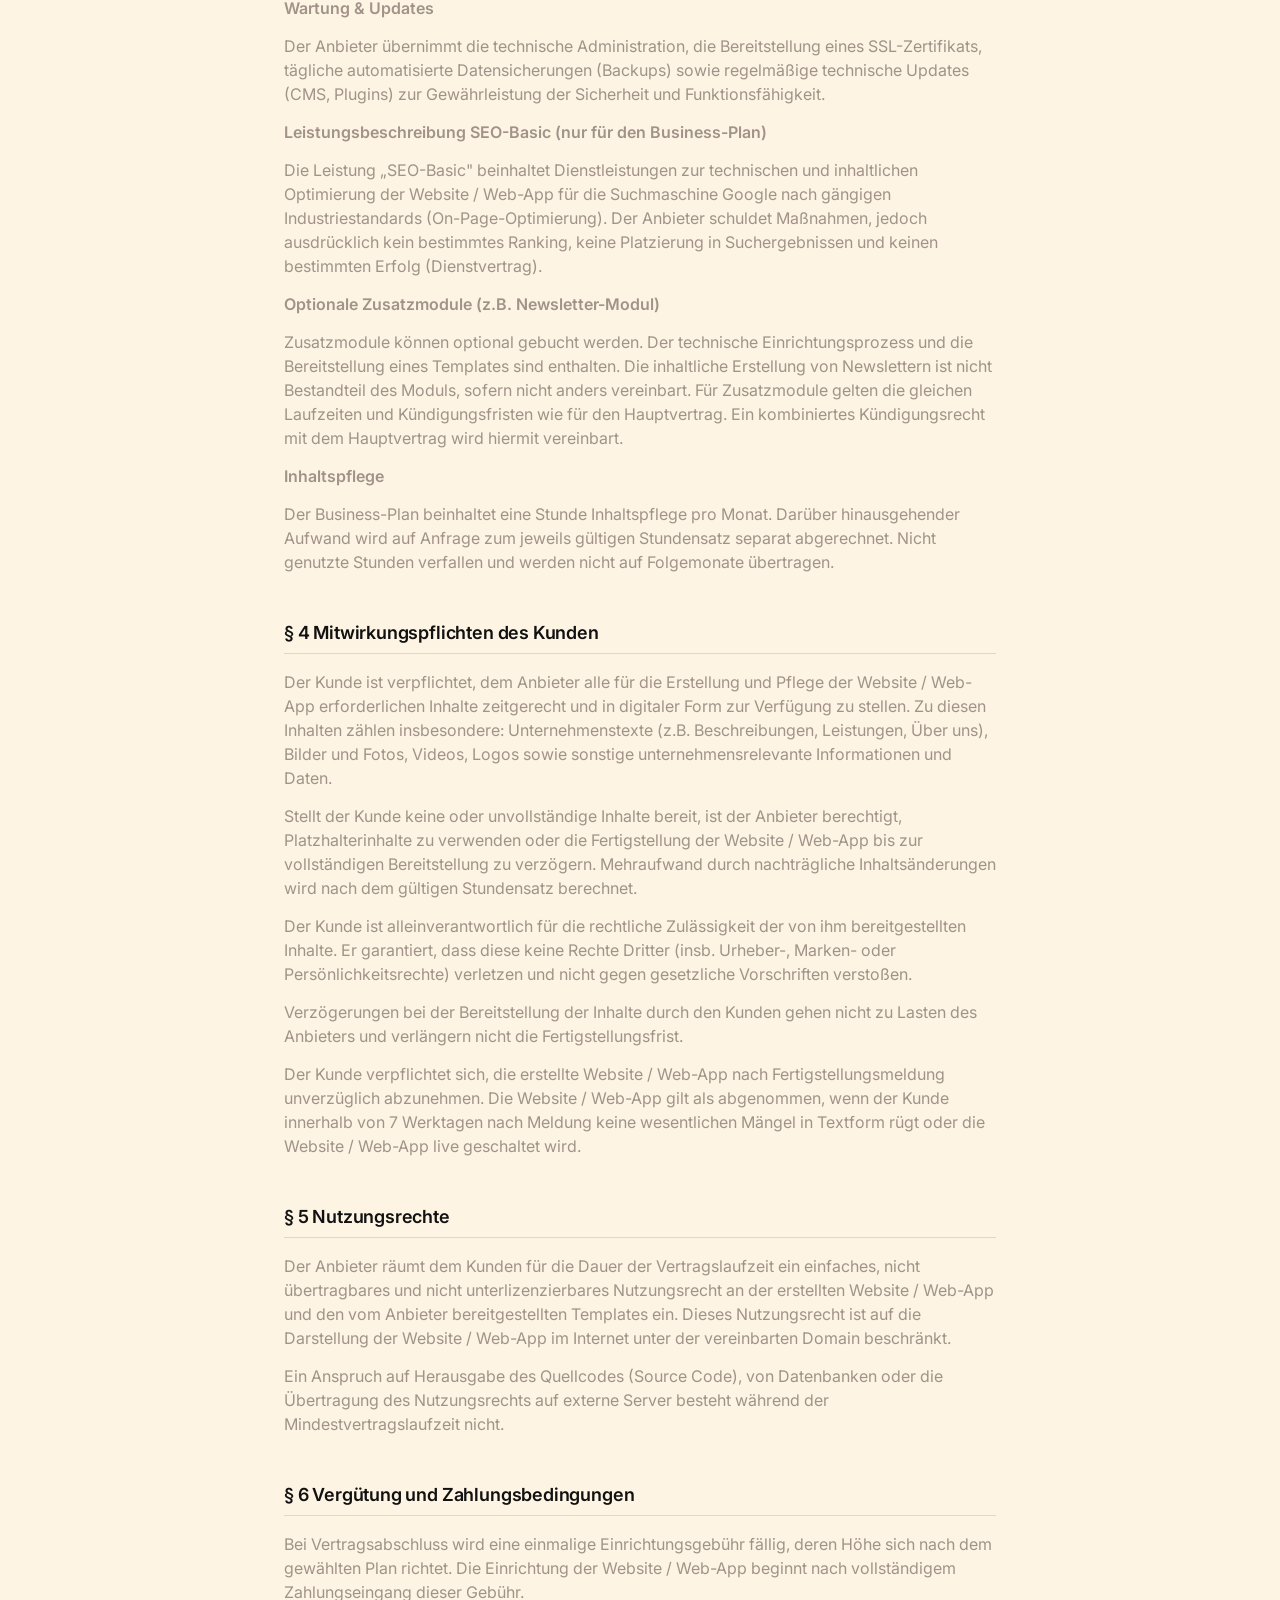
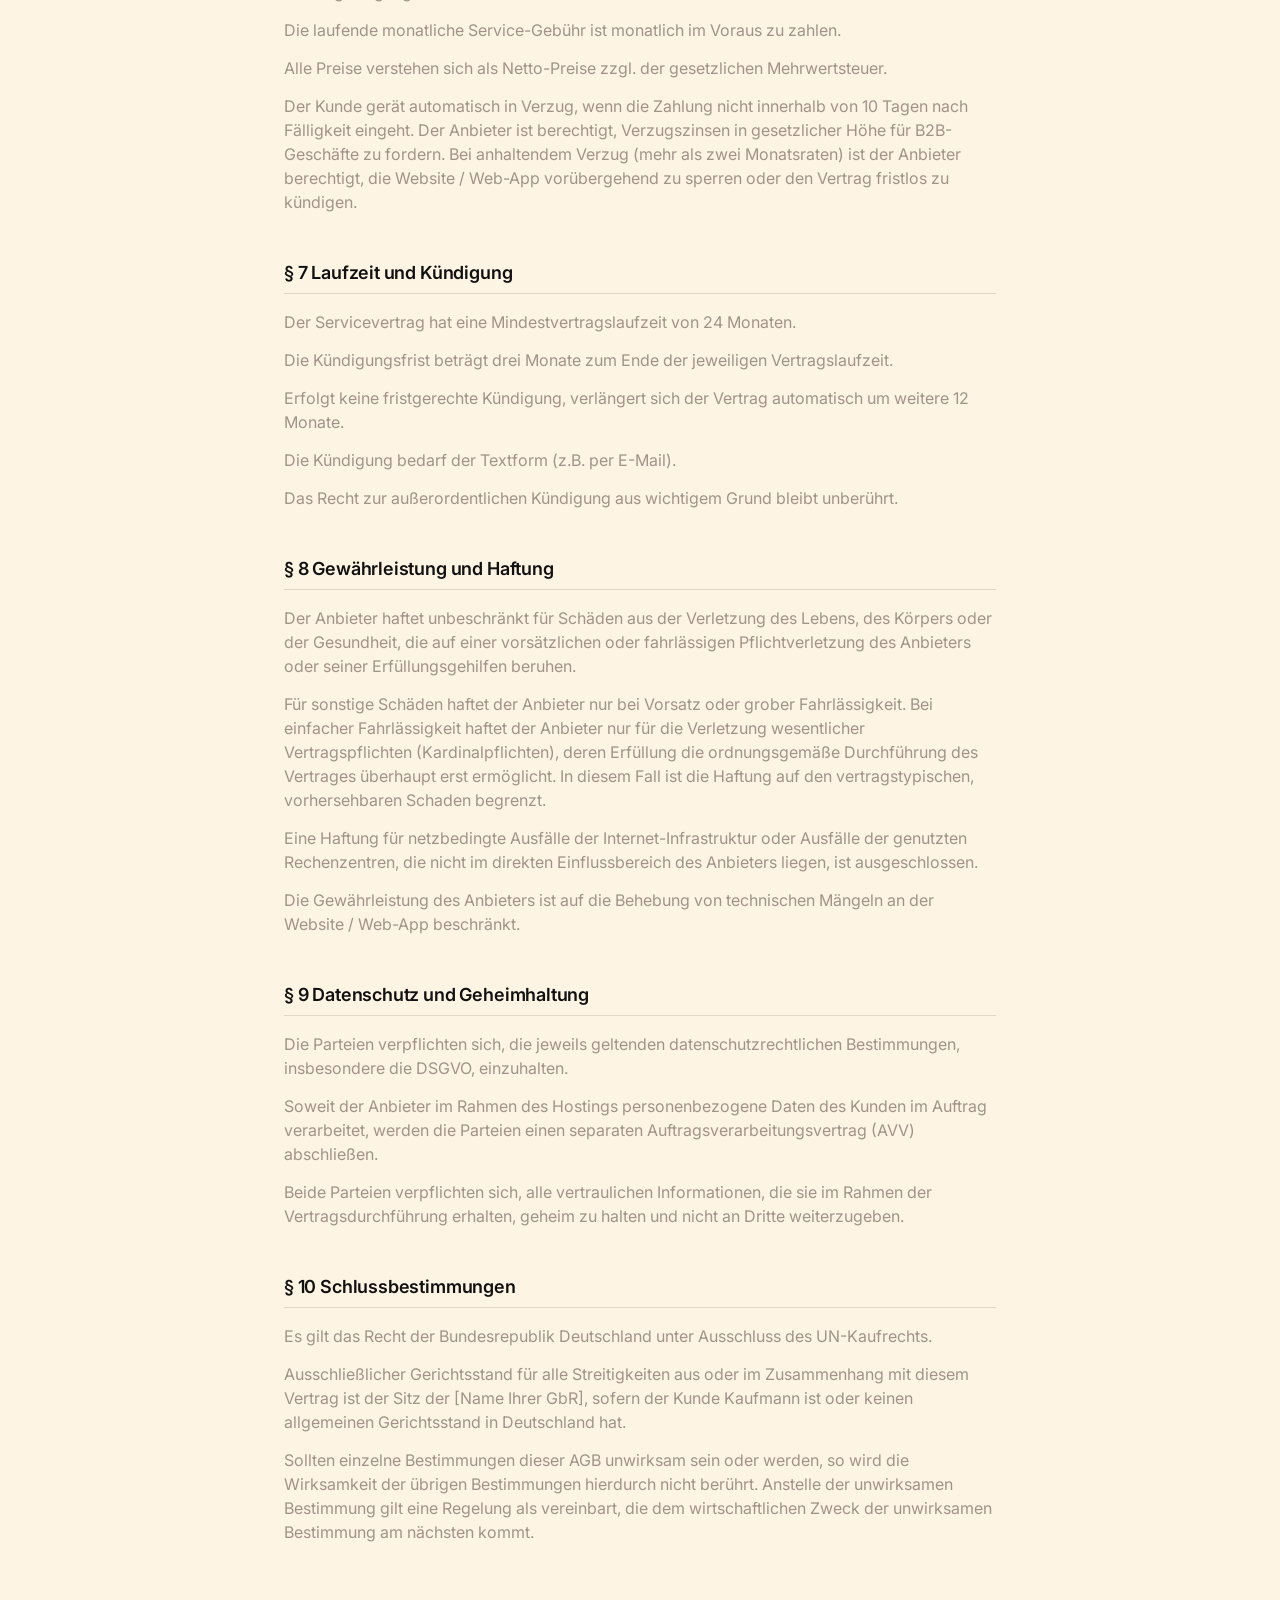
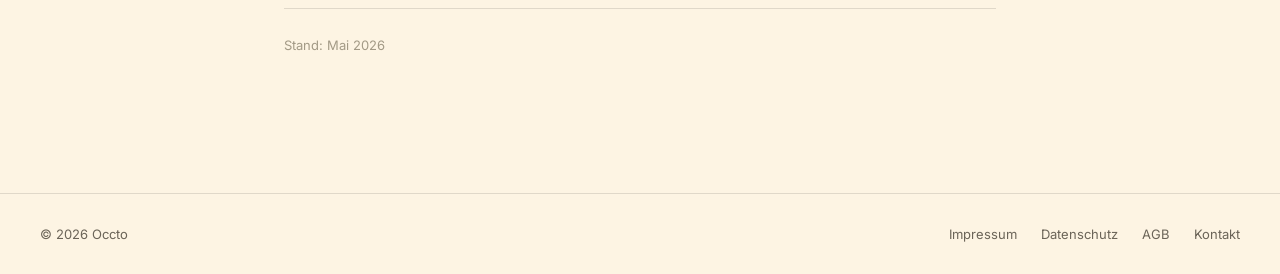
<file: agb.html>
<!DOCTYPE html>
<html lang="de">

<head>
  <meta charset="UTF-8" />
  <script>
    if (localStorage.getItem('occto-theme') === 'dark') document.documentElement.setAttribute('data-theme', 'dark');
  </script>
  <meta name="viewport" content="width=device-width, initial-scale=1.0" />
  <title>AGB – Occto</title>
  <link rel="preconnect" href="https://fonts.googleapis.com">
  <link rel="preconnect" href="https://fonts.gstatic.com" crossorigin>
  <link href="https://fonts.googleapis.com/css2?family=Inter:wght@400;500;600;700&display=swap" rel="stylesheet">
  <style>
    :root {
      --bg: #fdf4e3;
      --text: #111111;
      --muted: #6b6458;
      --muted-soft: #8c8471;
      --muted-dim: #7a7263;
      --muted-faint: #a39a86;
      --border: rgba(17, 17, 17, .12);
      --card: #f7ecd3;
      --card-pop: #fffaf0;
      --accent-line: rgba(17, 17, 17, .15);
      --btn-ghost-hover: rgba(17, 17, 17, 0.04);
      --overlay-rgb: 17, 17, 17;
      --text-soft: #3d3a33;
      --shadow-modal: 0 24px 60px rgba(0, 0, 0, .16);
      --scrim: rgba(17, 17, 17, .35);
      color-scheme: light
    }

    [data-theme="dark"] {
      --bg: #0b0b0c;
      --text: #f6f7f8;
      --muted: #a6a7ac;
      --muted-soft: #b5b6bb;
      --muted-dim: #7e8087;
      --muted-faint: #5e5f65;
      --border: #2a2a2e;
      --card: #111214;
      --card-pop: #15161a;
      --accent-line: #27272a;
      --btn-ghost-hover: rgba(255, 255, 255, 0.04);
      --overlay-rgb: 255, 255, 255;
      --text-soft: #d4d5da;
      --shadow-modal: 0 24px 60px rgba(0, 0, 0, .5);
      --scrim: rgba(6, 6, 7, .72);
      color-scheme: dark
    }

    * {
      box-sizing: border-box
    }

    html,
    body {
      margin: 0;
      min-height: 100%;
      background: var(--bg);
      color: var(--text);
      font-family: "Inter", -apple-system, BlinkMacSystemFont, sans-serif;
      overflow-x: hidden;
      transition: background .2s ease, color .2s ease
    }

    .vignette {
      position: fixed;
      inset: 0;
      pointer-events: none;
      background: radial-gradient(80% 60% at 50% 0%, rgba(var(--overlay-rgb), .05), transparent 60%);
      z-index: 0
    }

    .container {
      position: relative;
      z-index: 1;
      max-width: 760px;
      margin: 0 auto;
      padding: 80px 24px 100px
    }

    .back {
      display: inline-flex;
      align-items: center;
      gap: 8px;
      font-size: 13px;
      color: var(--muted);
      text-decoration: none;
      margin-bottom: 48px;
      transition: color .15s ease
    }

    .back:hover {
      color: var(--text)
    }

    .back svg {
      width: 14px;
      height: 14px
    }

    .kicker {
      font-size: 12px;
      text-transform: uppercase;
      letter-spacing: .14em;
      color: var(--muted-soft);
      margin-bottom: 12px
    }

    h1 {
      font-size: clamp(28px, 4vw, 42px);
      font-weight: 700;
      letter-spacing: -.02em;
      line-height: 1.1;
      margin: 0 0 12px
    }

    .meta {
      font-size: 14px;
      color: var(--muted);
      margin: 0 0 56px;
      padding-bottom: 32px;
      border-bottom: 1px solid var(--border)
    }

    .section {
      margin-bottom: 48px
    }

    h2 {
      font-size: 18px;
      font-weight: 600;
      letter-spacing: -.01em;
      color: var(--text);
      margin: 0 0 16px;
      padding-bottom: 10px;
      border-bottom: 1px solid var(--border)
    }

    .section p {
      font-size: 16px;
      line-height: 24px;
      color: rgba(24, 1, 2, 0.4);
      margin: 0 0 14px
    }

    [data-theme="dark"] .section p {
      color: var(--muted-dim)
    }

    .section p:last-child {
      margin-bottom: 0
    }

    .sub-heading {
      font-size: 15px;
      font-weight: 600;
      color: var(--text-soft);
      margin: 20px 0 6px
    }

    .footer-legal {
      margin-top: 64px;
      padding-top: 28px;
      border-top: 1px solid var(--border);
      font-size: 13px;
      color: var(--muted-faint)
    }

    .site-nav {
      position: relative;
      z-index: 10;
      width: 100%;
      display: flex;
      align-items: center;
      justify-content: space-between;
      gap: 16px;
      padding: 28px 40px 0
    }

    .site-nav-logo {
      display: block;
      width: 150px;
      height: auto;
      flex-shrink: 0
    }

    .site-nav-logo.logo-dark {
      display: none
    }

    [data-theme="dark"] .site-nav-logo.logo-light {
      display: none
    }

    [data-theme="dark"] .site-nav-logo.logo-dark {
      display: block
    }

    .site-nav-links {
      display: flex;
      align-items: center;
      gap: 28px
    }

    .nav-link {
      font-size: 14px;
      font-weight: 600;
      color: var(--muted);
      text-decoration: none;
      transition: color .15s ease
    }

    .nav-link:hover {
      color: var(--text)
    }

    .nav-link.is-active {
      color: var(--text)
    }

    .theme-toggle {
      display: inline-flex;
      align-items: center;
      justify-content: center;
      width: 36px;
      height: 36px;
      padding: 0;
      border-radius: 9999px;
      border: 1px solid var(--border);
      background: transparent;
      color: var(--text);
      cursor: pointer;
      transition: background .15s ease;
      flex-shrink: 0
    }

    .theme-toggle:hover {
      background: var(--btn-ghost-hover)
    }

    .theme-toggle svg {
      width: 16px;
      height: 16px
    }

    .theme-toggle .icon-sun {
      display: none
    }

    [data-theme="dark"] .theme-toggle .icon-moon {
      display: none
    }

    [data-theme="dark"] .theme-toggle .icon-sun {
      display: block
    }

    .nav-cta {
      background: #972738;
      color: #fff;
      border: none;
      border-radius: 18px;
      padding: 10px 20px;
      font-size: 14px;
      font-weight: 600;
      cursor: pointer;
      transition: filter .15s ease, transform .15s ease
    }

    .nav-cta:hover {
      filter: brightness(1.12)
    }

    .nav-cta:active {
      transform: translateY(1px)
    }

    .nav-burger {
      display: none;
      align-items: center;
      justify-content: center;
      width: 36px;
      height: 36px;
      padding: 0;
      border-radius: 9999px;
      border: 1px solid var(--border);
      background: transparent;
      color: var(--text);
      cursor: pointer;
      flex-shrink: 0
    }

    .nav-burger svg {
      width: 18px;
      height: 18px
    }

    @media(max-width:640px) {
      .site-nav {
        padding: 18px 16px 0
      }

      .site-nav-logo {
        width: 84px;
        height: auto
      }

      .nav-burger {
        display: inline-flex
      }

      .site-nav-links {
        display: none;
        position: absolute;
        top: calc(100% + 10px);
        left: 16px;
        right: 16px;
        flex-direction: column;
        align-items: stretch;
        gap: 4px;
        padding: 10px;
        background: var(--bg);
        border: 1px solid var(--border);
        border-radius: 16px;
        box-shadow: var(--shadow-modal);
        z-index: 20
      }

      .site-nav-links.is-open {
        display: flex
      }

      .nav-link {
        font-size: 15px;
        padding: 10px 10px;
        border-radius: 10px
      }

      .nav-link:hover {
        background: var(--btn-ghost-hover)
      }

      .theme-toggle {
        align-self: flex-start;
        margin: 4px 2px
      }

      .nav-cta {
        width: 100%;
        text-align: center;
        padding: 12px 14px;
        font-size: 14px
      }
    }

    /* Contact modal */
    .modal-overlay {
      position: fixed;
      inset: 0;
      z-index: 100;
      display: flex;
      align-items: center;
      justify-content: center;
      padding: 20px;
      background: var(--scrim);
      backdrop-filter: blur(4px);
      animation: modalFade .18s ease
    }

    .modal-overlay[hidden] {
      display: none
    }

    .modal-box {
      position: relative;
      width: 100%;
      max-width: 400px;
      background: var(--card-pop);
      border: 1px solid var(--border);
      border-radius: 20px;
      padding: 40px 32px 32px;
      box-shadow: var(--shadow-modal);
      animation: modalPop .22s cubic-bezier(.22, 1, .36, 1)
    }

    @keyframes modalFade {
      from {
        opacity: 0
      }

      to {
        opacity: 1
      }
    }

    @keyframes modalPop {
      from {
        opacity: 0;
        transform: translateY(8px) scale(.98)
      }

      to {
        opacity: 1;
        transform: none
      }
    }

    .modal-close {
      position: absolute;
      top: 20px;
      right: 20px;
      width: 32px;
      height: 32px;
      border-radius: 9999px;
      border: none;
      background: transparent;
      color: var(--muted);
      cursor: pointer;
      display: inline-flex;
      align-items: center;
      justify-content: center;
      transition: background .2s ease, color .2s ease
    }

    .modal-close svg {
      width: 16px;
      height: 16px
    }

    .modal-close:hover {
      background: rgba(var(--overlay-rgb), .06);
      color: var(--text)
    }

    .modal-box h3 {
      margin: 0 0 10px;
      font-size: 24px;
      font-weight: 700;
      letter-spacing: -.01em
    }

    .modal-sub {
      margin: 0 0 28px;
      color: var(--muted);
      font-size: 14px;
      line-height: 1.5
    }

    .modal-contact {
      background: rgba(var(--overlay-rgb), .035);
      border-radius: 16px;
      padding: 22px 22px
    }

    .modal-name {
      margin: 0 0 16px;
      font-size: 16px;
      font-weight: 600
    }

    .modal-line {
      margin: 0;
      display: flex;
      flex-direction: column;
      gap: 4px;
      font-size: 15px
    }

    .modal-line+.modal-line {
      margin-top: 16px
    }

    .modal-line span {
      color: var(--muted);
      font-size: 12px
    }

    .modal-line a {
      color: var(--text);
      text-decoration: none;
      font-weight: 600
    }

    .modal-line a:hover {
      text-decoration: underline
    }

    @media(max-width:480px) {
      .modal-box {
        padding: 36px 24px 28px
      }
    }

    .site-footer {
      position: relative;
      z-index: 5;
      width: 100%;
      display: flex;
      align-items: center;
      justify-content: space-between;
      flex-wrap: wrap;
      gap: 16px;
      margin-top: 40px;
      padding: 32px 40px;
      border-top: 1px solid var(--border);
      font-size: 13px;
      color: var(--muted)
    }

    .footer-copy {
      margin: 0
    }

    .footer-links {
      display: flex;
      align-items: center;
      gap: 24px
    }

    .footer-links a,
    .footer-links button {
      color: var(--muted);
      text-decoration: none;
      font-size: 13px;
      font-family: inherit;
      background: none;
      border: none;
      padding: 0;
      cursor: pointer;
      transition: color .15s ease
    }

    .footer-links a:hover,
    .footer-links button:hover {
      color: var(--text)
    }

    @media(max-width:640px) {
      .site-footer {
        padding: 24px 16px;
        flex-direction: column;
        align-items: flex-start;
        gap: 12px
      }

      .footer-links {
        gap: 16px;
        flex-wrap: wrap
      }
    }
  </style>
</head>

<body>
  <div class="vignette"></div>

  <header class="site-nav">
    <a href="index.html" aria-label="Occto Startseite">
      <img class="site-nav-logo logo-light" src="shared-assets/occto-logo-black.svg" alt="Occto" />
      <img class="site-nav-logo logo-dark" src="shared-assets/occto-logo-white.svg" alt="Occto" />
    </a>
    <button class="nav-burger" type="button" onclick="toggleMobileNav()" aria-label="Menü öffnen">
      <svg xmlns="http://www.w3.org/2000/svg" viewBox="0 0 24 24" fill="none" stroke="currentColor" stroke-width="2" stroke-linecap="round" stroke-linejoin="round"><line x1="3" y1="6" x2="21" y2="6" /><line x1="3" y1="12" x2="21" y2="12" /><line x1="3" y1="18" x2="21" y2="18" /></svg>
    </button>
    <nav class="site-nav-links" id="navLinks">
      <a href="index.html" class="nav-link">Preise</a>
      <a href="product-website/" class="nav-link">Website</a>
      <a href="product-webapp/" class="nav-link">Web-Apps</a>
      <button class="theme-toggle" type="button" onclick="toggleTheme()" aria-label="Theme wechseln">
        <svg class="icon-sun" xmlns="http://www.w3.org/2000/svg" viewBox="0 0 24 24" fill="none" stroke="currentColor" stroke-width="2" stroke-linecap="round" stroke-linejoin="round"><circle cx="12" cy="12" r="4" /><path d="M12 2v2M12 20v2M4.93 4.93l1.41 1.41M17.66 17.66l1.41 1.41M2 12h2M20 12h2M6.34 17.66l-1.41 1.41M19.07 4.93l-1.41 1.41" /></svg>
        <svg class="icon-moon" xmlns="http://www.w3.org/2000/svg" viewBox="0 0 24 24" fill="none" stroke="currentColor" stroke-width="2" stroke-linecap="round" stroke-linejoin="round"><path d="M21 12.79A9 9 0 1 1 11.21 3 7 7 0 0 0 21 12.79Z" /></svg>
      </button>
      <button class="nav-cta" type="button" onclick="openContactModal()">Frag uns</button>
    </nav>
  </header>

  <div class="container">
    <a href="javascript:history.back()" class="back">
      <svg xmlns="http://www.w3.org/2000/svg" viewBox="0 0 24 24" fill="none" stroke="currentColor" stroke-width="2"
        stroke-linecap="round" stroke-linejoin="round">
        <polyline points="15 18 9 12 15 6" />
      </svg>
      Zurück zur Preisübersicht
    </a>

    <h1>Allgemeine Geschäftsbedingungen</h1>
    <p class="meta">für die Dienstleistungen von:
      <br />
      Wesley Lopes Barbosa Oliveira<br />
      Mühlgasse 31<br />
      60486 Frankfurt am Main
    </p>

    <div class="section">
      <h2>§ 1 Geltungsbereich und Vertragsgrundlagen</h2>
      <p>Diese Allgemeinen Geschäftsbedingungen (nachfolgend „AGB") gelten für Verträge, Leistungen und Angebote
        zwischen der Wesley Lopes Barbosa Oliveira, vertreten durch Wesley Lopes Barbosa Oliveira (nachfolgend
        „Anbieter"), und ihren
        Kunden (nachfolgend „Kunde").</p>
      <p>Das Angebot des Anbieters richtet sich ausschließlich an Unternehmer im Sinne des § 14 BGB. Der Anbieter
        erbringt keine Leistungen für Verbraucher im Sinne des § 13 BGB.</p>
      <p>Entgegenstehende oder von diesen AGB abweichende Bedingungen des Kunden werden nicht anerkannt, es sei denn,
        der Anbieter stimmt ihrer Geltung ausdrücklich schriftlich zu.</p>
      <p>Der spezifische Leistungsumfang und die Vergütung ergeben sich aus dem individuellen Angebot bzw. dem vom
        Kunden gewählten Dienstleistungspaket („Starter", „Business" etc.) sowie ggf. gebuchten Zusatzmodulen (z.B.
        Newsletter-Modul).</p>
    </div>

    <div class="section">
      <h2>§ 2 Vertragsgegenstand und Zustandekommen des Vertrages</h2>
      <p>Gegenstand des Vertrages ist die Bereitstellung, Wartung und Pflege einer Website / Web-App nach dem Modell
        „Website-/Web-App-as-a-Service" (WaaS). Dies umfasst die Erstellung der Website / Web-App gemäß dem gewählten Plan, das
        Managed-Hosting, technische Updates, inhaltliche Pflege sowie ggf. Basismaßnahmen zur Suchmaschinenoptimierung
        (SEO-Basic) während der Vertragslaufzeit.</p>
      <p>Angebote des Anbieters sind freibleibend und unverbindlich.</p>
      <p>Der Vertrag kommt zustande, indem der Kunde ein verbindliches Angebot des Anbieters (z.B. durch Unterschrift
        oder Bestätigung in Textform) annimmt oder der Anbieter eine Bestellung des Kunden ausdrücklich bestätigt oder
        mit der Leistungserbringung beginnt.</p>
    </div>

    <div class="section">
      <h2>§ 3 Leistungen des Anbieters (Managed Service)</h2>
      <p class="sub-heading">Website-/Web-App-Erstellung</p>
      <p>Der Anbieter erstellt die Website / Web-App basierend auf den Vorgaben des gewählten Pakets. Die Erstellung erfolgt in
        Textform (z.B. E-Mail). Nach Fertigstellung und Abnahme durch den Kunden wird die Website / Web-App veröffentlicht.</p>
      <p class="sub-heading">Managed-Hosting</p>
      <p>Das Hosting der Website / Web-App ist integraler Bestandteil des Vertrages und erfolgt zur Sicherstellung der Wartungs-
        und Sicherheitsleistungen ausschließlich auf der vom Anbieter verwalteten, DSGVO-konformen Infrastruktur. Ein
        Anspruch des Kunden auf Zugriff auf die Serverinfrastruktur oder die Website-/Web-App-Quelldaten besteht während der
        Mindestvertragslaufzeit nicht.</p>
      <p>Der Anbieter strebt eine durchschnittliche Verfügbarkeit der Webserver von 99,5 % im Jahresmittel an.
        Ausgenommen hiervon sind Ausfälle durch höhere Gewalt, netzbedingte Störungen außerhalb des direkten
        Einflussbereichs des Anbieters sowie angekündigte Wartungsfenster.</p>
      <p class="sub-heading">Wartung & Updates</p>
      <p>Der Anbieter übernimmt die technische Administration, die Bereitstellung eines SSL-Zertifikats, tägliche
        automatisierte Datensicherungen (Backups) sowie regelmäßige technische Updates (CMS, Plugins) zur Gewährleistung
        der Sicherheit und Funktionsfähigkeit.</p>
      <p class="sub-heading">Leistungsbeschreibung SEO-Basic (nur für den Business-Plan)</p>
      <p>Die Leistung „SEO-Basic" beinhaltet Dienstleistungen zur technischen und inhaltlichen Optimierung der Website / Web-App
        für die Suchmaschine Google nach gängigen Industriestandards (On-Page-Optimierung). Der Anbieter schuldet
        Maßnahmen, jedoch ausdrücklich kein bestimmtes Ranking, keine Platzierung in Suchergebnissen und keinen
        bestimmten Erfolg (Dienstvertrag).</p>
      <p class="sub-heading">Optionale Zusatzmodule (z.B. Newsletter-Modul)</p>
      <p>Zusatzmodule können optional gebucht werden. Der technische Einrichtungsprozess und die Bereitstellung eines
        Templates sind enthalten. Die inhaltliche Erstellung von Newslettern ist nicht Bestandteil des Moduls, sofern
        nicht anders vereinbart. Für Zusatzmodule gelten die gleichen Laufzeiten und Kündigungsfristen wie für den
        Hauptvertrag. Ein kombiniertes Kündigungsrecht mit dem Hauptvertrag wird hiermit vereinbart.</p>
      <p class="sub-heading">Inhaltspflege</p>
      <p>Der Business-Plan beinhaltet eine Stunde Inhaltspflege pro Monat. Darüber hinausgehender Aufwand wird auf
        Anfrage zum jeweils gültigen Stundensatz separat abgerechnet. Nicht genutzte Stunden verfallen und werden nicht
        auf Folgemonate übertragen.</p>
    </div>

    <div class="section">
      <h2>§ 4 Mitwirkungspflichten des Kunden</h2>
      <p>Der Kunde ist verpflichtet, dem Anbieter alle für die Erstellung und Pflege der Website / Web-App erforderlichen Inhalte zeitgerecht und in digitaler Form zur Verfügung zu stellen. Zu diesen Inhalten zählen insbesondere: Unternehmenstexte (z.B. Beschreibungen, Leistungen, Über uns), Bilder und Fotos, Videos, Logos sowie sonstige unternehmensrelevante Informationen und Daten.</p>
      <p>Stellt der Kunde keine oder unvollständige Inhalte bereit, ist der Anbieter berechtigt, Platzhalterinhalte zu verwenden oder die Fertigstellung der Website / Web-App bis zur vollständigen Bereitstellung zu verzögern. Mehraufwand durch nachträgliche Inhaltsänderungen wird nach dem gültigen Stundensatz berechnet.</p>
      <p>Der Kunde ist alleinverantwortlich für die rechtliche Zulässigkeit der von ihm bereitgestellten Inhalte. Er
        garantiert, dass diese keine Rechte Dritter (insb. Urheber-, Marken- oder Persönlichkeitsrechte) verletzen und
        nicht gegen gesetzliche Vorschriften verstoßen.</p>
      <p>Verzögerungen bei der Bereitstellung der Inhalte durch den Kunden gehen nicht zu Lasten des Anbieters und
        verlängern nicht die Fertigstellungsfrist.</p>
      <p>Der Kunde verpflichtet sich, die erstellte Website / Web-App nach Fertigstellungsmeldung unverzüglich abzunehmen. Die
        Website / Web-App gilt als abgenommen, wenn der Kunde innerhalb von 7 Werktagen nach Meldung keine wesentlichen Mängel in
        Textform rügt oder die Website / Web-App live geschaltet wird.</p>
    </div>

    <div class="section">
      <h2>§ 5 Nutzungsrechte</h2>
      <p>Der Anbieter räumt dem Kunden für die Dauer der Vertragslaufzeit ein einfaches, nicht übertragbares und nicht
        unterlizenzierbares Nutzungsrecht an der erstellten Website / Web-App und den vom Anbieter bereitgestellten Templates ein.
        Dieses Nutzungsrecht ist auf die Darstellung der Website / Web-App im Internet unter der vereinbarten Domain beschränkt.
      </p>
      <p>Ein Anspruch auf Herausgabe des Quellcodes (Source Code), von Datenbanken oder die Übertragung des
        Nutzungsrechts auf externe Server besteht während der Mindestvertragslaufzeit nicht.</p>
    </div>

    <div class="section">
      <h2>§ 6 Vergütung und Zahlungsbedingungen</h2>
      <p>Bei Vertragsabschluss wird eine einmalige Einrichtungsgebühr fällig, deren Höhe sich nach dem gewählten Plan
        richtet. Die Einrichtung der Website / Web-App beginnt nach vollständigem Zahlungseingang dieser Gebühr.</p>
      <p>Die laufende monatliche Service-Gebühr ist monatlich im Voraus zu zahlen.</p>
      <p>Alle Preise verstehen sich als Netto-Preise zzgl. der gesetzlichen Mehrwertsteuer.</p>
      <p>Der Kunde gerät automatisch in Verzug, wenn die Zahlung nicht innerhalb von 10 Tagen nach Fälligkeit eingeht.
        Der Anbieter ist berechtigt, Verzugszinsen in gesetzlicher Höhe für B2B-Geschäfte zu fordern. Bei anhaltendem
        Verzug (mehr als zwei Monatsraten) ist der Anbieter berechtigt, die Website / Web-App vorübergehend zu sperren oder den
        Vertrag fristlos zu kündigen.</p>
    </div>

    <div class="section">
      <h2>§ 7 Laufzeit und Kündigung</h2>
      <p>Der Servicevertrag hat eine Mindestvertragslaufzeit von 24 Monaten.</p>
      <p>Die Kündigungsfrist beträgt drei Monate zum Ende der jeweiligen Vertragslaufzeit.</p>
      <p>Erfolgt keine fristgerechte Kündigung, verlängert sich der Vertrag automatisch um weitere 12 Monate.</p>
      <p>Die Kündigung bedarf der Textform (z.B. per E-Mail).</p>
      <p>Das Recht zur außerordentlichen Kündigung aus wichtigem Grund bleibt unberührt.</p>
    </div>

    <div class="section">
      <h2>§ 8 Gewährleistung und Haftung</h2>
      <p>Der Anbieter haftet unbeschränkt für Schäden aus der Verletzung des Lebens, des Körpers oder der Gesundheit,
        die auf einer vorsätzlichen oder fahrlässigen Pflichtverletzung des Anbieters oder seiner Erfüllungsgehilfen
        beruhen.</p>
      <p>Für sonstige Schäden haftet der Anbieter nur bei Vorsatz oder grober Fahrlässigkeit. Bei einfacher
        Fahrlässigkeit haftet der Anbieter nur für die Verletzung wesentlicher Vertragspflichten (Kardinalpflichten),
        deren Erfüllung die ordnungsgemäße Durchführung des Vertrages überhaupt erst ermöglicht. In diesem Fall ist die
        Haftung auf den vertragstypischen, vorhersehbaren Schaden begrenzt.</p>
      <p>Eine Haftung für netzbedingte Ausfälle der Internet-Infrastruktur oder Ausfälle der genutzten Rechenzentren,
        die nicht im direkten Einflussbereich des Anbieters liegen, ist ausgeschlossen.</p>
      <p>Die Gewährleistung des Anbieters ist auf die Behebung von technischen Mängeln an der Website / Web-App beschränkt.</p>
    </div>

    <div class="section">
      <h2>§ 9 Datenschutz und Geheimhaltung</h2>
      <p>Die Parteien verpflichten sich, die jeweils geltenden datenschutzrechtlichen Bestimmungen, insbesondere die
        DSGVO, einzuhalten.</p>
      <p>Soweit der Anbieter im Rahmen des Hostings personenbezogene Daten des Kunden im Auftrag verarbeitet, werden die
        Parteien einen separaten Auftragsverarbeitungsvertrag (AVV) abschließen.</p>
      <p>Beide Parteien verpflichten sich, alle vertraulichen Informationen, die sie im Rahmen der Vertragsdurchführung
        erhalten, geheim zu halten und nicht an Dritte weiterzugeben.</p>
    </div>

    <div class="section">
      <h2>§ 10 Schlussbestimmungen</h2>
      <p>Es gilt das Recht der Bundesrepublik Deutschland unter Ausschluss des UN-Kaufrechts.</p>
      <p>Ausschließlicher Gerichtsstand für alle Streitigkeiten aus oder im Zusammenhang mit diesem Vertrag ist der Sitz
        der [Name Ihrer GbR], sofern der Kunde Kaufmann ist oder keinen allgemeinen Gerichtsstand in Deutschland hat.
      </p>
      <p>Sollten einzelne Bestimmungen dieser AGB unwirksam sein oder werden, so wird die Wirksamkeit der übrigen
        Bestimmungen hierdurch nicht berührt. Anstelle der unwirksamen Bestimmung gilt eine Regelung als vereinbart, die
        dem wirtschaftlichen Zweck der unwirksamen Bestimmung am nächsten kommt.</p>
    </div>

    <div class="footer-legal">
      Stand: Mai 2026
    </div>
  </div>

  <footer class="site-footer">
    <p class="footer-copy">&copy; 2026 Occto</p>
    <nav class="footer-links">
      <a href="impressum.html">Impressum</a>
      <a href="datenschutz.html">Datenschutz</a>
      <a href="agb.html">AGB</a>
      <button type="button" onclick="openContactModal()">Kontakt</button>
    </nav>
  </footer>

  <div class="modal-overlay" id="contactModal" hidden>
    <div class="modal-box" role="dialog" aria-modal="true" aria-labelledby="modalTitle">
      <button class="modal-close" id="modalClose" type="button" aria-label="Schließen">
        <svg xmlns="http://www.w3.org/2000/svg" viewBox="0 0 24 24" fill="none" stroke="currentColor" stroke-width="2" stroke-linecap="round" stroke-linejoin="round"><line x1="18" y1="6" x2="6" y2="18" /><line x1="6" y1="6" x2="18" y2="18" /></svg>
      </button>
      <h3 id="modalTitle">Jetzt anfragen</h3>
      <p class="modal-sub">Wir freuen uns auf Ihre Nachricht:</p>
      <div class="modal-contact">
        <p class="modal-name">Wesley Oliveira</p>
        <p class="modal-line"><span>Tel. oder WhatsApp:</span><a href="tel:+4917642772208">+49 176 42772208</a></p>
        <p class="modal-line"><span>E-Mail:</span><a href="mailto:wesley@occto.io">wesley@occto.io</a></p>
      </div>
    </div>
  </div>

  <script>
    const contactModal = document.getElementById("contactModal");
    const modalClose = document.getElementById("modalClose");
    function openContactModal() {
      contactModal.hidden = false;
    }
    function closeContactModal() {
      contactModal.hidden = true;
    }
    modalClose.addEventListener("click", closeContactModal);
    contactModal.addEventListener("click", e => {
      if (e.target === contactModal) closeContactModal();
    });
    document.addEventListener("keydown", e => {
      if (e.key === "Escape" && !contactModal.hidden) closeContactModal();
    });

    function toggleTheme() {
      const html = document.documentElement;
      if (html.getAttribute("data-theme") === "dark") {
        html.removeAttribute("data-theme");
        localStorage.setItem("occto-theme", "light");
      } else {
        html.setAttribute("data-theme", "dark");
        localStorage.setItem("occto-theme", "dark");
      }
    }

    // Mobile nav
    function toggleMobileNav() {
      document.getElementById("navLinks").classList.toggle("is-open");
    }
    document.addEventListener("click", e => {
      const nav = document.getElementById("navLinks");
      const burger = document.querySelector(".nav-burger");
      if (nav.classList.contains("is-open") && !nav.contains(e.target) && !burger.contains(e.target)) {
        nav.classList.remove("is-open");
      }
    });
  </script>
</body>

</html>
</file>
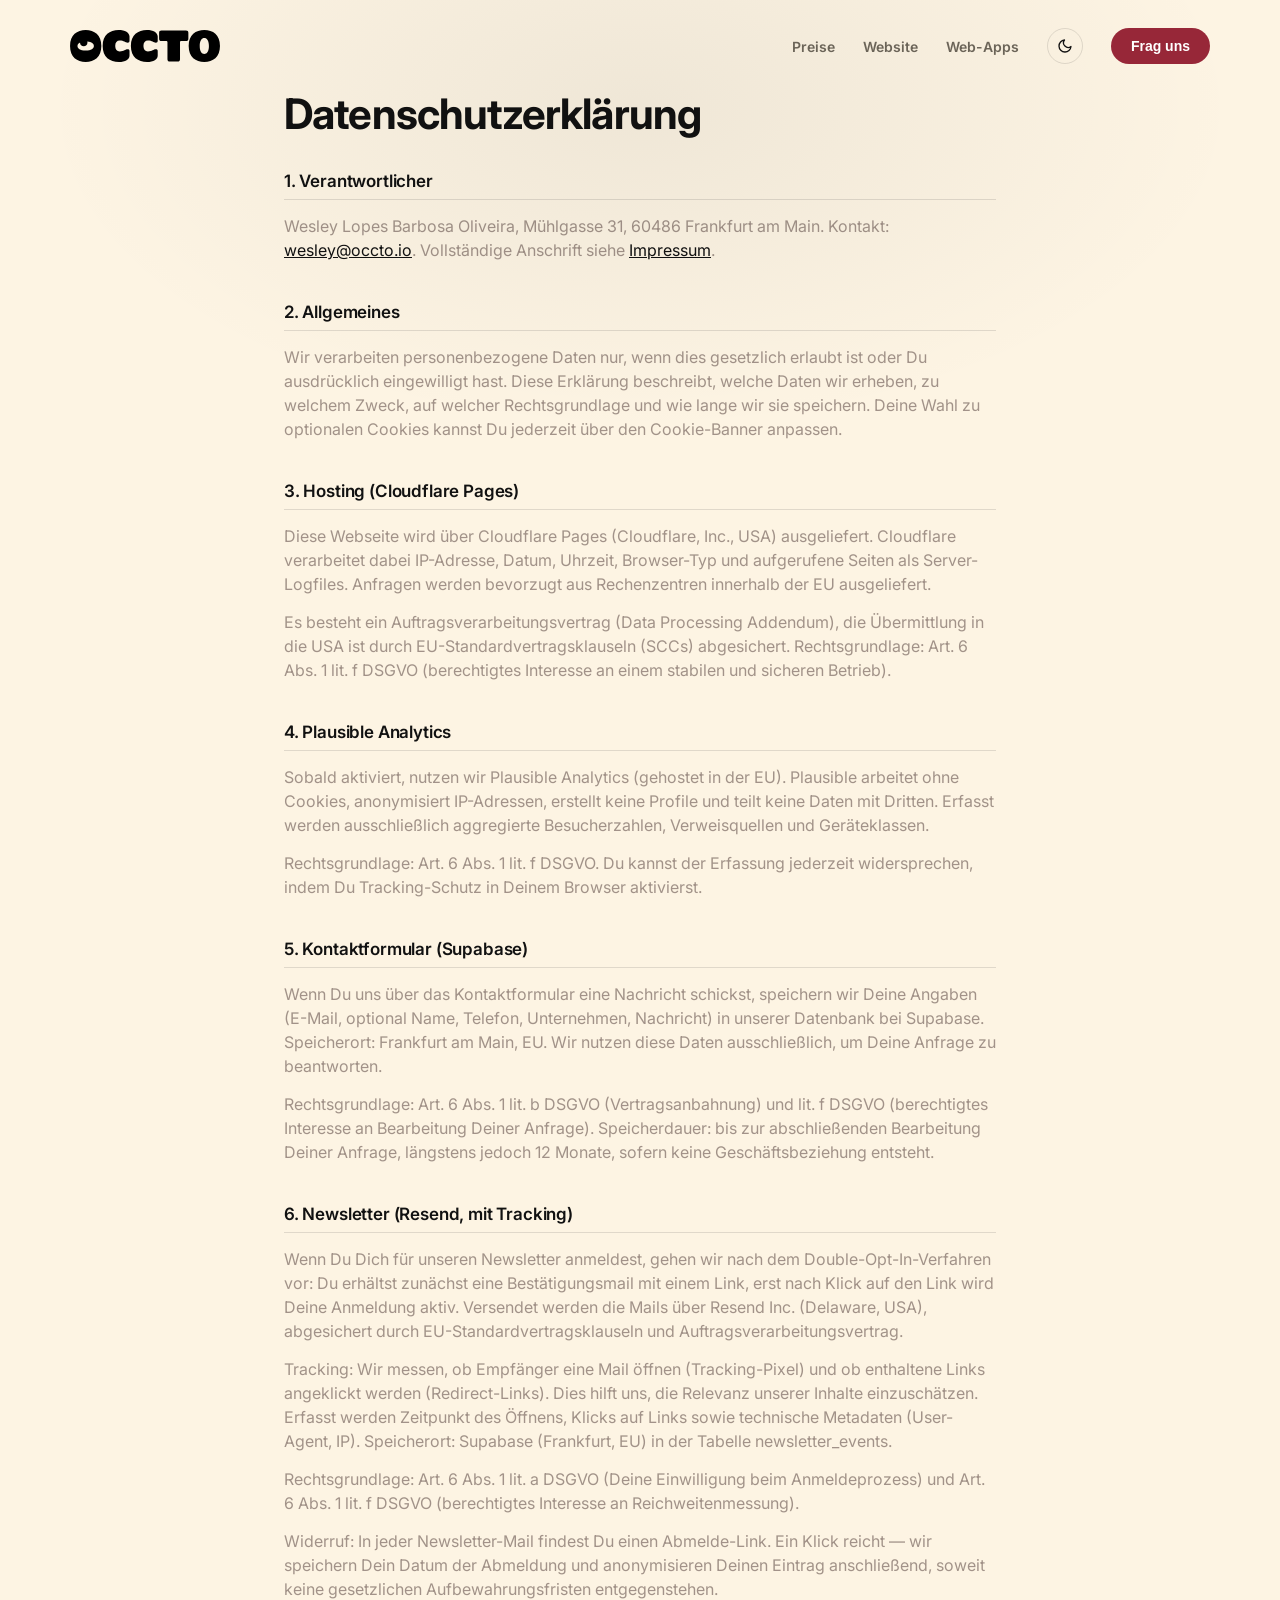
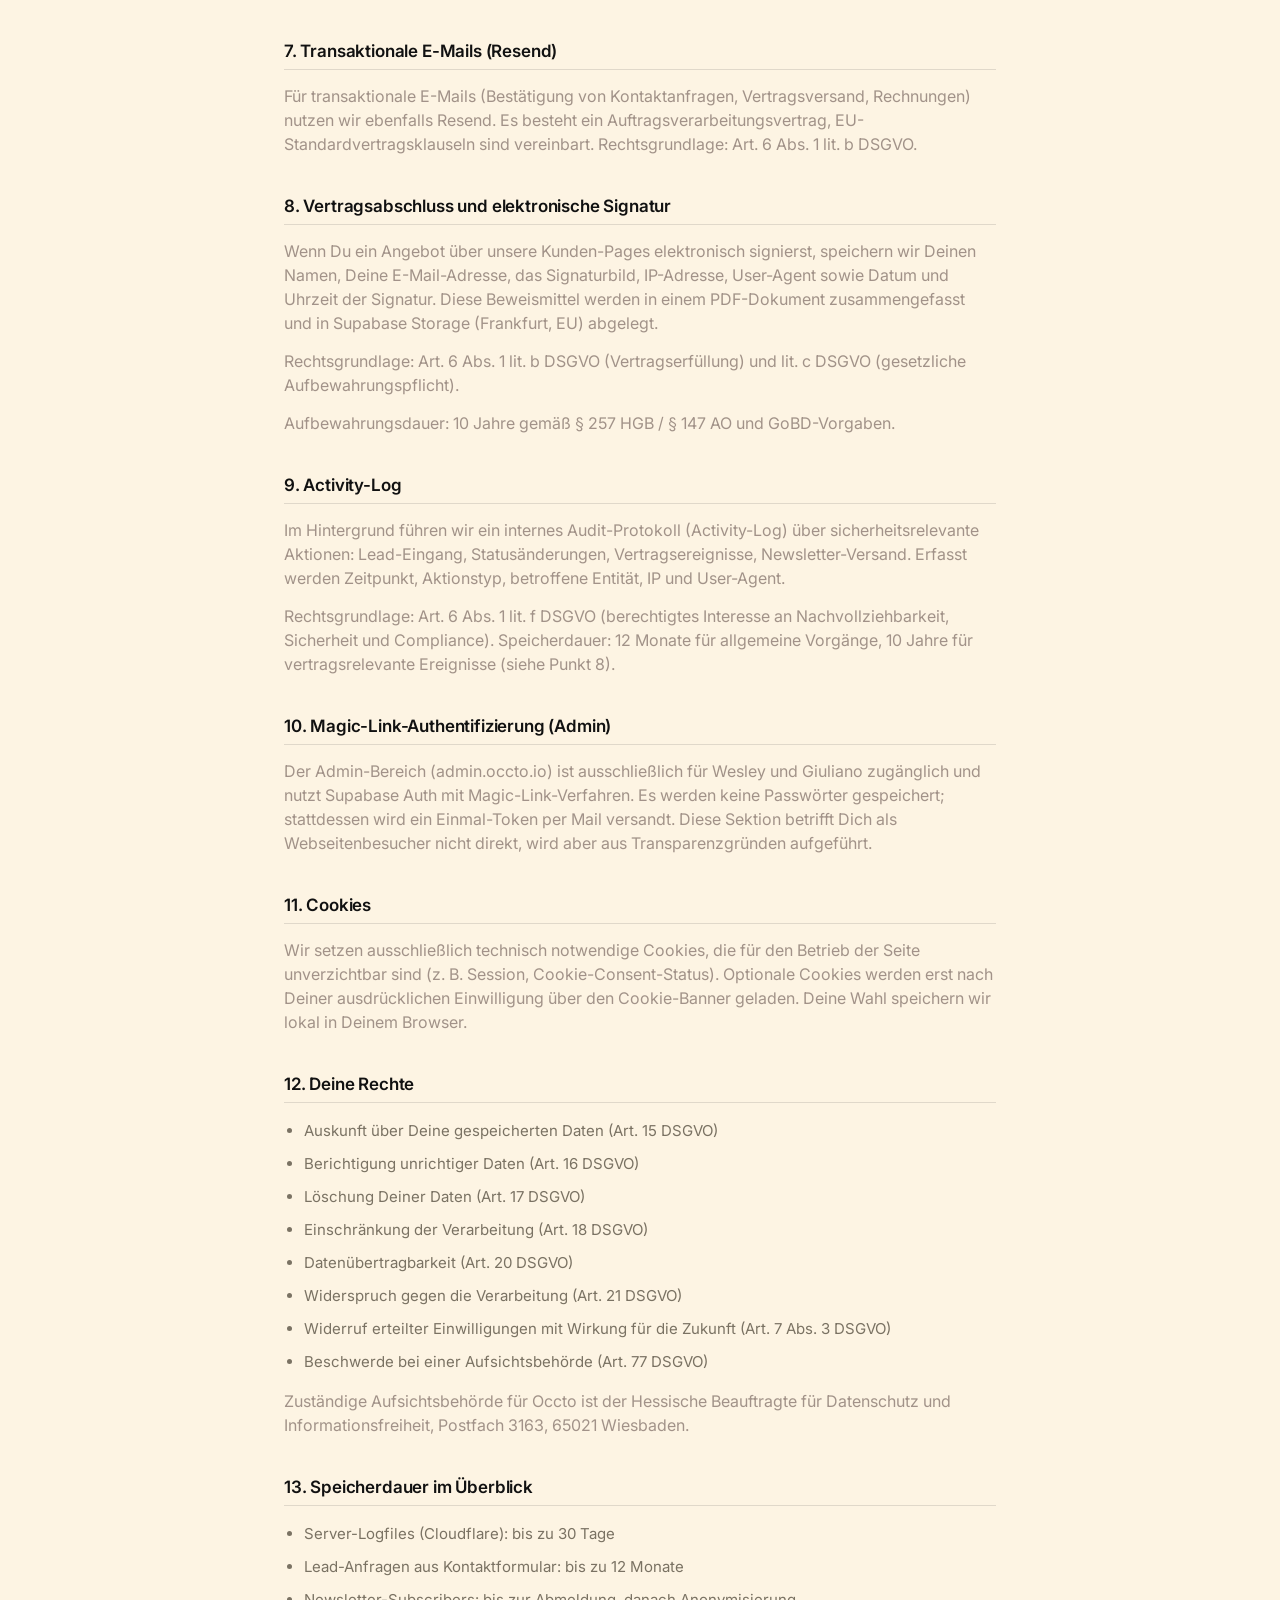
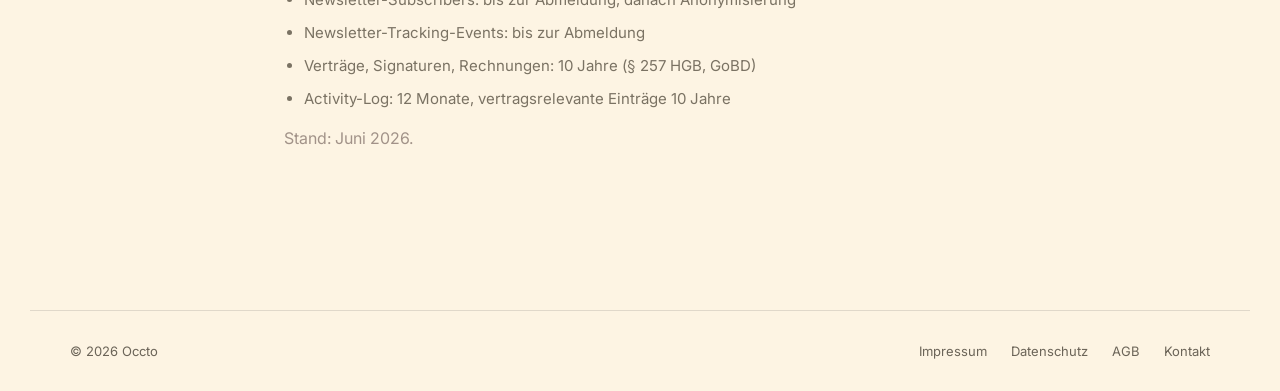
<file: datenschutz.html>
<!DOCTYPE html>
<html lang="de">

<head>
  <meta charset="UTF-8" />
  <script>
    if (localStorage.getItem('occto-theme') === 'dark') document.documentElement.setAttribute('data-theme', 'dark');
  </script>
  <meta name="viewport" content="width=device-width, initial-scale=1.0" />
  <title>Datenschutz – Occto</title>
  <link rel="preconnect" href="https://fonts.googleapis.com">
  <link rel="preconnect" href="https://fonts.gstatic.com" crossorigin>
  <link href="https://fonts.googleapis.com/css2?family=Inter:wght@400;500;600;700&display=swap" rel="stylesheet">
  <link rel="stylesheet" href="shared-assets/style.css">
  <style>
    .legal-page {
      max-width: 760px;
      margin: 0 auto;
      padding: 24px 24px 80px
    }

    .legal-page h1 {
      font-size: clamp(28px, 4vw, 42px);
      font-weight: 700;
      letter-spacing: -.02em;
      margin: 0 0 32px
    }

    .legal-page .section {
      margin-bottom: 40px
    }

    .legal-page h2 {
      font-size: 17px;
      font-weight: 600;
      letter-spacing: -.01em;
      margin: 0 0 14px;
      padding-bottom: 8px;
      border-bottom: 1px solid var(--border)
    }

    .legal-page p {
      font-size: 16px;
      line-height: 24px;
      color: rgba(24, 1, 2, 0.4);
      margin: 0 0 14px
    }

    [data-theme="dark"] .legal-page p {
      color: var(--muted-dim)
    }

    .legal-page ul {
      margin: 0 0 14px;
      padding-left: 20px
    }

    .legal-page li {
      font-size: 15px;
      line-height: 1.8;
      color: var(--muted-dim);
      margin-bottom: 6px
    }

    .legal-page a {
      color: var(--text)
    }
  </style>
</head>

<body>
  <div class="vignette"></div>

  <header class="site-nav">
    <a href="index.html" aria-label="Occto Startseite">
      <img class="site-nav-logo logo-light" src="shared-assets/occto-logo-black.svg" alt="Occto" />
      <img class="site-nav-logo logo-dark" src="shared-assets/occto-logo-white.svg" alt="Occto" />
    </a>
    <button class="nav-burger" type="button" onclick="toggleMobileNav()" aria-label="Menü öffnen">
      <svg xmlns="http://www.w3.org/2000/svg" viewBox="0 0 24 24" fill="none" stroke="currentColor" stroke-width="2" stroke-linecap="round" stroke-linejoin="round"><line x1="3" y1="6" x2="21" y2="6" /><line x1="3" y1="12" x2="21" y2="12" /><line x1="3" y1="18" x2="21" y2="18" /></svg>
    </button>
    <nav class="site-nav-links" id="navLinks">
      <a href="index.html" class="nav-link">Preise</a>
      <a href="product-website/" class="nav-link">Website</a>
      <a href="product-webapp/" class="nav-link">Web-Apps</a>
      <button class="theme-toggle" type="button" onclick="toggleTheme()" aria-label="Theme wechseln">
        <svg class="icon-sun" xmlns="http://www.w3.org/2000/svg" viewBox="0 0 24 24" fill="none" stroke="currentColor" stroke-width="2" stroke-linecap="round" stroke-linejoin="round"><circle cx="12" cy="12" r="4" /><path d="M12 2v2M12 20v2M4.93 4.93l1.41 1.41M17.66 17.66l1.41 1.41M2 12h2M20 12h2M6.34 17.66l-1.41 1.41M19.07 4.93l-1.41 1.41" /></svg>
        <svg class="icon-moon" xmlns="http://www.w3.org/2000/svg" viewBox="0 0 24 24" fill="none" stroke="currentColor" stroke-width="2" stroke-linecap="round" stroke-linejoin="round"><path d="M21 12.79A9 9 0 1 1 11.21 3 7 7 0 0 0 21 12.79Z" /></svg>
      </button>
      <button class="nav-cta" type="button" onclick="openContactModal()">Frag uns</button>
    </nav>
  </header>

  <div class="legal-page">
    <h1>Datenschutzerklärung</h1>

    <div class="section">
      <h2>1. Verantwortlicher</h2>
      <p>Wesley Lopes Barbosa Oliveira, Mühlgasse 31, 60486 Frankfurt am Main. Kontakt:
        <a href="mailto:wesley@occto.io">wesley@occto.io</a>. Vollständige Anschrift siehe
        <a href="impressum.html">Impressum</a>.</p>
    </div>

    <div class="section">
      <h2>2. Allgemeines</h2>
      <p>Wir verarbeiten personenbezogene Daten nur, wenn dies gesetzlich erlaubt ist oder Du ausdrücklich eingewilligt
        hast. Diese Erklärung beschreibt, welche Daten wir erheben, zu welchem Zweck, auf welcher Rechtsgrundlage und
        wie lange wir sie speichern. Deine Wahl zu optionalen Cookies kannst Du jederzeit über den Cookie-Banner
        anpassen.</p>
    </div>

    <div class="section">
      <h2>3. Hosting (Cloudflare Pages)</h2>
      <p>Diese Webseite wird über Cloudflare Pages (Cloudflare, Inc., USA) ausgeliefert. Cloudflare verarbeitet dabei
        IP-Adresse, Datum, Uhrzeit, Browser-Typ und aufgerufene Seiten als Server-Logfiles. Anfragen werden bevorzugt
        aus Rechenzentren innerhalb der EU ausgeliefert.</p>
      <p>Es besteht ein Auftragsverarbeitungsvertrag (Data Processing Addendum), die Übermittlung in die USA ist durch
        EU-Standardvertragsklauseln (SCCs) abgesichert. Rechtsgrundlage: Art. 6 Abs. 1 lit. f DSGVO (berechtigtes
        Interesse an einem stabilen und sicheren Betrieb).</p>
    </div>

    <div class="section">
      <h2>4. Plausible Analytics</h2>
      <p>Sobald aktiviert, nutzen wir Plausible Analytics (gehostet in der EU). Plausible arbeitet ohne Cookies,
        anonymisiert IP-Adressen, erstellt keine Profile und teilt keine Daten mit Dritten. Erfasst werden
        ausschließlich aggregierte Besucherzahlen, Verweisquellen und Geräteklassen.</p>
      <p>Rechtsgrundlage: Art. 6 Abs. 1 lit. f DSGVO. Du kannst der Erfassung jederzeit widersprechen, indem Du
        Tracking-Schutz in Deinem Browser aktivierst.</p>
    </div>

    <div class="section">
      <h2>5. Kontaktformular (Supabase)</h2>
      <p>Wenn Du uns über das Kontaktformular eine Nachricht schickst, speichern wir Deine Angaben (E-Mail, optional
        Name, Telefon, Unternehmen, Nachricht) in unserer Datenbank bei Supabase. Speicherort: Frankfurt am Main, EU.
        Wir nutzen diese Daten ausschließlich, um Deine Anfrage zu beantworten.</p>
      <p>Rechtsgrundlage: Art. 6 Abs. 1 lit. b DSGVO (Vertragsanbahnung) und lit. f DSGVO (berechtigtes Interesse an
        Bearbeitung Deiner Anfrage). Speicherdauer: bis zur abschließenden Bearbeitung Deiner Anfrage, längstens jedoch
        12 Monate, sofern keine Geschäftsbeziehung entsteht.</p>
    </div>

    <div class="section">
      <h2>6. Newsletter (Resend, mit Tracking)</h2>
      <p>Wenn Du Dich für unseren Newsletter anmeldest, gehen wir nach dem Double-Opt-In-Verfahren vor: Du erhältst
        zunächst eine Bestätigungsmail mit einem Link, erst nach Klick auf den Link wird Deine Anmeldung aktiv.
        Versendet werden die Mails über Resend Inc. (Delaware, USA), abgesichert durch EU-Standardvertragsklauseln und
        Auftragsverarbeitungsvertrag.</p>
      <p>Tracking: Wir messen, ob Empfänger eine Mail öffnen (Tracking-Pixel) und ob enthaltene Links angeklickt werden
        (Redirect-Links). Dies hilft uns, die Relevanz unserer Inhalte einzuschätzen. Erfasst werden Zeitpunkt des
        Öffnens, Klicks auf Links sowie technische Metadaten (User-Agent, IP). Speicherort: Supabase (Frankfurt, EU) in
        der Tabelle newsletter_events.</p>
      <p>Rechtsgrundlage: Art. 6 Abs. 1 lit. a DSGVO (Deine Einwilligung beim Anmeldeprozess) und Art. 6 Abs. 1 lit. f
        DSGVO (berechtigtes Interesse an Reichweitenmessung).</p>
      <p>Widerruf: In jeder Newsletter-Mail findest Du einen Abmelde-Link. Ein Klick reicht — wir speichern Dein Datum
        der Abmeldung und anonymisieren Deinen Eintrag anschließend, soweit keine gesetzlichen Aufbewahrungsfristen
        entgegenstehen.</p>
    </div>

    <div class="section">
      <h2>7. Transaktionale E-Mails (Resend)</h2>
      <p>Für transaktionale E-Mails (Bestätigung von Kontaktanfragen, Vertragsversand, Rechnungen) nutzen wir ebenfalls
        Resend. Es besteht ein Auftragsverarbeitungsvertrag, EU-Standardvertragsklauseln sind vereinbart.
        Rechtsgrundlage: Art. 6 Abs. 1 lit. b DSGVO.</p>
    </div>

    <div class="section">
      <h2>8. Vertragsabschluss und elektronische Signatur</h2>
      <p>Wenn Du ein Angebot über unsere Kunden-Pages elektronisch signierst, speichern wir Deinen Namen, Deine
        E-Mail-Adresse, das Signaturbild, IP-Adresse, User-Agent sowie Datum und Uhrzeit der Signatur. Diese
        Beweismittel werden in einem PDF-Dokument zusammengefasst und in Supabase Storage (Frankfurt, EU) abgelegt.</p>
      <p>Rechtsgrundlage: Art. 6 Abs. 1 lit. b DSGVO (Vertragserfüllung) und lit. c DSGVO (gesetzliche
        Aufbewahrungspflicht).</p>
      <p>Aufbewahrungsdauer: 10 Jahre gemäß § 257 HGB / § 147 AO und GoBD-Vorgaben.</p>
    </div>

    <div class="section">
      <h2>9. Activity-Log</h2>
      <p>Im Hintergrund führen wir ein internes Audit-Protokoll (Activity-Log) über sicherheitsrelevante Aktionen:
        Lead-Eingang, Statusänderungen, Vertragsereignisse, Newsletter-Versand. Erfasst werden Zeitpunkt, Aktionstyp,
        betroffene Entität, IP und User-Agent.</p>
      <p>Rechtsgrundlage: Art. 6 Abs. 1 lit. f DSGVO (berechtigtes Interesse an Nachvollziehbarkeit, Sicherheit und
        Compliance). Speicherdauer: 12 Monate für allgemeine Vorgänge, 10 Jahre für vertragsrelevante Ereignisse (siehe
        Punkt 8).</p>
    </div>

    <div class="section">
      <h2>10. Magic-Link-Authentifizierung (Admin)</h2>
      <p>Der Admin-Bereich (admin.occto.io) ist ausschließlich für Wesley und Giuliano zugänglich und nutzt Supabase
        Auth mit Magic-Link-Verfahren. Es werden keine Passwörter gespeichert; stattdessen wird ein Einmal-Token per
        Mail versandt. Diese Sektion betrifft Dich als Webseitenbesucher nicht direkt, wird aber aus
        Transparenzgründen aufgeführt.</p>
    </div>

    <div class="section">
      <h2>11. Cookies</h2>
      <p>Wir setzen ausschließlich technisch notwendige Cookies, die für den Betrieb der Seite unverzichtbar sind (z.
        B. Session, Cookie-Consent-Status). Optionale Cookies werden erst nach Deiner ausdrücklichen Einwilligung über
        den Cookie-Banner geladen. Deine Wahl speichern wir lokal in Deinem Browser.</p>
    </div>

    <div class="section">
      <h2>12. Deine Rechte</h2>
      <ul>
        <li>Auskunft über Deine gespeicherten Daten (Art. 15 DSGVO)</li>
        <li>Berichtigung unrichtiger Daten (Art. 16 DSGVO)</li>
        <li>Löschung Deiner Daten (Art. 17 DSGVO)</li>
        <li>Einschränkung der Verarbeitung (Art. 18 DSGVO)</li>
        <li>Datenübertragbarkeit (Art. 20 DSGVO)</li>
        <li>Widerspruch gegen die Verarbeitung (Art. 21 DSGVO)</li>
        <li>Widerruf erteilter Einwilligungen mit Wirkung für die Zukunft (Art. 7 Abs. 3 DSGVO)</li>
        <li>Beschwerde bei einer Aufsichtsbehörde (Art. 77 DSGVO)</li>
      </ul>
      <p>Zuständige Aufsichtsbehörde für Occto ist der Hessische Beauftragte für Datenschutz und Informationsfreiheit,
        Postfach 3163, 65021 Wiesbaden.</p>
    </div>

    <div class="section">
      <h2>13. Speicherdauer im Überblick</h2>
      <ul>
        <li>Server-Logfiles (Cloudflare): bis zu 30 Tage</li>
        <li>Lead-Anfragen aus Kontaktformular: bis zu 12 Monate</li>
        <li>Newsletter-Subscribers: bis zur Abmeldung, danach Anonymisierung</li>
        <li>Newsletter-Tracking-Events: bis zur Abmeldung</li>
        <li>Verträge, Signaturen, Rechnungen: 10 Jahre (§ 257 HGB, GoBD)</li>
        <li>Activity-Log: 12 Monate, vertragsrelevante Einträge 10 Jahre</li>
      </ul>
      <p>Stand: Juni 2026.</p>
    </div>
  </div>

  <footer class="site-footer">
    <p class="footer-copy">&copy; 2026 Occto</p>
    <nav class="footer-links">
      <a href="impressum.html">Impressum</a>
      <a href="datenschutz.html">Datenschutz</a>
      <a href="agb.html">AGB</a>
      <button type="button" onclick="openContactModal()">Kontakt</button>
    </nav>
  </footer>

  <div class="modal-overlay" id="contactModal" hidden>
    <div class="modal-box" role="dialog" aria-modal="true" aria-labelledby="modalTitle">
      <button class="modal-close" id="modalClose" type="button" aria-label="Schließen">
        <svg xmlns="http://www.w3.org/2000/svg" viewBox="0 0 24 24" fill="none" stroke="currentColor" stroke-width="2" stroke-linecap="round" stroke-linejoin="round"><line x1="18" y1="6" x2="6" y2="18" /><line x1="6" y1="6" x2="18" y2="18" /></svg>
      </button>
      <h3 id="modalTitle">Jetzt anfragen</h3>
      <p class="modal-sub">Wir freuen uns auf Ihre Nachricht:</p>
      <div class="modal-contact">
        <p class="modal-name">Wesley Oliveira</p>
        <p class="modal-line"><span>Tel. oder WhatsApp:</span><a href="tel:+4917642772208">+49 176 42772208</a></p>
        <p class="modal-line"><span>E-Mail:</span><a href="mailto:wesley@occto.io">wesley@occto.io</a></p>
      </div>
    </div>
  </div>

  <script>
    const contactModal = document.getElementById("contactModal");
    const modalClose = document.getElementById("modalClose");
    function openContactModal() {
      contactModal.hidden = false;
    }
    function closeContactModal() {
      contactModal.hidden = true;
    }
    modalClose.addEventListener("click", closeContactModal);
    contactModal.addEventListener("click", e => {
      if (e.target === contactModal) closeContactModal();
    });
    document.addEventListener("keydown", e => {
      if (e.key === "Escape" && !contactModal.hidden) closeContactModal();
    });

    function toggleTheme() {
      const html = document.documentElement;
      if (html.getAttribute("data-theme") === "dark") {
        html.removeAttribute("data-theme");
        localStorage.setItem("occto-theme", "light");
      } else {
        html.setAttribute("data-theme", "dark");
        localStorage.setItem("occto-theme", "dark");
      }
    }

    // Mobile nav
    function toggleMobileNav() {
      document.getElementById("navLinks").classList.toggle("is-open");
    }
    document.addEventListener("click", e => {
      const nav = document.getElementById("navLinks");
      const burger = document.querySelector(".nav-burger");
      if (nav.classList.contains("is-open") && !nav.contains(e.target) && !burger.contains(e.target)) {
        nav.classList.remove("is-open");
      }
    });
  </script>
</body>

</html>
</file>
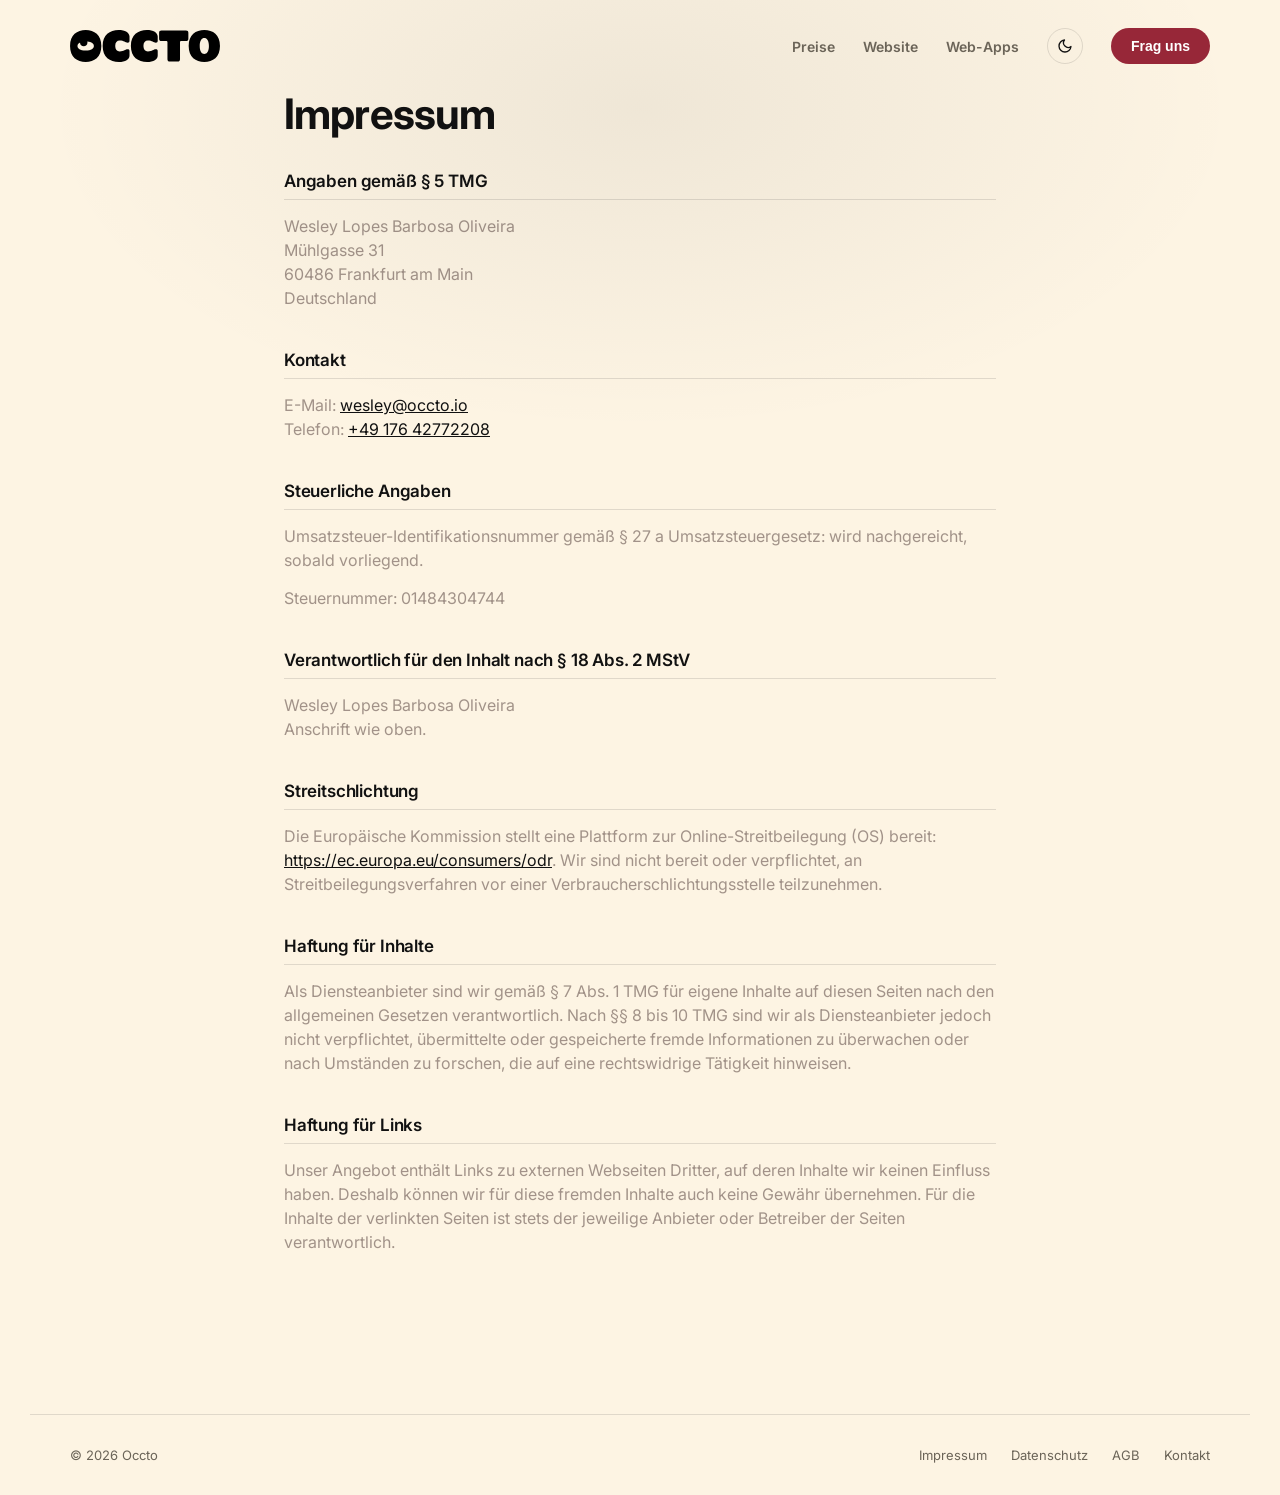
<file: impressum.html>
<!DOCTYPE html>
<html lang="de">

<head>
  <meta charset="UTF-8" />
  <script>
    if (localStorage.getItem('occto-theme') === 'dark') document.documentElement.setAttribute('data-theme', 'dark');
  </script>
  <meta name="viewport" content="width=device-width, initial-scale=1.0" />
  <title>Impressum – Occto</title>
  <link rel="preconnect" href="https://fonts.googleapis.com">
  <link rel="preconnect" href="https://fonts.gstatic.com" crossorigin>
  <link href="https://fonts.googleapis.com/css2?family=Inter:wght@400;500;600;700&display=swap" rel="stylesheet">
  <link rel="stylesheet" href="shared-assets/style.css">
  <style>
    .legal-page {
      max-width: 760px;
      margin: 0 auto;
      padding: 24px 24px 80px
    }

    .legal-page h1 {
      font-size: clamp(28px, 4vw, 42px);
      font-weight: 700;
      letter-spacing: -.02em;
      margin: 0 0 32px
    }

    .legal-page .section {
      margin-bottom: 40px
    }

    .legal-page h2 {
      font-size: 17px;
      font-weight: 600;
      letter-spacing: -.01em;
      margin: 0 0 14px;
      padding-bottom: 8px;
      border-bottom: 1px solid var(--border)
    }

    .legal-page p {
      font-size: 16px;
      line-height: 24px;
      color: rgba(24, 1, 2, 0.4);
      margin: 0 0 14px
    }

    [data-theme="dark"] .legal-page p {
      color: var(--muted-dim)
    }

    .legal-page a {
      color: var(--text)
    }
  </style>
</head>

<body>
  <div class="vignette"></div>

  <header class="site-nav">
    <a href="index.html" aria-label="Occto Startseite">
      <img class="site-nav-logo logo-light" src="shared-assets/occto-logo-black.svg" alt="Occto" />
      <img class="site-nav-logo logo-dark" src="shared-assets/occto-logo-white.svg" alt="Occto" />
    </a>
    <button class="nav-burger" type="button" onclick="toggleMobileNav()" aria-label="Menü öffnen">
      <svg xmlns="http://www.w3.org/2000/svg" viewBox="0 0 24 24" fill="none" stroke="currentColor" stroke-width="2" stroke-linecap="round" stroke-linejoin="round"><line x1="3" y1="6" x2="21" y2="6" /><line x1="3" y1="12" x2="21" y2="12" /><line x1="3" y1="18" x2="21" y2="18" /></svg>
    </button>
    <nav class="site-nav-links" id="navLinks">
      <a href="index.html" class="nav-link">Preise</a>
      <a href="product-website/" class="nav-link">Website</a>
      <a href="product-webapp/" class="nav-link">Web-Apps</a>
      <button class="theme-toggle" type="button" onclick="toggleTheme()" aria-label="Theme wechseln">
        <svg class="icon-sun" xmlns="http://www.w3.org/2000/svg" viewBox="0 0 24 24" fill="none" stroke="currentColor" stroke-width="2" stroke-linecap="round" stroke-linejoin="round"><circle cx="12" cy="12" r="4" /><path d="M12 2v2M12 20v2M4.93 4.93l1.41 1.41M17.66 17.66l1.41 1.41M2 12h2M20 12h2M6.34 17.66l-1.41 1.41M19.07 4.93l-1.41 1.41" /></svg>
        <svg class="icon-moon" xmlns="http://www.w3.org/2000/svg" viewBox="0 0 24 24" fill="none" stroke="currentColor" stroke-width="2" stroke-linecap="round" stroke-linejoin="round"><path d="M21 12.79A9 9 0 1 1 11.21 3 7 7 0 0 0 21 12.79Z" /></svg>
      </button>
      <button class="nav-cta" type="button" onclick="openContactModal()">Frag uns</button>
    </nav>
  </header>

  <div class="legal-page">
    <h1>Impressum</h1>

    <div class="section">
      <h2>Angaben gemäß § 5 TMG</h2>
      <p>Wesley Lopes Barbosa Oliveira<br />
        Mühlgasse 31<br />
        60486 Frankfurt am Main<br />
        Deutschland</p>
    </div>

    <div class="section">
      <h2>Kontakt</h2>
      <p>E-Mail: <a href="mailto:wesley@occto.io">wesley@occto.io</a><br />
        Telefon: <a href="tel:+4917642772208">+49 176 42772208</a></p>
    </div>

    <div class="section">
      <h2>Steuerliche Angaben</h2>
      <p>Umsatzsteuer-Identifikationsnummer gemäß § 27 a Umsatzsteuergesetz: wird nachgereicht, sobald vorliegend.</p>
      <p>Steuernummer: 01484304744</p>
    </div>

    <div class="section">
      <h2>Verantwortlich für den Inhalt nach § 18 Abs. 2 MStV</h2>
      <p>Wesley Lopes Barbosa Oliveira<br />
        Anschrift wie oben.</p>
    </div>

    <div class="section">
      <h2>Streitschlichtung</h2>
      <p>Die Europäische Kommission stellt eine Plattform zur Online-Streitbeilegung (OS) bereit:
        <a href="https://ec.europa.eu/consumers/odr" target="_blank" rel="noopener">https://ec.europa.eu/consumers/odr</a>.
        Wir sind nicht bereit oder verpflichtet, an Streitbeilegungsverfahren vor einer Verbraucherschlichtungsstelle
        teilzunehmen.</p>
    </div>

    <div class="section">
      <h2>Haftung für Inhalte</h2>
      <p>Als Diensteanbieter sind wir gemäß § 7 Abs. 1 TMG für eigene Inhalte auf diesen Seiten nach den allgemeinen
        Gesetzen verantwortlich. Nach §§ 8 bis 10 TMG sind wir als Diensteanbieter jedoch nicht verpflichtet,
        übermittelte oder gespeicherte fremde Informationen zu überwachen oder nach Umständen zu forschen, die auf eine
        rechtswidrige Tätigkeit hinweisen.</p>
    </div>

    <div class="section">
      <h2>Haftung für Links</h2>
      <p>Unser Angebot enthält Links zu externen Webseiten Dritter, auf deren Inhalte wir keinen Einfluss haben.
        Deshalb können wir für diese fremden Inhalte auch keine Gewähr übernehmen. Für die Inhalte der verlinkten
        Seiten ist stets der jeweilige Anbieter oder Betreiber der Seiten verantwortlich.</p>
    </div>
  </div>

  <footer class="site-footer">
    <p class="footer-copy">&copy; 2026 Occto</p>
    <nav class="footer-links">
      <a href="impressum.html">Impressum</a>
      <a href="datenschutz.html">Datenschutz</a>
      <a href="agb.html">AGB</a>
      <button type="button" onclick="openContactModal()">Kontakt</button>
    </nav>
  </footer>

  <div class="modal-overlay" id="contactModal" hidden>
    <div class="modal-box" role="dialog" aria-modal="true" aria-labelledby="modalTitle">
      <button class="modal-close" id="modalClose" type="button" aria-label="Schließen">
        <svg xmlns="http://www.w3.org/2000/svg" viewBox="0 0 24 24" fill="none" stroke="currentColor" stroke-width="2" stroke-linecap="round" stroke-linejoin="round"><line x1="18" y1="6" x2="6" y2="18" /><line x1="6" y1="6" x2="18" y2="18" /></svg>
      </button>
      <h3 id="modalTitle">Jetzt anfragen</h3>
      <p class="modal-sub">Wir freuen uns auf Ihre Nachricht:</p>
      <div class="modal-contact">
        <p class="modal-name">Wesley Oliveira</p>
        <p class="modal-line"><span>Tel. oder WhatsApp:</span><a href="tel:+4917642772208">+49 176 42772208</a></p>
        <p class="modal-line"><span>E-Mail:</span><a href="mailto:wesley@occto.io">wesley@occto.io</a></p>
      </div>
    </div>
  </div>

  <script>
    const contactModal = document.getElementById("contactModal");
    const modalClose = document.getElementById("modalClose");
    function openContactModal() {
      contactModal.hidden = false;
    }
    function closeContactModal() {
      contactModal.hidden = true;
    }
    modalClose.addEventListener("click", closeContactModal);
    contactModal.addEventListener("click", e => {
      if (e.target === contactModal) closeContactModal();
    });
    document.addEventListener("keydown", e => {
      if (e.key === "Escape" && !contactModal.hidden) closeContactModal();
    });

    function toggleTheme() {
      const html = document.documentElement;
      if (html.getAttribute("data-theme") === "dark") {
        html.removeAttribute("data-theme");
        localStorage.setItem("occto-theme", "light");
      } else {
        html.setAttribute("data-theme", "dark");
        localStorage.setItem("occto-theme", "dark");
      }
    }

    // Mobile nav
    function toggleMobileNav() {
      document.getElementById("navLinks").classList.toggle("is-open");
    }
    document.addEventListener("click", e => {
      const nav = document.getElementById("navLinks");
      const burger = document.querySelector(".nav-burger");
      if (nav.classList.contains("is-open") && !nav.contains(e.target) && !burger.contains(e.target)) {
        nav.classList.remove("is-open");
      }
    });
  </script>
</body>

</html>
</file>
<file: shared-assets/style.css>
:root {
  --bg: #fdf4e3;
  --text: #111111;
  --muted: #6b6458;
  --muted-soft: #8c8471;
  --muted-dim: #7a7263;
  --muted-faint: #a39a86;
  --border: rgba(17, 17, 17, .12);
  --card: #fdf4e3;
  --card-muted: #f2e5c8;
  --card-pop: #fdf4e3;
  --accent-line: rgba(17, 17, 17, .15);
  --glow: rgba(17, 17, 17, 0.05);
  --btn-primary-bg: #111111;
  --btn-primary-fg: #fdf4e3;
  --btn-ghost-border: rgba(17, 17, 17, .15);
  --btn-ghost-hover: rgba(17, 17, 17, 0.04);
  --overlay-rgb: 17, 17, 17;
  --title-dim: #a39a86;
  --text-soft: #3d3a33;
  --shadow-toggle: 0 1px 6px rgba(0, 0, 0, .12);
  --shadow-pop: 0 10px 30px rgba(0, 0, 0, .10);
  --shadow-pop-hover: 0 20px 56px rgba(0, 0, 0, .14), 0 0 0 1px rgba(17, 17, 17, .08);
  --shadow-pop-mobile: 0 4px 20px rgba(0, 0, 0, .10);
  --shadow-modal: 0 24px 60px rgba(0, 0, 0, .16);
  --scrim: rgba(17, 17, 17, .35);
  color-scheme: light
}

[data-theme="dark"] {
  --bg: #0b0b0c;
  --text: #f6f7f8;
  --muted: #a6a7ac;
  --muted-soft: #b5b6bb;
  --muted-dim: #7e8087;
  --muted-faint: #5e5f65;
  --border: #2a2a2e;
  --card: #111214;
  --card-muted: #0f1012;
  --card-pop: #15161a;
  --accent-line: #27272a;
  --glow: rgba(255, 255, 255, 0.08);
  --btn-primary-bg: #f1f1f3;
  --btn-primary-fg: #0c0c0d;
  --btn-ghost-border: #2a2a2e;
  --btn-ghost-hover: rgba(255, 255, 255, 0.04);
  --overlay-rgb: 255, 255, 255;
  --title-dim: #4a4b52;
  --text-soft: #d4d5da;
  --shadow-toggle: 0 1px 6px rgba(0, 0, 0, .35);
  --shadow-pop: 0 10px 30px rgba(0, 0, 0, .35);
  --shadow-pop-hover: 0 20px 56px rgba(0, 0, 0, .5), 0 0 0 1px rgba(255, 255, 255, .08);
  --shadow-pop-mobile: 0 4px 20px rgba(0, 0, 0, .3);
  --shadow-modal: 0 24px 60px rgba(0, 0, 0, .5);
  --scrim: rgba(6, 6, 7, .72);
  color-scheme: dark
}

* {
  box-sizing: border-box
}

html,
body {
  margin: 0;
  min-height: 100%;
  background: var(--bg);
  color: var(--text);
  font-family: "Inter", -apple-system, BlinkMacSystemFont, sans-serif;
  overflow-x: hidden;
  scrollbar-gutter: stable both-edges;
  transition: background .2s ease, color .2s ease
}

section[data-locked] {
  position: relative;
  width: 100%;
  min-height: 100vh;
  overflow: hidden
}

.vignette {
  position: absolute;
  inset: 0;
  pointer-events: none;
  background: radial-gradient(80% 60% at 50% 12%, rgba(var(--overlay-rgb), .06), transparent 60%)
}

.accent-lines {
  position: absolute;
  inset: 0;
  pointer-events: none;
  opacity: .7
}

.accent-lines .hline,
.accent-lines .vline {
  position: absolute;
  background: var(--accent-line);
  animation-fill-mode: forwards
}

.accent-lines .hline {
  left: 0;
  right: 0;
  height: 1px;
  transform: scaleX(0);
  transform-origin: 50% 50%
}

.accent-lines .vline {
  top: 0;
  bottom: 0;
  width: 1px;
  transform: scaleY(0);
  transform-origin: 50% 0%
}

.is-ready .accent-lines .hline:nth-of-type(1) {
  top: 18%;
  animation: drawX .6s ease .08s forwards
}

.is-ready .accent-lines .hline:nth-of-type(2) {
  top: 50%;
  animation: drawX .6s ease .16s forwards
}

.is-ready .accent-lines .hline:nth-of-type(3) {
  top: 82%;
  animation: drawX .6s ease .24s forwards
}

.is-ready .accent-lines .vline:nth-of-type(1) {
  left: 18%;
  animation: drawY .7s ease .20s forwards
}

.is-ready .accent-lines .vline:nth-of-type(2) {
  left: 50%;
  animation: drawY .7s ease .28s forwards
}

.is-ready .accent-lines .vline:nth-of-type(3) {
  left: 82%;
  animation: drawY .7s ease .36s forwards
}

@keyframes drawX {
  to {
    transform: scaleX(1)
  }
}

@keyframes drawY {
  to {
    transform: scaleY(1)
  }
}

canvas.particles {
  position: absolute;
  inset: 0;
  width: 100%;
  height: 100%;
  opacity: 0;
  pointer-events: none
}

[data-theme="dark"] canvas.particles {
  opacity: .9
}

.container {
  position: relative;
  max-width: 1200px;
  margin: 0 auto;
  padding: 16px 24px 60px
}

.head {
  text-align: center;
  max-width: 760px;
  margin: 0 auto 48px
}

.kicker,
.title,
.subtitle,
.toggle-wrap {
  opacity: 0;
  transform: translateY(8px)
}

.is-ready .kicker {
  animation: kIn .5s ease .08s forwards;
  letter-spacing: .22em
}

.is-ready .title {
  animation: tIn .6s cubic-bezier(.22, 1, .36, 1) .16s forwards
}

.is-ready .subtitle {
  animation: sIn .6s ease .26s forwards
}

.is-ready .toggle-wrap {
  animation: sIn .6s ease .32s forwards
}

@keyframes kIn {
  to {
    opacity: .9;
    transform: none;
    letter-spacing: .14em
  }
}

@keyframes tIn {
  to {
    opacity: 1;
    transform: none
  }
}

@keyframes sIn {
  to {
    opacity: 1;
    transform: none
  }
}

.kicker {
  font-size: 12px;
  text-transform: uppercase;
  letter-spacing: .14em;
  color: var(--muted-soft);
  margin-bottom: 12px
}

.title {
  font-size: clamp(36px, 5vw, 60px);
  font-weight: 700;
  letter-spacing: -.02em;
  line-height: 1.05;
  margin: 0 0 16px
}

.title-dim {
  color: var(--title-dim)
}

.subtitle {
  font-size: 18px;
  color: var(--muted);
  margin: 0 0 24px
}

/* Toggle group with savings hint */
.toggle-group {
  display: inline-flex;
  flex-direction: column;
  align-items: center;
  gap: 10px
}

.toggle {
  display: inline-flex;
  align-items: center;
  border-radius: 9999px;
  padding: 5px;
  background: rgba(var(--overlay-rgb), .04);
  border: 1px solid var(--border);
  position: relative
}

.toggle button {
  position: relative;
  padding: 11px 26px;
  border-radius: 9999px;
  font-size: 14px;
  font-weight: 600;
  border: 0;
  cursor: pointer;
  color: var(--text);
  background: transparent;
  transition: background .2s ease, color .2s ease, box-shadow .2s ease;
  display: inline-flex;
  align-items: center;
  gap: 8px
}

.toggle button.active {
  background: rgba(var(--overlay-rgb), .10);
  color: var(--text);
  box-shadow: var(--shadow-toggle)
}

.toggle button .save-pill {
  display: inline-flex;
  align-items: center;
  gap: 4px;
  background: var(--btn-primary-bg);
  color: var(--btn-primary-fg);
  border-radius: 9999px;
  padding: 2px 8px;
  font-size: 11px;
  font-weight: 700;
  letter-spacing: .02em;
  box-shadow: 0 0 0 3px rgba(var(--overlay-rgb), .08)
}

/* Segmented toggle: active option as solid button */
.toggle.toggle-segmented {
  gap: 4px;
  padding: 4px;
  background: var(--card);
  border: 1px solid var(--border);
  box-shadow: 0 1px 2px rgba(0, 0, 0, .04)
}

.toggle.toggle-segmented button {
  flex-direction: column;
  gap: 2px;
  min-width: 132px;
  padding: 9px 24px;
  color: var(--muted);
  font-size: 15px;
  font-weight: 700;
  line-height: 1.15
}

.toggle.toggle-segmented button small {
  font-size: 10px;
  font-weight: 600;
  text-transform: uppercase;
  letter-spacing: .08em;
  opacity: .7
}

.toggle.toggle-segmented button:hover:not(.active) {
  background: rgba(var(--overlay-rgb), .06);
  color: var(--text)
}

.toggle.toggle-segmented button.active {
  background: var(--btn-primary-bg);
  color: var(--btn-primary-fg);
  box-shadow: 0 2px 8px rgba(0, 0, 0, .18)
}

.toggle.toggle-segmented button:focus-visible {
  outline: 2px solid #972738;
  outline-offset: 2px
}

.save-line {
  font-size: 13px;
  color: var(--muted-soft);
  min-height: 18px;
  transition: opacity .2s
}

.save-line b {
  color: var(--text);
  font-weight: 700
}

.grid {
  display: grid;
  grid-template-columns: 1fr;
  gap: 24px;
  max-width: 1200px;
  margin: 0 auto
}

@media(min-width:900px) {
  .grid {
    grid-template-columns: repeat(3, 1fr)
  }
}

.card {
  position: relative;
  background: var(--card);
  border: 1px solid var(--border);
  border-radius: 16px;
  padding: 30px 28px;
  opacity: 0;
  transform: translateY(12px);
  display: flex;
  flex-direction: column
}

.is-ready .card {
  animation: fadeUp .6s ease forwards
}

@keyframes fadeUp {
  to {
    opacity: 1;
    transform: translateY(0)
  }
}

.card.pop {
  background: var(--card-pop);
  border-color: rgba(var(--overlay-rgb), .55);
  transform: scale(1.02);
  box-shadow: var(--shadow-pop);
  backdrop-filter: blur(6px);
  transition: transform .2s ease, border-color .2s ease, box-shadow .2s ease
}

.card.pop:hover {
  transform: scale(1.05);
  border-color: rgba(var(--overlay-rgb), .8);
  box-shadow: var(--shadow-pop-hover)
}

.card.pop.is-anim {
  animation: fadeUpPop .6s ease forwards
}

@keyframes fadeUpPop {
  to {
    opacity: 1;
    transform: translateY(0) scale(1.02)
  }
}

.badge {
  position: absolute;
  top: 16px;
  right: 16px;
  background: #972738;
  border: none;
  border-radius: 9999px;
  padding: 4px 12px;
  font-size: 11px;
  font-weight: 700;
  color: #fff;
  display: flex;
  align-items: center;
  gap: 6px
}

.badge .dot {
  display: inline-block;
  width: 5px;
  height: 5px;
  border-radius: 50%;
  background: #fff;
  opacity: .5;
  animation: pulse 1.6s infinite
}

@keyframes pulse {
  50% {
    opacity: .4
  }
}

.plan-name {
  font-size: 26px;
  font-weight: 700;
  margin: 0 0 8px;
  color: var(--text)
}

.plan-concept {
  display: inline-block;
  font-size: 11px;
  font-weight: 700;
  text-transform: uppercase;
  letter-spacing: .1em;
  color: var(--text-soft);
  margin: 0 0 24px
}

.price-row {
  display: flex;
  align-items: baseline;
  gap: 8px;
  flex-wrap: wrap
}

.price {
  font-size: 42px;
  font-weight: 700;
  color: var(--text);
  line-height: 1;
  letter-spacing: -.02em
}

.price-unit {
  font-size: 13px;
  color: var(--muted)
}

.savings {
  display: inline-flex;
  align-items: center;
  gap: 7px;
  font-size: 12px;
  font-weight: 700;
  color: var(--text-soft);
  background: rgba(var(--overlay-rgb), .06);
  border: 1px solid rgba(var(--overlay-rgb), .12);
  border-radius: 9999px;
  padding: 0 12px;
  height: 0;
  overflow: hidden;
  margin-top: 0;
  opacity: 0;
  letter-spacing: .01em;
  transition: opacity .25s ease, height .25s ease, margin-top .25s ease, padding .25s ease
}

.savings.show {
  height: 30px;
  margin-top: 10px;
  padding: 5px 12px;
  opacity: 1
}

.savings .savings-dot {
  width: 5px;
  height: 5px;
  border-radius: 50%;
  background: rgba(var(--overlay-rgb), .6);
  flex-shrink: 0
}

.setup {
  margin-top: 14px;
  display: inline-flex;
  align-items: center;
  justify-content: space-between;
  width: 100%;
  background: rgba(var(--overlay-rgb), .04);
  border: 1px solid var(--border);
  border-radius: 10px;
  padding: 10px 14px;
  font-size: 13px;
  color: var(--text)
}

.setup b {
  color: var(--text);
  font-weight: 600;
  font-size: 14px
}

.divider {
  height: 1px;
  background: var(--border);
  margin: 24px 0
}

/* Cleaner, more readable bullets */
.feat {
  list-style: none;
  padding: 0;
  margin: 0 0 28px;
  display: flex;
  flex-direction: column;
  gap: 16px
}

.feat li {
  display: flex;
  align-items: center;
  gap: 10px
}

.feat .check {
  display: inline-flex;
  align-items: center;
  justify-content: center;
  color: var(--text);
  flex-shrink: 0
}

.feat .check svg {
  width: 13px;
  height: 13px
}

.feat .label {
  display: none
}

.feat .value {
  font-size: 14px;
  line-height: 1.45;
  color: var(--text);
  font-weight: 400
}

.btn {
  display: inline-flex;
  align-items: center;
  justify-content: center;
  gap: 8px;
  width: 100%;
  padding: 13px 18px;
  border-radius: 20px;
  font-weight: 600;
  font-size: 14px;
  cursor: pointer;
  transition: filter .15s ease, background .2s ease, transform .15s ease;
  border: 1px solid transparent;
  text-decoration: none;
  margin-top: auto
}

.btn-primary {
  background: var(--btn-primary-bg);
  color: var(--btn-primary-fg)
}

.btn-primary:hover {
  filter: brightness(.95)
}

.btn-ghost {
  background: transparent;
  color: var(--text);
  border-color: var(--btn-ghost-border)
}

.btn-ghost:hover {
  background: var(--btn-ghost-hover)
}

.btn:active {
  transform: translateY(1px)
}

.btn:hover {
  background: #972738;
  color: #fff;
  border-color: #972738;
  filter: none
}

.section-divider {
  border: none;
  border-top: 1px solid var(--border);
  margin: 80px 0 0
}

/* Add-ons */
.addons {
  margin-top: 48px
}

.addons-header {
  text-align: center;
  margin-bottom: 24px
}

.addons-eyebrow {
  display: inline-flex;
  align-items: center;
  gap: 6px;
  font-size: 13px;
  text-transform: uppercase;
  letter-spacing: .12em;
  color: var(--muted-dim);
  font-weight: 600
}

.addons-eyebrow .pulse {
  width: 4px;
  height: 4px;
  border-radius: 9999px;
  background: rgba(var(--overlay-rgb), .4);
  animation: pulse 1.8s infinite
}

.addons-grid {
  display: grid;
  grid-template-columns: 1fr;
  gap: 16px
}

@media(min-width: 760px) {
  .addons-grid {
    grid-template-columns: repeat(3, 1fr)
  }
}

.addon-card {
  background: var(--card);
  border: 1px solid var(--border);
  border-radius: 16px;
  padding: 24px 24px;
  display: flex;
  flex-direction: column
}

.addon-name {
  font-size: 18px;
  font-weight: 700;
  letter-spacing: -.01em;
  margin: 0 0 4px;
  color: var(--text)
}

.addon-avail {
  font-size: 12px;
  color: var(--muted-faint);
  margin: 0 0 16px
}

.addon-price-row {
  display: flex;
  align-items: baseline;
  gap: 6px
}

.addon-amt {
  font-size: 32px;
  font-weight: 700;
  color: var(--text);
  letter-spacing: -.02em;
  line-height: 1
}

.addon-per {
  font-size: 13px;
  color: var(--muted)
}

.addon-divider {
  height: 1px;
  background: var(--border);
  margin: 20px 0
}

.addon-card .btn {
  margin-top: 28px
}

.addon-feat {
  list-style: none;
  padding: 0;
  margin: 0;
  display: flex;
  flex-direction: column;
  gap: 10px
}

.addon-feat li {
  display: flex;
  align-items: center;
  gap: 10px;
  font-size: 13px;
  color: var(--text)
}

.addon-feat li::before {
  content: "";
  display: inline-block;
  width: 16px;
  height: 16px;
  flex-shrink: 0;
  background: rgba(var(--overlay-rgb), .05);
  border: 1px solid rgba(var(--overlay-rgb), .08);
  border-radius: 50%;
  background-image: url("data:image/svg+xml,%3Csvg xmlns='http://www.w3.org/2000/svg' viewBox='0 0 24 24' fill='none' stroke='%23111111' stroke-width='2.5' stroke-linecap='round' stroke-linejoin='round'%3E%3Cpolyline points='20 6 9 17 4 12'/%3E%3C/svg%3E");
  background-size: 9px;
  background-repeat: no-repeat;
  background-position: center
}

[data-theme="dark"] .addon-feat li::before {
  background-image: url("data:image/svg+xml,%3Csvg xmlns='http://www.w3.org/2000/svg' viewBox='0 0 24 24' fill='none' stroke='%23f6f7f8' stroke-width='2.5' stroke-linecap='round' stroke-linejoin='round'%3E%3Cpolyline points='20 6 9 17 4 12'/%3E%3C/svg%3E")
}

.legal {
  margin-top: 48px;
  border-top: 1px solid var(--border);
  padding-top: 32px;
  display: flex;
  flex-direction: column;
  gap: 16px;
  padding-bottom: 32px
}

.legal p {
  margin: 0;
  font-size: 16px;
  line-height: 24px;
  color: rgba(24, 1, 2, 0.4)
}

[data-theme="dark"] .legal p {
  font-size: 13px;
  line-height: 1.75;
  color: var(--muted-dim)
}

.legal p b {
  color: var(--muted);
  font-weight: 600
}

.legal-footer {
  margin-top: 40px;
  padding-top: 24px;
  border-top: 1px solid var(--border)
}

.legal-footer a {
  display: inline-flex;
  align-items: center;
  gap: 6px;
  font-size: 14px;
  font-weight: 500;
  color: var(--muted);
  text-decoration: none;
  transition: color .15s ease
}

.legal-footer a:hover {
  color: var(--text)
}

/* ── Mobile ──────────────────────────────────────────── */
@media(max-width: 640px) {

  html,
  body {
    scrollbar-gutter: auto
  }

  .container {
    padding: 12px 16px 48px
  }

  .head {
    margin-bottom: 28px
  }

  .title {
    font-size: 32px
  }

  .subtitle {
    font-size: 15px
  }

  .toggle {
    width: 100%
  }

  .toggle button {
    flex: 1;
    justify-content: center;
    padding: 10px 12px;
    font-size: 13px
  }

  .toggle button .save-pill {
    font-size: 10px;
    padding: 2px 6px
  }

  .save-line {
    font-size: 12px
  }

  .accent-lines .vline {
    display: none
  }

  canvas.particles {
    display: none
  }

  .card {
    padding: 22px 18px
  }

  /* Remove scale on mobile – avoids horizontal overflow */
  .card.pop {
    transform: none;
    box-shadow: var(--shadow-pop-mobile)
  }

  .card.pop.is-anim {
    animation-name: fadeUp
  }

  .card.pop:hover {
    transform: none
  }

  .plan-name {
    font-size: 20px
  }

  .price {
    font-size: 34px
  }

  .setup {
    font-size: 12px
  }

  .feat {
    gap: 14px
  }

  .btn {
    padding: 12px 16px;
    font-size: 13px
  }

  .section-divider {
    margin: 56px 0 0
  }

  .addons {
    margin-top: 40px
  }

  .addons-header {
    margin-bottom: 20px
  }

  .addons-eyebrow {
    font-size: 11px
  }

  .addon-card {
    padding: 20px 18px
  }

  .addon-amt {
    font-size: 26px
  }

  .addon-name {
    font-size: 16px
  }

  .addon-feat li {
    font-size: 13px
  }

  .legal {
    margin-top: 40px
  }

  .legal p {
    font-size: 12px;
    line-height: 1.65
  }

  .legal-footer a {
    font-size: 13px
  }
}

/* Site navigation: logo left, links + CTA right */
.site-nav {
  position: relative;
  z-index: 10;
  width: 100%;
  display: flex;
  align-items: center;
  justify-content: space-between;
  gap: 16px;
  padding: 28px 40px 0
}

.site-nav-logo {
  display: block;
  width: 150px;
  height: auto;
  flex-shrink: 0
}

.site-nav-logo.logo-dark {
  display: none
}

[data-theme="dark"] .site-nav-logo.logo-light {
  display: none
}

[data-theme="dark"] .site-nav-logo.logo-dark {
  display: block
}

.site-nav-links {
  display: flex;
  align-items: center;
  gap: 28px
}

.nav-link {
  font-size: 14px;
  font-weight: 600;
  color: var(--muted);
  text-decoration: none;
  transition: color .15s ease
}

.nav-link:hover {
  color: var(--text)
}

.nav-link.is-active {
  color: var(--text)
}

.theme-toggle {
  display: inline-flex;
  align-items: center;
  justify-content: center;
  width: 36px;
  height: 36px;
  padding: 0;
  border-radius: 9999px;
  border: 1px solid var(--border);
  background: transparent;
  color: var(--text);
  cursor: pointer;
  transition: background .15s ease;
  flex-shrink: 0
}

.theme-toggle:hover {
  background: var(--btn-ghost-hover)
}

.theme-toggle svg {
  width: 16px;
  height: 16px
}

.theme-toggle .icon-sun {
  display: none
}

[data-theme="dark"] .theme-toggle .icon-moon {
  display: none
}

[data-theme="dark"] .theme-toggle .icon-sun {
  display: block
}

.nav-cta {
  background: #972738;
  color: #fff;
  border: none;
  border-radius: 18px;
  padding: 10px 20px;
  font-size: 14px;
  font-weight: 600;
  cursor: pointer;
  transition: filter .15s ease, transform .15s ease
}

.nav-cta:hover {
  filter: brightness(1.12)
}

.nav-cta:active {
  transform: translateY(1px)
}

.nav-burger {
  display: none;
  align-items: center;
  justify-content: center;
  width: 36px;
  height: 36px;
  padding: 0;
  border-radius: 9999px;
  border: 1px solid var(--border);
  background: transparent;
  color: var(--text);
  cursor: pointer;
  flex-shrink: 0
}

.nav-burger svg {
  width: 18px;
  height: 18px
}

@media(max-width:640px) {
  .site-nav {
    padding: 18px 16px 0
  }

  .site-nav-logo {
    width: 84px;
    height: auto
  }

  .nav-burger {
    display: inline-flex
  }

  .site-nav-links {
    display: none;
    position: absolute;
    top: calc(100% + 10px);
    left: 16px;
    right: 16px;
    flex-direction: column;
    align-items: stretch;
    gap: 4px;
    padding: 10px;
    background: var(--bg);
    border: 1px solid var(--border);
    border-radius: 16px;
    box-shadow: var(--shadow-modal);
    z-index: 20
  }

  .site-nav-links.is-open {
    display: flex
  }

  .nav-link {
    font-size: 15px;
    padding: 10px 10px;
    border-radius: 10px
  }

  .nav-link:hover {
    background: var(--btn-ghost-hover)
  }

  .theme-toggle {
    align-self: flex-start;
    margin: 4px 2px
  }

  .nav-cta {
    width: 100%;
    text-align: center;
    padding: 12px 14px;
    font-size: 14px
  }
}

/* Contact modal */
.modal-overlay {
  position: fixed;
  inset: 0;
  z-index: 100;
  display: flex;
  align-items: center;
  justify-content: center;
  padding: 20px;
  background: var(--scrim);
  backdrop-filter: blur(4px);
  animation: modalFade .18s ease
}

.modal-overlay[hidden] {
  display: none
}

.modal-box {
  position: relative;
  width: 100%;
  max-width: 400px;
  background: var(--card-pop);
  border: 1px solid var(--border);
  border-radius: 20px;
  padding: 40px 32px 32px;
  box-shadow: var(--shadow-modal);
  animation: modalPop .22s cubic-bezier(.22, 1, .36, 1)
}

@keyframes modalFade {
  from {
    opacity: 0
  }

  to {
    opacity: 1
  }
}

@keyframes modalPop {
  from {
    opacity: 0;
    transform: translateY(8px) scale(.98)
  }

  to {
    opacity: 1;
    transform: none
  }
}

.modal-close {
  position: absolute;
  top: 20px;
  right: 20px;
  width: 32px;
  height: 32px;
  border-radius: 9999px;
  border: none;
  background: transparent;
  color: var(--muted);
  cursor: pointer;
  display: inline-flex;
  align-items: center;
  justify-content: center;
  transition: background .2s ease, color .2s ease
}

.modal-close svg {
  width: 16px;
  height: 16px
}

.modal-close:hover {
  background: rgba(var(--overlay-rgb), .06);
  color: var(--text)
}

.modal-box h3 {
  margin: 0 0 10px;
  font-size: 24px;
  font-weight: 700;
  letter-spacing: -.01em
}

.modal-sub {
  margin: 0 0 28px;
  color: var(--muted);
  font-size: 14px;
  line-height: 1.5
}

.modal-contact {
  background: rgba(var(--overlay-rgb), .035);
  border-radius: 16px;
  padding: 22px 22px
}

.modal-name {
  margin: 0 0 16px;
  font-size: 16px;
  font-weight: 600
}

.modal-line {
  margin: 0;
  display: flex;
  flex-direction: column;
  gap: 4px;
  font-size: 15px
}

.modal-line+.modal-line {
  margin-top: 16px
}

.modal-line span {
  color: var(--muted);
  font-size: 12px
}

.modal-line a {
  color: var(--text);
  text-decoration: none;
  font-weight: 600
}

.modal-line a:hover {
  text-decoration: underline
}

@media(max-width:480px) {
  .modal-box {
    padding: 36px 24px 28px
  }
}

/* Site footer */
.site-footer {
  position: relative;
  z-index: 5;
  width: 100%;
  display: flex;
  align-items: center;
  justify-content: space-between;
  flex-wrap: wrap;
  gap: 16px;
  margin-top: 40px;
  padding: 32px 40px;
  border-top: 1px solid var(--border);
  font-size: 13px;
  color: var(--muted)
}

.footer-copy {
  margin: 0
}

.footer-links {
  display: flex;
  align-items: center;
  gap: 24px
}

.footer-links a,
.footer-links button {
  color: var(--muted);
  text-decoration: none;
  font-size: 13px;
  font-family: inherit;
  background: none;
  border: none;
  padding: 0;
  cursor: pointer;
  transition: color .15s ease
}

.footer-links a:hover,
.footer-links button:hover {
  color: var(--text)
}

@media(max-width:640px) {
  .site-footer {
    padding: 24px 16px;
    flex-direction: column;
    align-items: flex-start;
    gap: 12px
  }

  .footer-links {
    gap: 16px;
    flex-wrap: wrap
  }
}

/* ── Clean look (body.clean) ─────────────────────────
   Ruhigere, minimalistische Variante für alle Preisseiten */
.clean .card {
  padding: 32px 28px 28px;
  border-radius: 18px;
  box-shadow: none
}

.clean button {
  font-family: inherit
}

.clean .card.pop,
.clean .card.pop.is-anim {
  border-color: #972738;
  box-shadow: none;
  transform: none
}

.clean .card.pop.is-anim {
  animation-name: fadeUp
}

.clean .card.pop:hover {
  transform: translateY(-2px);
  box-shadow: none;
  border-color: #972738
}

[data-theme="dark"] .clean .card.pop,
[data-theme="dark"] .clean .card.pop:hover {
  border-color: #e0607a
}

.clean .badge {
  top: 30px;
  right: 28px;
  background: #972738;
  color: #fff;
  border: 0;
  font-weight: 700;
  padding: 4px 11px
}

.clean .badge .dot {
  display: none
}

.clean .plan-name {
  font-size: 22px
}

.clean .setup,
.clean .setup-line {
  display: block;
  margin: 10px 0 0;
  padding: 0;
  background: none;
  border: 0;
  border-radius: 0;
  font-size: 13px;
  color: var(--muted)
}

.clean .setup b {
  color: var(--text);
  font-weight: 600
}

.clean .setup-line .old-price,
.clean .setup .old-price {
  margin: 0 0 0 4px;
  opacity: .7
}

.clean .savings.show {
  height: auto;
  margin-top: 8px;
  padding: 0;
  background: none;
  border: 0;
  font-weight: 600;
  color: var(--text-soft)
}

.clean .savings .savings-dot {
  display: none
}

.clean .divider {
  margin: 24px 0
}

.clean .feat li {
  font-size: 14px
}

.clean .deal {
  box-shadow: none;
  border-radius: 18px
}

.clean .addon-card {
  border-radius: 18px;
  box-shadow: none
}

@media(max-width:640px) {
  .clean .card {
    padding: 26px 20px 22px
  }

  .clean .badge {
    top: 26px;
    right: 20px
  }
}

/* Umschalter schlicht: einzeilig, mit kleiner Überschrift */
.clean .toggle-label {
  margin: 0 0 10px;
  font-size: 13px;
  font-weight: 500;
  color: var(--muted)
}

.clean .toggle.toggle-segmented button {
  flex-direction: row;
  min-width: 0;
  padding: 10px 24px;
  font-size: 15px;
  font-weight: 600;
  line-height: 1.2;
  letter-spacing: -.005em
}

.clean .offer-head .toggle.toggle-segmented button {
  padding: 10px 16px
}
</file>
